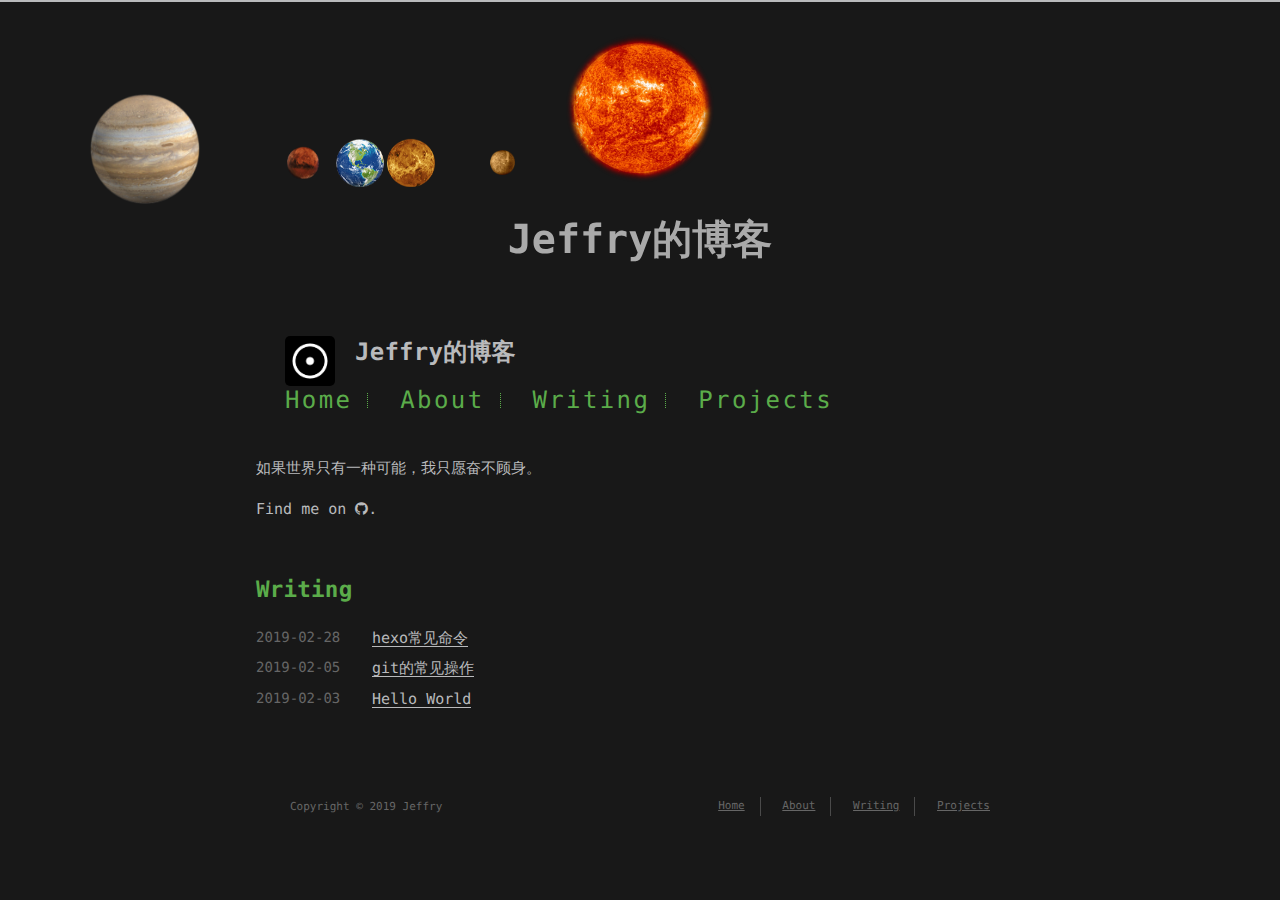
<file: index.html>
<!DOCTYPE html>
<html lang=zh>
<head><meta name="generator" content="Hexo 3.8.0">
    <!-- so meta -->
    <meta charset="utf-8">
    <meta http-equiv="X-UA-Compatible" content="IE=edge">
    <meta name="HandheldFriendly" content="True">
    <meta name="viewport" content="width=device-width, initial-scale=1, maximum-scale=1">
    <meta name="description" content="如果世界只有一种可能，我只愿奋不顾身。">
<meta name="keywords" content="Jeffry">
<meta property="og:type" content="website">
<meta property="og:title" content="Jeffry的博客">
<meta property="og:url" content="http://yoursite.com/index.html">
<meta property="og:site_name" content="Jeffry的博客">
<meta property="og:description" content="如果世界只有一种可能，我只愿奋不顾身。">
<meta property="og:locale" content="zh-Hans">
<meta name="twitter:card" content="summary">
<meta name="twitter:title" content="Jeffry的博客">
<meta name="twitter:description" content="如果世界只有一种可能，我只愿奋不顾身。">
    
    
        
          
              <link rel="shortcut icon" href="/images/favicon.ico">
          
        
        
          
            <link rel="icon" type="image/png" href="/images/favicon-192x192.png" sizes="192x192">
          
        
        
          
            <link rel="apple-touch-icon" sizes="180x180" href="/images/apple-touch-icon.png">
          
        
    
    <!-- title -->
    <title>Jeffry的博客</title>
    <!-- styles -->
    <link rel="stylesheet" href="/lib/font-awesome/css/font-awesome.min.css">
    <link rel="stylesheet" href="/lib/meslo-LG/styles.css">
    <link rel="stylesheet" href="/lib/justified-gallery/justifiedGallery.min.css">
    <link rel="stylesheet" href="/css/style.css">
    <!-- rss -->
    
    
    <!-- jquery -->
    <script src="/lib/jquery/jquery.min.js"></script>
</head>

<body>
    <div class="banner">
<div id="blogtitel" class="blogtitel">Jeffry的博客</div>
<ul id="wrapper" class="wrapper">
  <div class="sun">
    <div class="star"></div>
  </div>
  <div class="mercury">
    <div class="planet">
      <div class="shadow"></div>
    </div>
  </div>
  <div class="venus">
    <div class="planet">
      <div class="shadow"></div>
    </div>
  </div>
  <div class="earth">
    <div class="planet"><div class="shadow"></div></div>
  </div>
  <div class="mars">
    <div class="planet"><div class="shadow"></div></div>
  </div>
  <div class="jupiter">
    <div class="planet"><div class="shadow"></div></div>
  </div>
</ul>
</div>

    <div class="background">
      
      <div class="content index width mx-auto px2 my4">
          
            <header id="header">
  <a href="/">
  
    
      <div id="logo" style="background-image: url(/images/logo.png);"></div>
    
  
    <div id="title">
      <h1>Jeffry的博客</h1>
    </div>
  </a>
  <div id="nav">
    <ul>
      <li class="icon">
        <a href="#"><i class="fa fa-bars fa-2x"></i></a>
      </li>
       
        <li><a href="http://www.jeffry.top">Home</a></li>
       
        <li><a href="/about/">About</a></li>
       
        <li><a href="/archives/">Writing</a></li>
       
        <li><a href="http://github.com/tzvetkov75">Projects</a></li>
      
    </ul>
  </div>
</header>

          
          <section id="about">
  
    <p>如果世界只有一种可能，我只愿奋不顾身。</p>

  
  <p style="display: inline">
    
      Find me on
      <ul id="sociallinks">
        
          <li><a class="icon" target="_blank" href="https://github.com/Program-Man" title="github"><i class="fa fa-github"></i></a></li>
        
      </ul>.
    
  </p>
</section>

<section id="writing">
  <span class="h1"><a href="/archives">Writing</a></span>
  <ul class="post-list">
    
      <li class="post-item">
        
    <div class="meta">
        <time datetime="2019-02-28T03:38:35.000Z" itemprop="datePublished">2019-02-28</time>
    </div>


        <span>
    
        <a class="" href="/2019/02/28/hexo常见命令/">hexo常见命令</a>
    


</span>
      </li>
    
      <li class="post-item">
        
    <div class="meta">
        <time datetime="2019-02-05T06:54:40.000Z" itemprop="datePublished">2019-02-05</time>
    </div>


        <span>
    
        <a class="" href="/2019/02/05/git的常见操作/">git的常见操作</a>
    


</span>
      </li>
    
      <li class="post-item">
        
    <div class="meta">
        <time datetime="2019-02-03T06:54:40.000Z" itemprop="datePublished">2019-02-03</time>
    </div>


        <span>
    
        <a class="" href="/2019/02/03/hello-world/">Hello World</a>
    


</span>
      </li>
    
  </ul>
</section>



      </div>
      
      <footer id="footer">
  <div class="footer-left">
    Copyright &copy; 2019 Jeffry
  </div>
  <div class="footer-right">
    <nav>
      <ul>
         
          <li><a href="http://www.jeffry.top">Home</a></li>
         
          <li><a href="/about/">About</a></li>
         
          <li><a href="/archives/">Writing</a></li>
         
          <li><a href="http://github.com/tzvetkov75">Projects</a></li>
        
      </ul>
    </nav>
  </div>
</footer>

      <script src="/lib/justified-gallery/jquery.justifiedGallery.min.js"></script>
<script src="/js/main.js"></script>
<!-- Google Analytics -->

<!-- Disqus Comments -->


    </div>
</body>
</html>
</file>
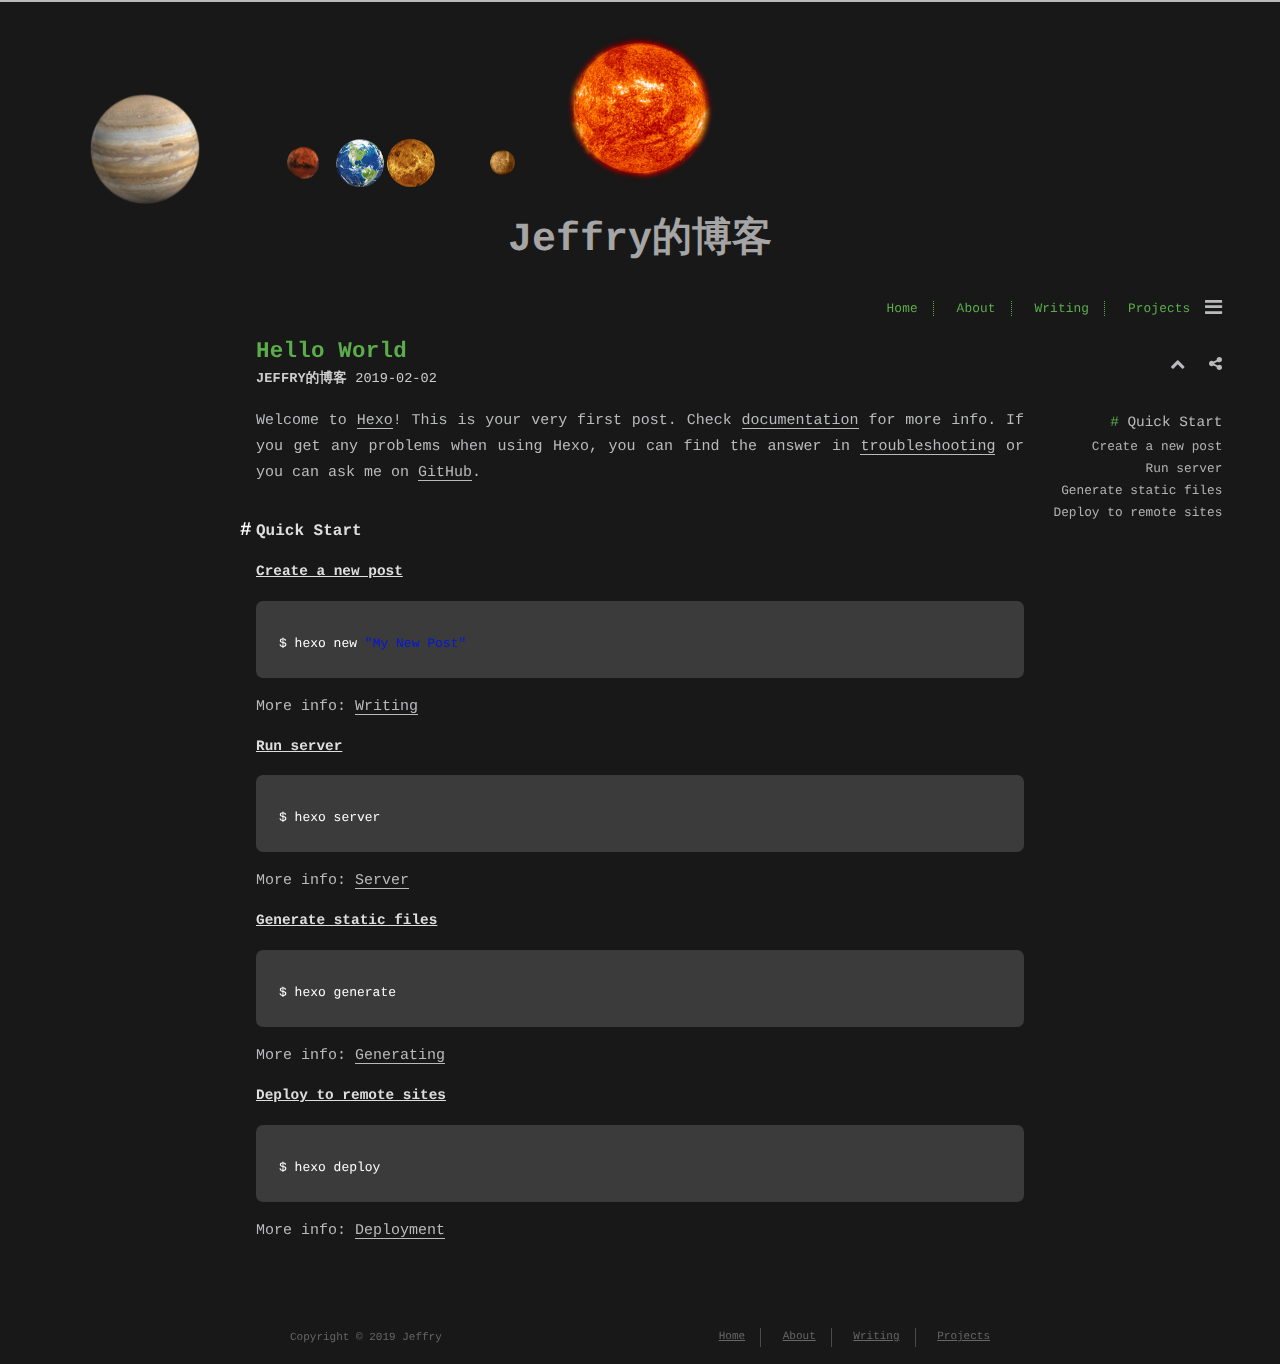
<file: 2019/02/02/hello-world/index.html>
<!DOCTYPE html>
<html>
<head><meta name="generator" content="Hexo 3.8.0">
    <!-- so meta -->
    <meta charset="utf-8">
    <meta http-equiv="X-UA-Compatible" content="IE=edge">
    <meta name="HandheldFriendly" content="True">
    <meta name="viewport" content="width=device-width, initial-scale=1, maximum-scale=1">
    <meta name="description" content="Welcome to Hexo! This is your very first post. Check documentation for more info. If you get any problems when using Hexo, you can find the answer in troubleshooting or you can ask me on GitHub. Quick">
<meta property="og:type" content="article">
<meta property="og:title" content="Hello World">
<meta property="og:url" content="http://yoursite.com/2019/02/02/hello-world/index.html">
<meta property="og:site_name" content="Jeffry的博客">
<meta property="og:description" content="Welcome to Hexo! This is your very first post. Check documentation for more info. If you get any problems when using Hexo, you can find the answer in troubleshooting or you can ask me on GitHub. Quick">
<meta property="og:locale" content="default">
<meta property="og:updated_time" content="2019-02-02T14:44:43.907Z">
<meta name="twitter:card" content="summary">
<meta name="twitter:title" content="Hello World">
<meta name="twitter:description" content="Welcome to Hexo! This is your very first post. Check documentation for more info. If you get any problems when using Hexo, you can find the answer in troubleshooting or you can ask me on GitHub. Quick">
    
    
        
          
              <link rel="shortcut icon" href="/images/favicon.ico">
          
        
        
          
            <link rel="icon" type="image/png" href="/images/favicon-192x192.png" sizes="192x192">
          
        
        
          
            <link rel="apple-touch-icon" sizes="180x180" href="/images/apple-touch-icon.png">
          
        
    
    <!-- title -->
    <title>Hello World</title>
    <!-- styles -->
    <link rel="stylesheet" href="/lib/font-awesome/css/font-awesome.min.css">
    <link rel="stylesheet" href="/lib/meslo-LG/styles.css">
    <link rel="stylesheet" href="/lib/justified-gallery/justifiedGallery.min.css">
    <link rel="stylesheet" href="/css/style.css">
    <!-- rss -->
    
    
    <!-- jquery -->
    <script src="/lib/jquery/jquery.min.js"></script>
</head>

<body>
    <div class="banner">
<div id="blogtitel" class="blogtitel">Jeffry的博客</div>
<ul id="wrapper" class="wrapper">
  <div class="sun">
    <div class="star"></div>
  </div>
  <div class="mercury">
    <div class="planet">
      <div class="shadow"></div>
    </div>
  </div>
  <div class="venus">
    <div class="planet">
      <div class="shadow"></div>
    </div>
  </div>
  <div class="earth">
    <div class="planet"><div class="shadow"></div></div>
  </div>
  <div class="mars">
    <div class="planet"><div class="shadow"></div></div>
  </div>
  <div class="jupiter">
    <div class="planet"><div class="shadow"></div></div>
  </div>
</ul>
</div>

    <div class="background">
      
        <div id="header-post">
  <a id="menu-icon" href="#"><i class="fa fa-bars fa-lg"></i></a>
  <a id="menu-icon-tablet" href="#"><i class="fa fa-bars fa-lg"></i></a>
  <a id="top-icon-tablet" href="#" onclick="$('html, body').animate({ scrollTop: 0 }, 'fast');" style="display:none;"><i class="fa fa-chevron-up fa-lg"></i></a>
  <span id="menu">
    <span id="nav">
      <ul>
         
          <li><a href="/home/">Home</a></li>
         
          <li><a href="/about/">About</a></li>
         
          <li><a href="/archives/">Writing</a></li>
         
          <li><a href="http://github.com/tzvetkov75">Projects</a></li>
        
      </ul>
    </span>
    <br>
    <span id="actions">
      <ul>
        
        
        <li><a class="icon" href="#" onclick="$('html, body').animate({ scrollTop: 0 }, 'fast');"><i class="fa fa-chevron-up" aria-hidden="true" onmouseover="$("#i-top").toggle();" onmouseout="$("#i-top").toggle();"></i></a></li>
        <li><a class="icon" href="#"><i class="fa fa-share-alt" aria-hidden="true" onmouseover="$("#i-share").toggle();" onmouseout="$("#i-share").toggle();" onclick="$("#share").toggle();return false;"></i></a></li>
      </ul>
      <span id="i-prev" class="info" style="display:none;">Previous post</span>
      <span id="i-next" class="info" style="display:none;">Next post</span>
      <span id="i-top" class="info" style="display:none;">Back to top</span>
      <span id="i-share" class="info" style="display:none;">Share post</span>
    </span>
    <br>
    <div id="share" style="display: none">
      <ul>
  <li><a class="icon" href="http://www.facebook.com/sharer.php?u=http://yoursite.com/2019/02/02/hello-world/"><i class="fa fa-facebook " aria-hidden="true"></i></a></li>
  <li><a class="icon" href="https://twitter.com/share?url=http://yoursite.com/2019/02/02/hello-world/&text=Hello World"><i class="fa fa-twitter " aria-hidden="true"></i></a></li>
  <li><a class="icon" href="http://www.linkedin.com/shareArticle?url=http://yoursite.com/2019/02/02/hello-world/&title=Hello World"><i class="fa fa-linkedin " aria-hidden="true"></i></a></li>
  <li><a class="icon" href="https://pinterest.com/pin/create/bookmarklet/?url=http://yoursite.com/2019/02/02/hello-world/&is_video=false&description=Hello World"><i class="fa fa-pinterest " aria-hidden="true"></i></a></li>
  <li><a class="icon" href="mailto:?subject=Hello World&body=Check out this article: http://yoursite.com/2019/02/02/hello-world/"><i class="fa fa-envelope " aria-hidden="true"></i></a></li>
  <li><a class="icon" href="https://getpocket.com/save?url=http://yoursite.com/2019/02/02/hello-world/&title=Hello World"><i class="fa fa-get-pocket " aria-hidden="true"></i></a></li>
  <li><a class="icon" href="http://reddit.com/submit?url=http://yoursite.com/2019/02/02/hello-world/&title=Hello World"><i class="fa fa-reddit " aria-hidden="true"></i></a></li>
  <li><a class="icon" href="http://www.stumbleupon.com/submit?url=http://yoursite.com/2019/02/02/hello-world/&title=Hello World"><i class="fa fa-stumbleupon " aria-hidden="true"></i></a></li>
  <li><a class="icon" href="http://digg.com/submit?url=http://yoursite.com/2019/02/02/hello-world/&title=Hello World"><i class="fa fa-digg " aria-hidden="true"></i></a></li>
  <li><a class="icon" href="http://www.tumblr.com/share/link?url=http://yoursite.com/2019/02/02/hello-world/&name=Hello World&description="><i class="fa fa-tumblr " aria-hidden="true"></i></a></li>
</ul>

    </div>
    <div id="toc">
      <ol class="toc"><li class="toc-item toc-level-2"><a class="toc-link" href="#Quick-Start"><span class="toc-number">1.</span> <span class="toc-text">Quick Start</span></a><ol class="toc-child"><li class="toc-item toc-level-3"><a class="toc-link" href="#Create-a-new-post"><span class="toc-number">1.1.</span> <span class="toc-text">Create a new post</span></a></li><li class="toc-item toc-level-3"><a class="toc-link" href="#Run-server"><span class="toc-number">1.2.</span> <span class="toc-text">Run server</span></a></li><li class="toc-item toc-level-3"><a class="toc-link" href="#Generate-static-files"><span class="toc-number">1.3.</span> <span class="toc-text">Generate static files</span></a></li><li class="toc-item toc-level-3"><a class="toc-link" href="#Deploy-to-remote-sites"><span class="toc-number">1.4.</span> <span class="toc-text">Deploy to remote sites</span></a></li></ol></li></ol>
    </div>
  </span>
</div>

      
      <div class="content index width mx-auto px2 my4">
          
          <article class="post" itemscope="" itemtype="http://schema.org/BlogPosting">
  <header>
    
    <h1 class="posttitle" itemprop="name headline">
        Hello World
    </h1>



    <div class="meta">
      <span class="author" itemprop="author" itemscope="" itemtype="http://schema.org/Person">
        <span itemprop="name">Jeffry的博客</span>
      </span>
      
    <div class="postdate">
        <time datetime="2019-02-02T14:44:43.907Z" itemprop="datePublished">2019-02-02</time>
    </div>


      

    </div>
  </header>
  

  <div class="content" itemprop="articleBody">
    <p>Welcome to <a href="https://hexo.io/" target="_blank" rel="noopener">Hexo</a>! This is your very first post. Check <a href="https://hexo.io/docs/" target="_blank" rel="noopener">documentation</a> for more info. If you get any problems when using Hexo, you can find the answer in <a href="https://hexo.io/docs/troubleshooting.html" target="_blank" rel="noopener">troubleshooting</a> or you can ask me on <a href="https://github.com/hexojs/hexo/issues" target="_blank" rel="noopener">GitHub</a>.</p>
<h2 id="Quick-Start"><a href="#Quick-Start" class="headerlink" title="Quick Start"></a>Quick Start</h2><h3 id="Create-a-new-post"><a href="#Create-a-new-post" class="headerlink" title="Create a new post"></a>Create a new post</h3><figure class="highlight bash"><table><tr><td class="gutter"><pre><span class="line">1</span><br></pre></td><td class="code"><pre><span class="line">$ hexo new <span class="string">"My New Post"</span></span><br></pre></td></tr></table></figure>
<p>More info: <a href="https://hexo.io/docs/writing.html" target="_blank" rel="noopener">Writing</a></p>
<h3 id="Run-server"><a href="#Run-server" class="headerlink" title="Run server"></a>Run server</h3><figure class="highlight bash"><table><tr><td class="gutter"><pre><span class="line">1</span><br></pre></td><td class="code"><pre><span class="line">$ hexo server</span><br></pre></td></tr></table></figure>
<p>More info: <a href="https://hexo.io/docs/server.html" target="_blank" rel="noopener">Server</a></p>
<h3 id="Generate-static-files"><a href="#Generate-static-files" class="headerlink" title="Generate static files"></a>Generate static files</h3><figure class="highlight bash"><table><tr><td class="gutter"><pre><span class="line">1</span><br></pre></td><td class="code"><pre><span class="line">$ hexo generate</span><br></pre></td></tr></table></figure>
<p>More info: <a href="https://hexo.io/docs/generating.html" target="_blank" rel="noopener">Generating</a></p>
<h3 id="Deploy-to-remote-sites"><a href="#Deploy-to-remote-sites" class="headerlink" title="Deploy to remote sites"></a>Deploy to remote sites</h3><figure class="highlight bash"><table><tr><td class="gutter"><pre><span class="line">1</span><br></pre></td><td class="code"><pre><span class="line">$ hexo deploy</span><br></pre></td></tr></table></figure>
<p>More info: <a href="https://hexo.io/docs/deployment.html" target="_blank" rel="noopener">Deployment</a></p>

  </div>
</article>



      </div>
      
       <div id="footer-post-container">
  <div id="footer-post">

    <div id="nav-footer" style="display: none">
      <ul>
         
          <li><a href="/home/">Home</a></li>
         
          <li><a href="/about/">About</a></li>
         
          <li><a href="/archives/">Writing</a></li>
         
          <li><a href="http://github.com/tzvetkov75">Projects</a></li>
        
      </ul>
    </div>

    <div id="toc-footer" style="display: none">
      <ol class="toc"><li class="toc-item toc-level-2"><a class="toc-link" href="#Quick-Start"><span class="toc-number">1.</span> <span class="toc-text">Quick Start</span></a><ol class="toc-child"><li class="toc-item toc-level-3"><a class="toc-link" href="#Create-a-new-post"><span class="toc-number">1.1.</span> <span class="toc-text">Create a new post</span></a></li><li class="toc-item toc-level-3"><a class="toc-link" href="#Run-server"><span class="toc-number">1.2.</span> <span class="toc-text">Run server</span></a></li><li class="toc-item toc-level-3"><a class="toc-link" href="#Generate-static-files"><span class="toc-number">1.3.</span> <span class="toc-text">Generate static files</span></a></li><li class="toc-item toc-level-3"><a class="toc-link" href="#Deploy-to-remote-sites"><span class="toc-number">1.4.</span> <span class="toc-text">Deploy to remote sites</span></a></li></ol></li></ol>
    </div>

    <div id="share-footer" style="display: none">
      <ul>
  <li><a class="icon" href="http://www.facebook.com/sharer.php?u=http://yoursite.com/2019/02/02/hello-world/"><i class="fa fa-facebook fa-lg" aria-hidden="true"></i></a></li>
  <li><a class="icon" href="https://twitter.com/share?url=http://yoursite.com/2019/02/02/hello-world/&text=Hello World"><i class="fa fa-twitter fa-lg" aria-hidden="true"></i></a></li>
  <li><a class="icon" href="http://www.linkedin.com/shareArticle?url=http://yoursite.com/2019/02/02/hello-world/&title=Hello World"><i class="fa fa-linkedin fa-lg" aria-hidden="true"></i></a></li>
  <li><a class="icon" href="https://pinterest.com/pin/create/bookmarklet/?url=http://yoursite.com/2019/02/02/hello-world/&is_video=false&description=Hello World"><i class="fa fa-pinterest fa-lg" aria-hidden="true"></i></a></li>
  <li><a class="icon" href="mailto:?subject=Hello World&body=Check out this article: http://yoursite.com/2019/02/02/hello-world/"><i class="fa fa-envelope fa-lg" aria-hidden="true"></i></a></li>
  <li><a class="icon" href="https://getpocket.com/save?url=http://yoursite.com/2019/02/02/hello-world/&title=Hello World"><i class="fa fa-get-pocket fa-lg" aria-hidden="true"></i></a></li>
  <li><a class="icon" href="http://reddit.com/submit?url=http://yoursite.com/2019/02/02/hello-world/&title=Hello World"><i class="fa fa-reddit fa-lg" aria-hidden="true"></i></a></li>
  <li><a class="icon" href="http://www.stumbleupon.com/submit?url=http://yoursite.com/2019/02/02/hello-world/&title=Hello World"><i class="fa fa-stumbleupon fa-lg" aria-hidden="true"></i></a></li>
  <li><a class="icon" href="http://digg.com/submit?url=http://yoursite.com/2019/02/02/hello-world/&title=Hello World"><i class="fa fa-digg fa-lg" aria-hidden="true"></i></a></li>
  <li><a class="icon" href="http://www.tumblr.com/share/link?url=http://yoursite.com/2019/02/02/hello-world/&name=Hello World&description="><i class="fa fa-tumblr fa-lg" aria-hidden="true"></i></a></li>
</ul>

    </div>

    <div id="actions-footer">
      <ul>
        <li id="toc"><a class="icon" href="#" onclick="$("#toc-footer").toggle();return false;"><i class="fa fa-list fa-lg" aria-hidden="true"></i> TOC</a></li>
        <li id="share"><a class="icon" href="#" onclick="$("#share-footer").toggle();return false;"><i class="fa fa-share-alt fa-lg" aria-hidden="true"></i> Share</a></li>
        <li id="top" style="display:none"><a class="icon" href="#" onclick="$('html, body').animate({ scrollTop: 0 }, 'fast');"><i class="fa fa-chevron-up fa-lg" aria-hidden="true"></i> Top</a></li>
        <li id="menu"><a class="icon" href="#" onclick="$("#nav-footer").toggle();return false;"><i class="fa fa-bars fa-lg" aria-hidden="true"></i> Menu</a></li>
      </ul>
    </div>

  </div>
</div>

      
      <footer id="footer">
  <div class="footer-left">
    Copyright &copy; 2019 Jeffry
  </div>
  <div class="footer-right">
    <nav>
      <ul>
         
          <li><a href="/home/">Home</a></li>
         
          <li><a href="/about/">About</a></li>
         
          <li><a href="/archives/">Writing</a></li>
         
          <li><a href="http://github.com/tzvetkov75">Projects</a></li>
        
      </ul>
    </nav>
  </div>
</footer>

      <script src="/lib/justified-gallery/jquery.justifiedGallery.min.js"></script>
<script src="/js/main.js"></script>
<!-- Google Analytics -->

<!-- Disqus Comments -->


    </div>
</body>
</html>
</file>
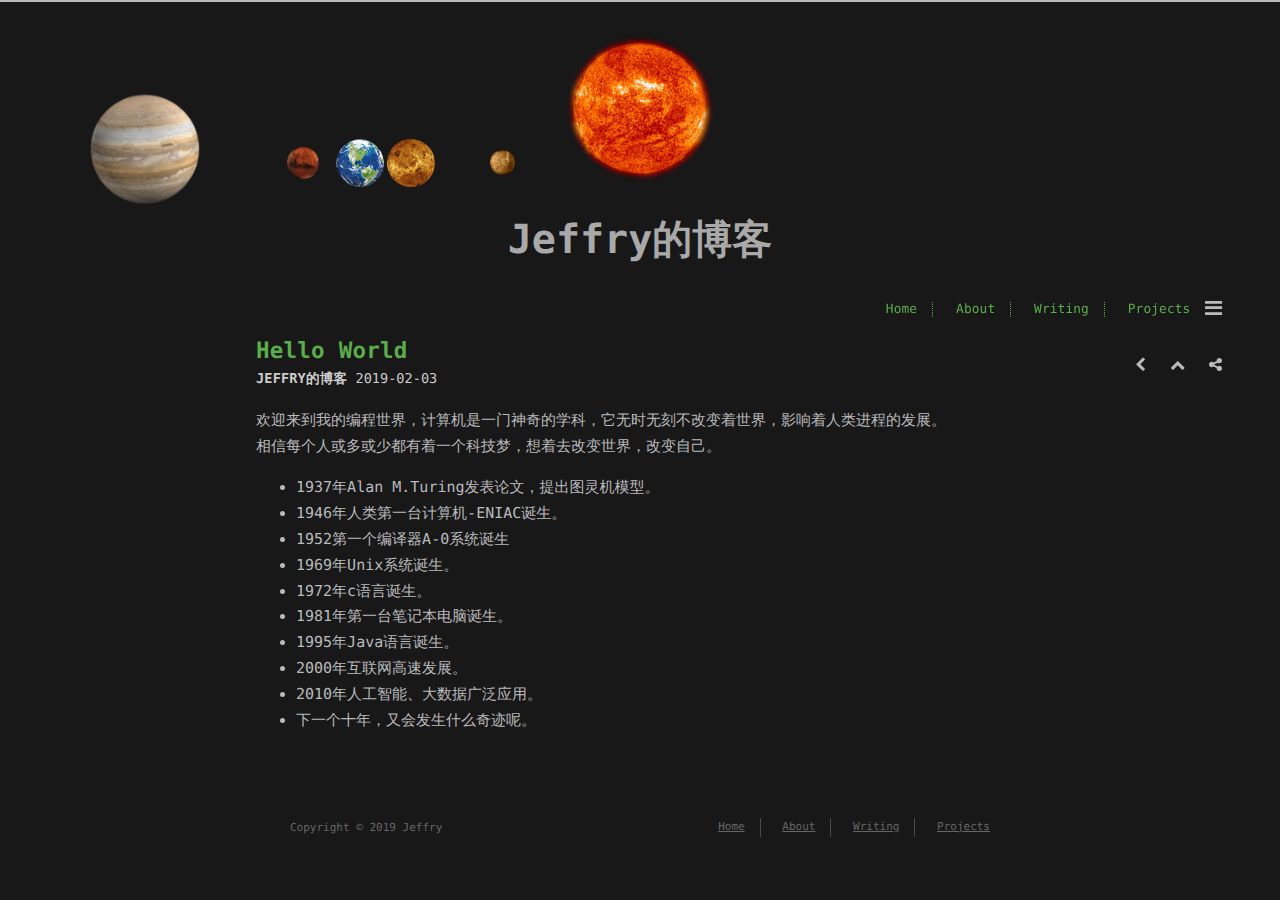
<file: 2019/02/03/hello-world/index.html>
<!DOCTYPE html>
<html lang=zh>
<head><meta name="generator" content="Hexo 3.8.0">
    <!-- so meta -->
    <meta charset="utf-8">
    <meta http-equiv="X-UA-Compatible" content="IE=edge">
    <meta name="HandheldFriendly" content="True">
    <meta name="viewport" content="width=device-width, initial-scale=1, maximum-scale=1">
    <meta name="description" content="欢迎来到我的编程世界，计算机是一门神奇的学科，它无时无刻不改变着世界，影响着人类进程的发展。相信每个人或多或少都有着一个科技梦，想着去改变世界，改变自己。  1937年Alan M.Turing发表论文，提出图灵机模型。 1946年人类第一台计算机-ENIAC诞生。 1952第一个编译器A-0系统诞生 1969年Unix系统诞生。 1972年c语言诞生。 1981年第一台笔记本电脑诞生。 1995">
<meta name="keywords" content="Jeffry">
<meta property="og:type" content="article">
<meta property="og:title" content="Hello World">
<meta property="og:url" content="http://yoursite.com/2019/02/03/hello-world/index.html">
<meta property="og:site_name" content="Jeffry的博客">
<meta property="og:description" content="欢迎来到我的编程世界，计算机是一门神奇的学科，它无时无刻不改变着世界，影响着人类进程的发展。相信每个人或多或少都有着一个科技梦，想着去改变世界，改变自己。  1937年Alan M.Turing发表论文，提出图灵机模型。 1946年人类第一台计算机-ENIAC诞生。 1952第一个编译器A-0系统诞生 1969年Unix系统诞生。 1972年c语言诞生。 1981年第一台笔记本电脑诞生。 1995">
<meta property="og:locale" content="zh-Hans">
<meta property="og:updated_time" content="2019-02-05T07:07:03.703Z">
<meta name="twitter:card" content="summary">
<meta name="twitter:title" content="Hello World">
<meta name="twitter:description" content="欢迎来到我的编程世界，计算机是一门神奇的学科，它无时无刻不改变着世界，影响着人类进程的发展。相信每个人或多或少都有着一个科技梦，想着去改变世界，改变自己。  1937年Alan M.Turing发表论文，提出图灵机模型。 1946年人类第一台计算机-ENIAC诞生。 1952第一个编译器A-0系统诞生 1969年Unix系统诞生。 1972年c语言诞生。 1981年第一台笔记本电脑诞生。 1995">
    
    
        
          
              <link rel="shortcut icon" href="/images/favicon.ico">
          
        
        
          
            <link rel="icon" type="image/png" href="/images/favicon-192x192.png" sizes="192x192">
          
        
        
          
            <link rel="apple-touch-icon" sizes="180x180" href="/images/apple-touch-icon.png">
          
        
    
    <!-- title -->
    <title>Hello World</title>
    <!-- styles -->
    <link rel="stylesheet" href="/lib/font-awesome/css/font-awesome.min.css">
    <link rel="stylesheet" href="/lib/meslo-LG/styles.css">
    <link rel="stylesheet" href="/lib/justified-gallery/justifiedGallery.min.css">
    <link rel="stylesheet" href="/css/style.css">
    <!-- rss -->
    
    
    <!-- jquery -->
    <script src="/lib/jquery/jquery.min.js"></script>
</head>

<body>
    <div class="banner">
<div id="blogtitel" class="blogtitel">Jeffry的博客</div>
<ul id="wrapper" class="wrapper">
  <div class="sun">
    <div class="star"></div>
  </div>
  <div class="mercury">
    <div class="planet">
      <div class="shadow"></div>
    </div>
  </div>
  <div class="venus">
    <div class="planet">
      <div class="shadow"></div>
    </div>
  </div>
  <div class="earth">
    <div class="planet"><div class="shadow"></div></div>
  </div>
  <div class="mars">
    <div class="planet"><div class="shadow"></div></div>
  </div>
  <div class="jupiter">
    <div class="planet"><div class="shadow"></div></div>
  </div>
</ul>
</div>

    <div class="background">
      
        <div id="header-post">
  <a id="menu-icon" href="#"><i class="fa fa-bars fa-lg"></i></a>
  <a id="menu-icon-tablet" href="#"><i class="fa fa-bars fa-lg"></i></a>
  <a id="top-icon-tablet" href="#" onclick="$('html, body').animate({ scrollTop: 0 }, 'fast');" style="display:none;"><i class="fa fa-chevron-up fa-lg"></i></a>
  <span id="menu">
    <span id="nav">
      <ul>
         
          <li><a href="http://www.jeffry.top">Home</a></li>
         
          <li><a href="/about/">About</a></li>
         
          <li><a href="/archives/">Writing</a></li>
         
          <li><a href="http://github.com/tzvetkov75">Projects</a></li>
        
      </ul>
    </span>
    <br>
    <span id="actions">
      <ul>
        
        <li><a class="icon" href="/2019/02/05/git的常见操作/"><i class="fa fa-chevron-left" aria-hidden="true" onmouseover="$("#i-prev").toggle();" onmouseout="$("#i-prev").toggle();"></i></a></li>
        
        
        <li><a class="icon" href="#" onclick="$('html, body').animate({ scrollTop: 0 }, 'fast');"><i class="fa fa-chevron-up" aria-hidden="true" onmouseover="$("#i-top").toggle();" onmouseout="$("#i-top").toggle();"></i></a></li>
        <li><a class="icon" href="#"><i class="fa fa-share-alt" aria-hidden="true" onmouseover="$("#i-share").toggle();" onmouseout="$("#i-share").toggle();" onclick="$("#share").toggle();return false;"></i></a></li>
      </ul>
      <span id="i-prev" class="info" style="display:none;">Previous post</span>
      <span id="i-next" class="info" style="display:none;">Next post</span>
      <span id="i-top" class="info" style="display:none;">Back to top</span>
      <span id="i-share" class="info" style="display:none;">Share post</span>
    </span>
    <br>
    <div id="share" style="display: none">
      <ul>
  <li><a class="icon" href="http://www.facebook.com/sharer.php?u=http://yoursite.com/2019/02/03/hello-world/"><i class="fa fa-facebook " aria-hidden="true"></i></a></li>
  <li><a class="icon" href="https://twitter.com/share?url=http://yoursite.com/2019/02/03/hello-world/&text=Hello World"><i class="fa fa-twitter " aria-hidden="true"></i></a></li>
  <li><a class="icon" href="http://www.linkedin.com/shareArticle?url=http://yoursite.com/2019/02/03/hello-world/&title=Hello World"><i class="fa fa-linkedin " aria-hidden="true"></i></a></li>
  <li><a class="icon" href="https://pinterest.com/pin/create/bookmarklet/?url=http://yoursite.com/2019/02/03/hello-world/&is_video=false&description=Hello World"><i class="fa fa-pinterest " aria-hidden="true"></i></a></li>
  <li><a class="icon" href="mailto:?subject=Hello World&body=Check out this article: http://yoursite.com/2019/02/03/hello-world/"><i class="fa fa-envelope " aria-hidden="true"></i></a></li>
  <li><a class="icon" href="https://getpocket.com/save?url=http://yoursite.com/2019/02/03/hello-world/&title=Hello World"><i class="fa fa-get-pocket " aria-hidden="true"></i></a></li>
  <li><a class="icon" href="http://reddit.com/submit?url=http://yoursite.com/2019/02/03/hello-world/&title=Hello World"><i class="fa fa-reddit " aria-hidden="true"></i></a></li>
  <li><a class="icon" href="http://www.stumbleupon.com/submit?url=http://yoursite.com/2019/02/03/hello-world/&title=Hello World"><i class="fa fa-stumbleupon " aria-hidden="true"></i></a></li>
  <li><a class="icon" href="http://digg.com/submit?url=http://yoursite.com/2019/02/03/hello-world/&title=Hello World"><i class="fa fa-digg " aria-hidden="true"></i></a></li>
  <li><a class="icon" href="http://www.tumblr.com/share/link?url=http://yoursite.com/2019/02/03/hello-world/&name=Hello World&description="><i class="fa fa-tumblr " aria-hidden="true"></i></a></li>
</ul>

    </div>
    <div id="toc">
      
    </div>
  </span>
</div>

      
      <div class="content index width mx-auto px2 my4">
          
          <article class="post" itemscope="" itemtype="http://schema.org/BlogPosting">
  <header>
    
    <h1 class="posttitle" itemprop="name headline">
        Hello World
    </h1>



    <div class="meta">
      <span class="author" itemprop="author" itemscope="" itemtype="http://schema.org/Person">
        <span itemprop="name">Jeffry的博客</span>
      </span>
      
    <div class="postdate">
        <time datetime="2019-02-03T06:54:40.000Z" itemprop="datePublished">2019-02-03</time>
    </div>


      

    </div>
  </header>
  

  <div class="content" itemprop="articleBody">
    <p>欢迎来到我的编程世界，计算机是一门神奇的学科，它无时无刻不改变着世界，影响着人类进程的发展。<br>相信每个人或多或少都有着一个科技梦，想着去改变世界，改变自己。</p>
<ul>
<li>1937年Alan M.Turing发表论文，提出图灵机模型。</li>
<li>1946年人类第一台计算机-ENIAC诞生。</li>
<li>1952第一个编译器A-0系统诞生</li>
<li>1969年Unix系统诞生。</li>
<li>1972年c语言诞生。</li>
<li>1981年第一台笔记本电脑诞生。</li>
<li>1995年Java语言诞生。</li>
<li>2000年互联网高速发展。</li>
<li>2010年人工智能、大数据广泛应用。</li>
<li>下一个十年，又会发生什么奇迹呢。</li>
</ul>

  </div>
</article>



      </div>
      
       <div id="footer-post-container">
  <div id="footer-post">

    <div id="nav-footer" style="display: none">
      <ul>
         
          <li><a href="http://www.jeffry.top">Home</a></li>
         
          <li><a href="/about/">About</a></li>
         
          <li><a href="/archives/">Writing</a></li>
         
          <li><a href="http://github.com/tzvetkov75">Projects</a></li>
        
      </ul>
    </div>

    <div id="toc-footer" style="display: none">
      
    </div>

    <div id="share-footer" style="display: none">
      <ul>
  <li><a class="icon" href="http://www.facebook.com/sharer.php?u=http://yoursite.com/2019/02/03/hello-world/"><i class="fa fa-facebook fa-lg" aria-hidden="true"></i></a></li>
  <li><a class="icon" href="https://twitter.com/share?url=http://yoursite.com/2019/02/03/hello-world/&text=Hello World"><i class="fa fa-twitter fa-lg" aria-hidden="true"></i></a></li>
  <li><a class="icon" href="http://www.linkedin.com/shareArticle?url=http://yoursite.com/2019/02/03/hello-world/&title=Hello World"><i class="fa fa-linkedin fa-lg" aria-hidden="true"></i></a></li>
  <li><a class="icon" href="https://pinterest.com/pin/create/bookmarklet/?url=http://yoursite.com/2019/02/03/hello-world/&is_video=false&description=Hello World"><i class="fa fa-pinterest fa-lg" aria-hidden="true"></i></a></li>
  <li><a class="icon" href="mailto:?subject=Hello World&body=Check out this article: http://yoursite.com/2019/02/03/hello-world/"><i class="fa fa-envelope fa-lg" aria-hidden="true"></i></a></li>
  <li><a class="icon" href="https://getpocket.com/save?url=http://yoursite.com/2019/02/03/hello-world/&title=Hello World"><i class="fa fa-get-pocket fa-lg" aria-hidden="true"></i></a></li>
  <li><a class="icon" href="http://reddit.com/submit?url=http://yoursite.com/2019/02/03/hello-world/&title=Hello World"><i class="fa fa-reddit fa-lg" aria-hidden="true"></i></a></li>
  <li><a class="icon" href="http://www.stumbleupon.com/submit?url=http://yoursite.com/2019/02/03/hello-world/&title=Hello World"><i class="fa fa-stumbleupon fa-lg" aria-hidden="true"></i></a></li>
  <li><a class="icon" href="http://digg.com/submit?url=http://yoursite.com/2019/02/03/hello-world/&title=Hello World"><i class="fa fa-digg fa-lg" aria-hidden="true"></i></a></li>
  <li><a class="icon" href="http://www.tumblr.com/share/link?url=http://yoursite.com/2019/02/03/hello-world/&name=Hello World&description="><i class="fa fa-tumblr fa-lg" aria-hidden="true"></i></a></li>
</ul>

    </div>

    <div id="actions-footer">
      <ul>
        <li id="toc"><a class="icon" href="#" onclick="$("#toc-footer").toggle();return false;"><i class="fa fa-list fa-lg" aria-hidden="true"></i> TOC</a></li>
        <li id="share"><a class="icon" href="#" onclick="$("#share-footer").toggle();return false;"><i class="fa fa-share-alt fa-lg" aria-hidden="true"></i> Share</a></li>
        <li id="top" style="display:none"><a class="icon" href="#" onclick="$('html, body').animate({ scrollTop: 0 }, 'fast');"><i class="fa fa-chevron-up fa-lg" aria-hidden="true"></i> Top</a></li>
        <li id="menu"><a class="icon" href="#" onclick="$("#nav-footer").toggle();return false;"><i class="fa fa-bars fa-lg" aria-hidden="true"></i> Menu</a></li>
      </ul>
    </div>

  </div>
</div>

      
      <footer id="footer">
  <div class="footer-left">
    Copyright &copy; 2019 Jeffry
  </div>
  <div class="footer-right">
    <nav>
      <ul>
         
          <li><a href="http://www.jeffry.top">Home</a></li>
         
          <li><a href="/about/">About</a></li>
         
          <li><a href="/archives/">Writing</a></li>
         
          <li><a href="http://github.com/tzvetkov75">Projects</a></li>
        
      </ul>
    </nav>
  </div>
</footer>

      <script src="/lib/justified-gallery/jquery.justifiedGallery.min.js"></script>
<script src="/js/main.js"></script>
<!-- Google Analytics -->

<!-- Disqus Comments -->


    </div>
</body>
</html>
</file>
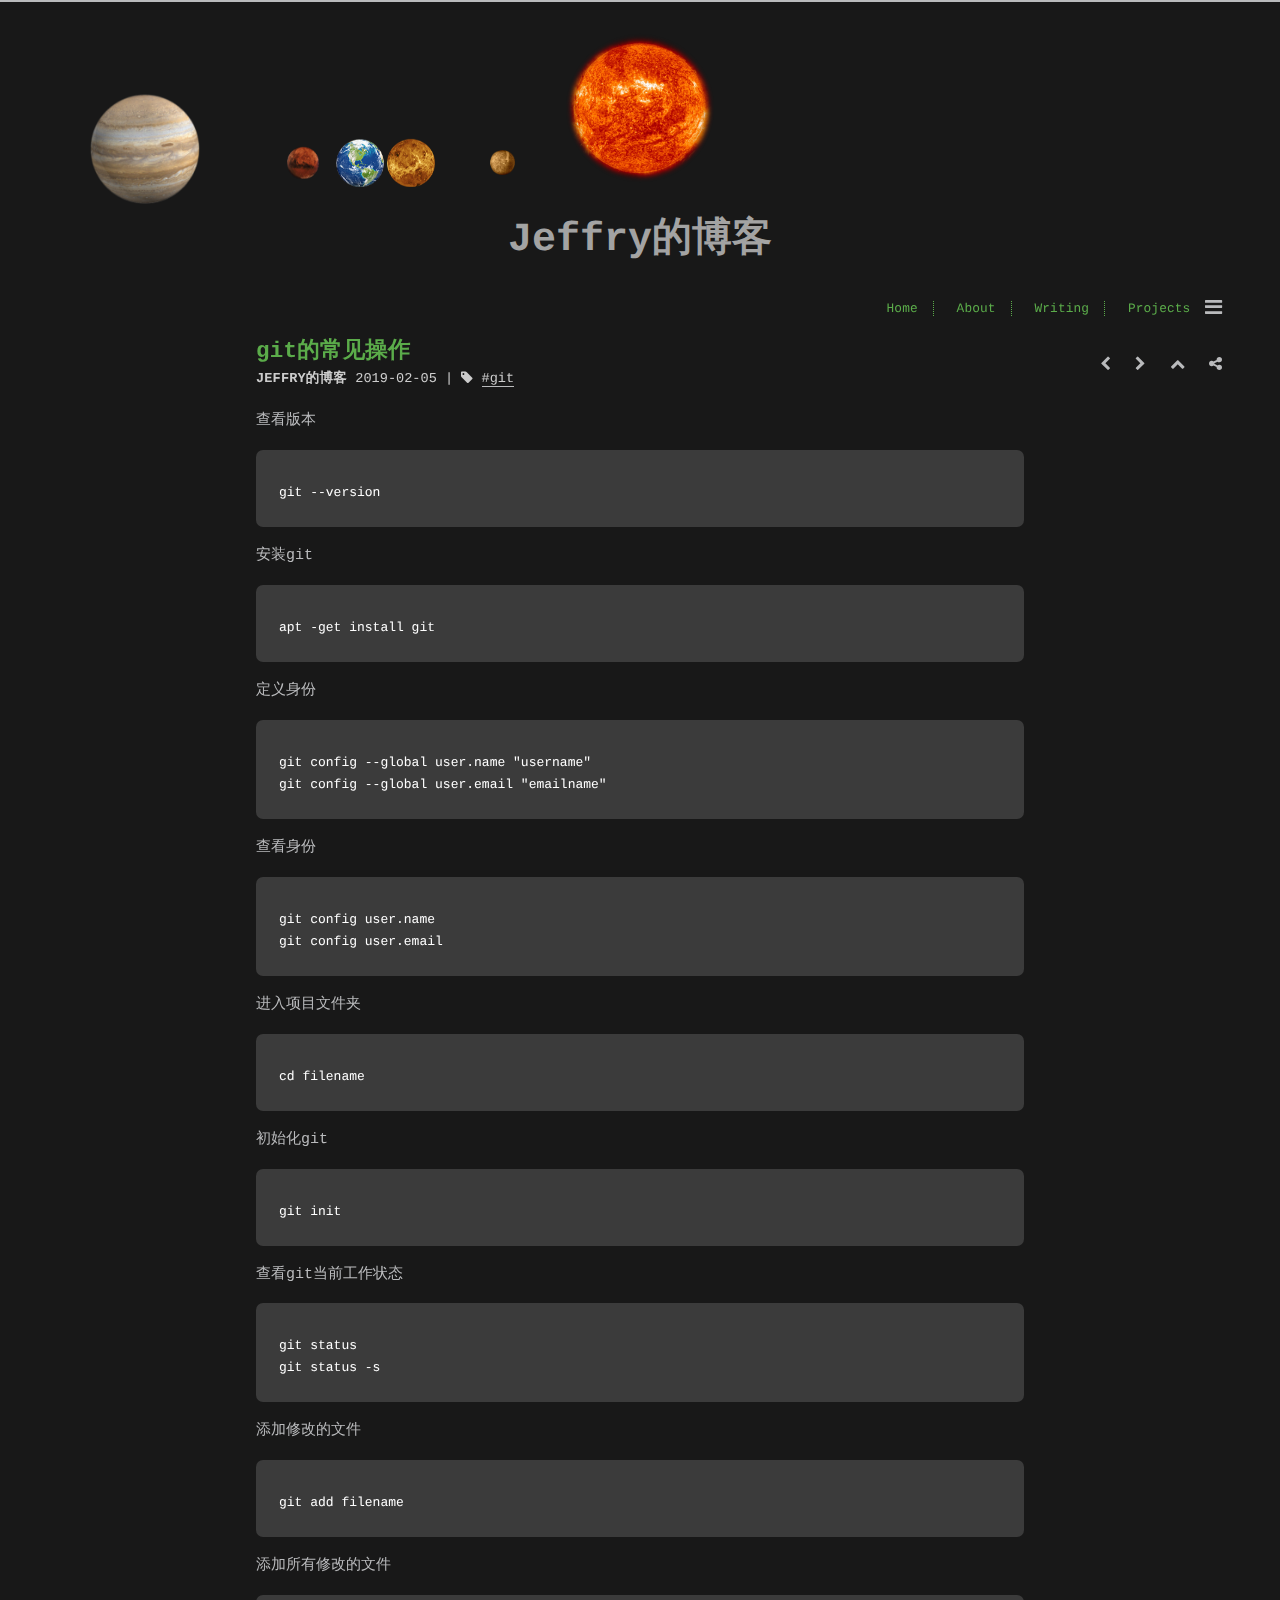
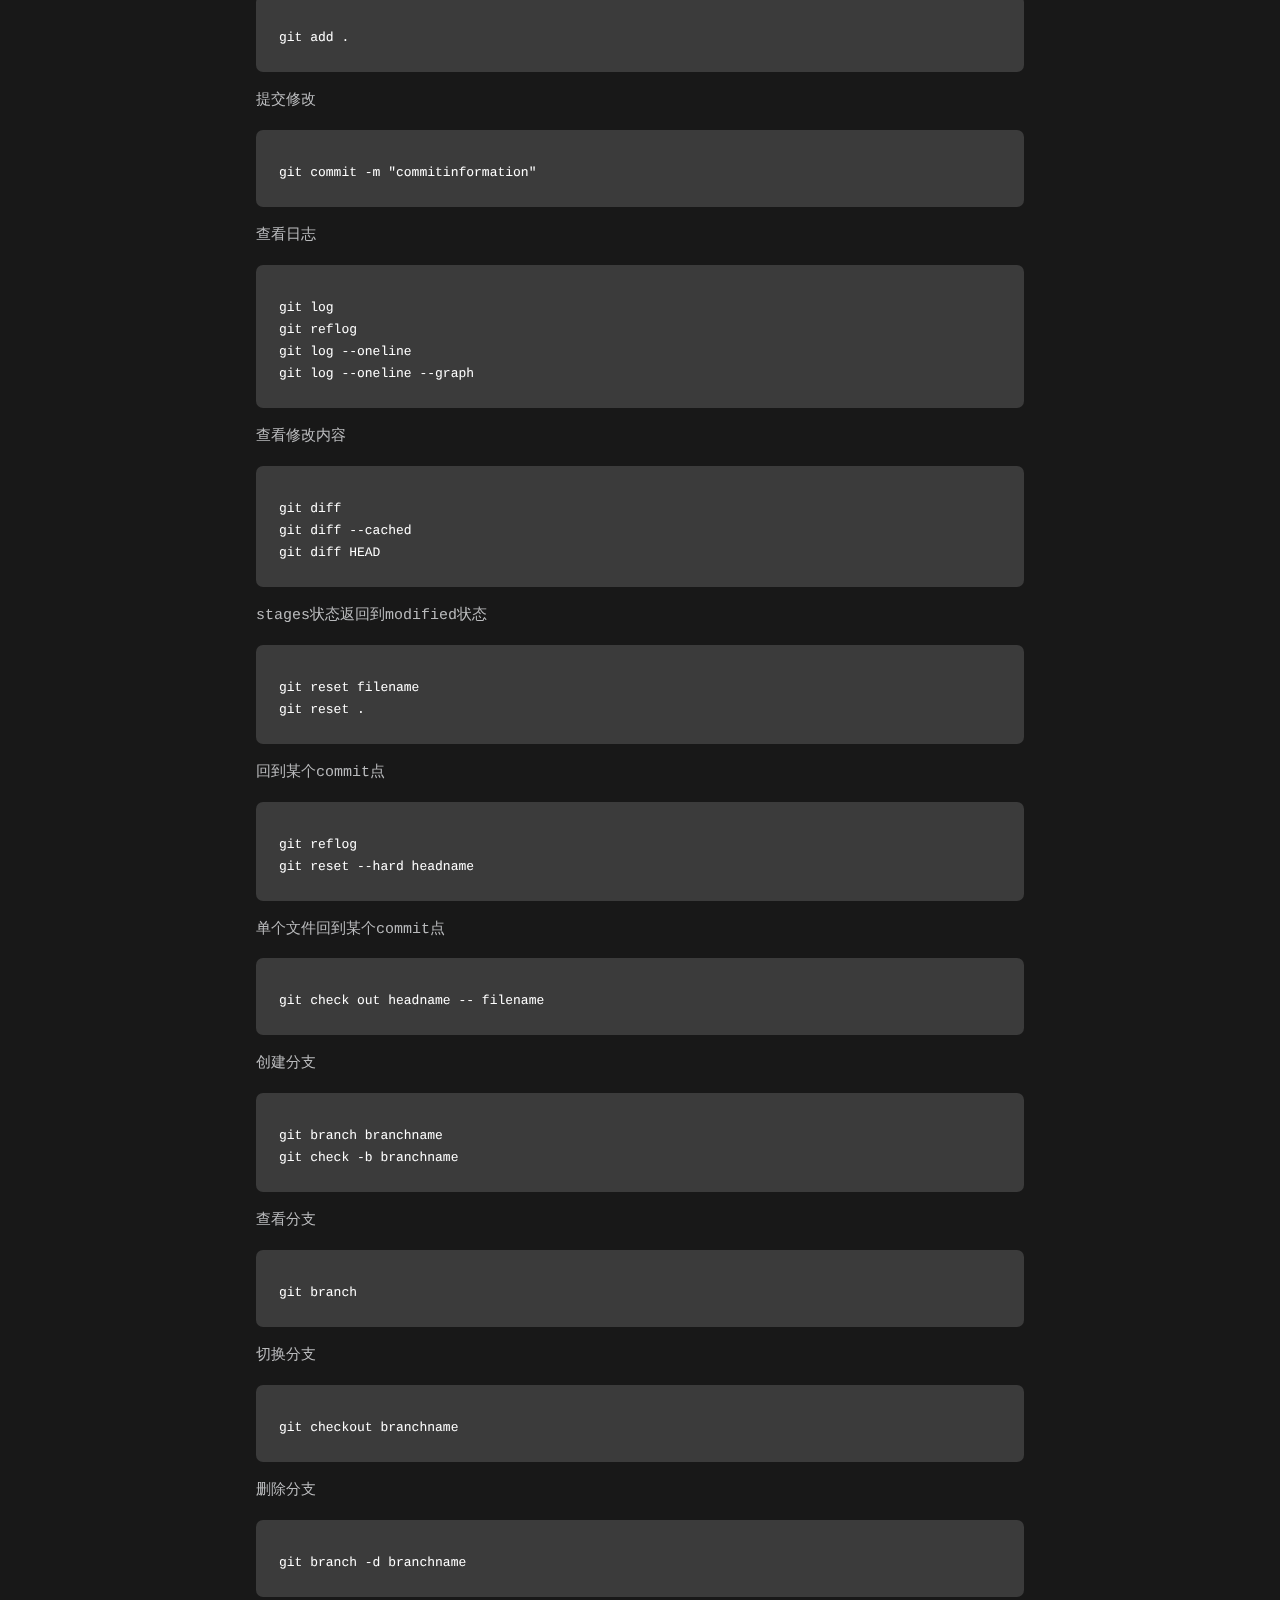
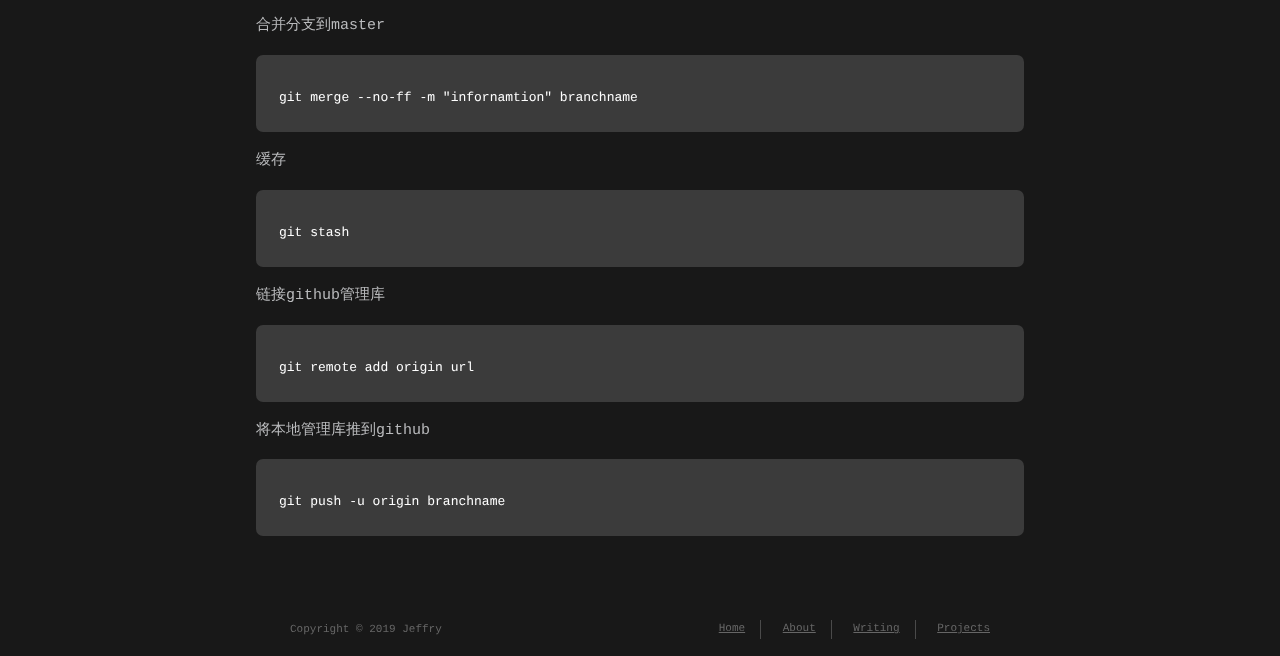
<file: 2019/02/05/git的常见操作/index.html>
<!DOCTYPE html>
<html lang=zh>
<head><meta name="generator" content="Hexo 3.8.0">
    <!-- so meta -->
    <meta charset="utf-8">
    <meta http-equiv="X-UA-Compatible" content="IE=edge">
    <meta name="HandheldFriendly" content="True">
    <meta name="viewport" content="width=device-width, initial-scale=1, maximum-scale=1">
    <meta name="description" content="查看版本1git --version 安装git1apt -get install git 定义身份12git config --global user.name &amp;quot;username&amp;quot;git config --global user.email &amp;quot;emailname&amp;quot; 查看身份12git config user.namegit config user.ema">
<meta name="keywords" content="git">
<meta property="og:type" content="article">
<meta property="og:title" content="git的常见操作">
<meta property="og:url" content="http://yoursite.com/2019/02/05/git的常见操作/index.html">
<meta property="og:site_name" content="Jeffry的博客">
<meta property="og:description" content="查看版本1git --version 安装git1apt -get install git 定义身份12git config --global user.name &amp;quot;username&amp;quot;git config --global user.email &amp;quot;emailname&amp;quot; 查看身份12git config user.namegit config user.ema">
<meta property="og:locale" content="zh-Hans">
<meta property="og:updated_time" content="2019-03-01T07:12:48.669Z">
<meta name="twitter:card" content="summary">
<meta name="twitter:title" content="git的常见操作">
<meta name="twitter:description" content="查看版本1git --version 安装git1apt -get install git 定义身份12git config --global user.name &amp;quot;username&amp;quot;git config --global user.email &amp;quot;emailname&amp;quot; 查看身份12git config user.namegit config user.ema">
    
    
        
          
              <link rel="shortcut icon" href="/images/favicon.ico">
          
        
        
          
            <link rel="icon" type="image/png" href="/images/favicon-192x192.png" sizes="192x192">
          
        
        
          
            <link rel="apple-touch-icon" sizes="180x180" href="/images/apple-touch-icon.png">
          
        
    
    <!-- title -->
    <title>git的常见操作</title>
    <!-- styles -->
    <link rel="stylesheet" href="/lib/font-awesome/css/font-awesome.min.css">
    <link rel="stylesheet" href="/lib/meslo-LG/styles.css">
    <link rel="stylesheet" href="/lib/justified-gallery/justifiedGallery.min.css">
    <link rel="stylesheet" href="/css/style.css">
    <!-- rss -->
    
    
    <!-- jquery -->
    <script src="/lib/jquery/jquery.min.js"></script>
</head>

<body>
    <div class="banner">
<div id="blogtitel" class="blogtitel">Jeffry的博客</div>
<ul id="wrapper" class="wrapper">
  <div class="sun">
    <div class="star"></div>
  </div>
  <div class="mercury">
    <div class="planet">
      <div class="shadow"></div>
    </div>
  </div>
  <div class="venus">
    <div class="planet">
      <div class="shadow"></div>
    </div>
  </div>
  <div class="earth">
    <div class="planet"><div class="shadow"></div></div>
  </div>
  <div class="mars">
    <div class="planet"><div class="shadow"></div></div>
  </div>
  <div class="jupiter">
    <div class="planet"><div class="shadow"></div></div>
  </div>
</ul>
</div>

    <div class="background">
      
        <div id="header-post">
  <a id="menu-icon" href="#"><i class="fa fa-bars fa-lg"></i></a>
  <a id="menu-icon-tablet" href="#"><i class="fa fa-bars fa-lg"></i></a>
  <a id="top-icon-tablet" href="#" onclick="$('html, body').animate({ scrollTop: 0 }, 'fast');" style="display:none;"><i class="fa fa-chevron-up fa-lg"></i></a>
  <span id="menu">
    <span id="nav">
      <ul>
         
          <li><a href="http://www.jeffry.top">Home</a></li>
         
          <li><a href="/about/">About</a></li>
         
          <li><a href="/archives/">Writing</a></li>
         
          <li><a href="http://github.com/tzvetkov75">Projects</a></li>
        
      </ul>
    </span>
    <br>
    <span id="actions">
      <ul>
        
        <li><a class="icon" href="/2019/02/28/hexo常见命令/"><i class="fa fa-chevron-left" aria-hidden="true" onmouseover="$("#i-prev").toggle();" onmouseout="$("#i-prev").toggle();"></i></a></li>
        
        
        <li><a class="icon" href="/2019/02/03/hello-world/"><i class="fa fa-chevron-right" aria-hidden="true" onmouseover="$("#i-next").toggle();" onmouseout="$("#i-next").toggle();"></i></a></li>
        
        <li><a class="icon" href="#" onclick="$('html, body').animate({ scrollTop: 0 }, 'fast');"><i class="fa fa-chevron-up" aria-hidden="true" onmouseover="$("#i-top").toggle();" onmouseout="$("#i-top").toggle();"></i></a></li>
        <li><a class="icon" href="#"><i class="fa fa-share-alt" aria-hidden="true" onmouseover="$("#i-share").toggle();" onmouseout="$("#i-share").toggle();" onclick="$("#share").toggle();return false;"></i></a></li>
      </ul>
      <span id="i-prev" class="info" style="display:none;">Previous post</span>
      <span id="i-next" class="info" style="display:none;">Next post</span>
      <span id="i-top" class="info" style="display:none;">Back to top</span>
      <span id="i-share" class="info" style="display:none;">Share post</span>
    </span>
    <br>
    <div id="share" style="display: none">
      <ul>
  <li><a class="icon" href="http://www.facebook.com/sharer.php?u=http://yoursite.com/2019/02/05/git的常见操作/"><i class="fa fa-facebook " aria-hidden="true"></i></a></li>
  <li><a class="icon" href="https://twitter.com/share?url=http://yoursite.com/2019/02/05/git的常见操作/&text=git的常见操作"><i class="fa fa-twitter " aria-hidden="true"></i></a></li>
  <li><a class="icon" href="http://www.linkedin.com/shareArticle?url=http://yoursite.com/2019/02/05/git的常见操作/&title=git的常见操作"><i class="fa fa-linkedin " aria-hidden="true"></i></a></li>
  <li><a class="icon" href="https://pinterest.com/pin/create/bookmarklet/?url=http://yoursite.com/2019/02/05/git的常见操作/&is_video=false&description=git的常见操作"><i class="fa fa-pinterest " aria-hidden="true"></i></a></li>
  <li><a class="icon" href="mailto:?subject=git的常见操作&body=Check out this article: http://yoursite.com/2019/02/05/git的常见操作/"><i class="fa fa-envelope " aria-hidden="true"></i></a></li>
  <li><a class="icon" href="https://getpocket.com/save?url=http://yoursite.com/2019/02/05/git的常见操作/&title=git的常见操作"><i class="fa fa-get-pocket " aria-hidden="true"></i></a></li>
  <li><a class="icon" href="http://reddit.com/submit?url=http://yoursite.com/2019/02/05/git的常见操作/&title=git的常见操作"><i class="fa fa-reddit " aria-hidden="true"></i></a></li>
  <li><a class="icon" href="http://www.stumbleupon.com/submit?url=http://yoursite.com/2019/02/05/git的常见操作/&title=git的常见操作"><i class="fa fa-stumbleupon " aria-hidden="true"></i></a></li>
  <li><a class="icon" href="http://digg.com/submit?url=http://yoursite.com/2019/02/05/git的常见操作/&title=git的常见操作"><i class="fa fa-digg " aria-hidden="true"></i></a></li>
  <li><a class="icon" href="http://www.tumblr.com/share/link?url=http://yoursite.com/2019/02/05/git的常见操作/&name=git的常见操作&description="><i class="fa fa-tumblr " aria-hidden="true"></i></a></li>
</ul>

    </div>
    <div id="toc">
      
    </div>
  </span>
</div>

      
      <div class="content index width mx-auto px2 my4">
          
          <article class="post" itemscope="" itemtype="http://schema.org/BlogPosting">
  <header>
    
    <h1 class="posttitle" itemprop="name headline">
        git的常见操作
    </h1>



    <div class="meta">
      <span class="author" itemprop="author" itemscope="" itemtype="http://schema.org/Person">
        <span itemprop="name">Jeffry的博客</span>
      </span>
      
    <div class="postdate">
        <time datetime="2019-02-05T06:54:40.000Z" itemprop="datePublished">2019-02-05</time>
    </div>


      
    <div class="article-tag">
        <i class="fa fa-tag"></i>
        <a class="tag-link" href="/tags/git/">git</a>
    </div>


    </div>
  </header>
  

  <div class="content" itemprop="articleBody">
    <p>查看版本<br><figure class="highlight plain"><table><tr><td class="gutter"><pre><span class="line">1</span><br></pre></td><td class="code"><pre><span class="line">git --version</span><br></pre></td></tr></table></figure></p>
<p>安装git<br><figure class="highlight plain"><table><tr><td class="gutter"><pre><span class="line">1</span><br></pre></td><td class="code"><pre><span class="line">apt -get install git</span><br></pre></td></tr></table></figure></p>
<p>定义身份<br><figure class="highlight plain"><table><tr><td class="gutter"><pre><span class="line">1</span><br><span class="line">2</span><br></pre></td><td class="code"><pre><span class="line">git config --global user.name &quot;username&quot;</span><br><span class="line">git config --global user.email &quot;emailname&quot;</span><br></pre></td></tr></table></figure></p>
<p>查看身份<br><figure class="highlight plain"><table><tr><td class="gutter"><pre><span class="line">1</span><br><span class="line">2</span><br></pre></td><td class="code"><pre><span class="line">git config user.name</span><br><span class="line">git config user.email</span><br></pre></td></tr></table></figure></p>
<p>进入项目文件夹<br><figure class="highlight plain"><table><tr><td class="gutter"><pre><span class="line">1</span><br></pre></td><td class="code"><pre><span class="line">cd filename</span><br></pre></td></tr></table></figure></p>
<p>初始化git<br><figure class="highlight plain"><table><tr><td class="gutter"><pre><span class="line">1</span><br></pre></td><td class="code"><pre><span class="line">git init</span><br></pre></td></tr></table></figure></p>
<p>查看git当前工作状态<br><figure class="highlight plain"><table><tr><td class="gutter"><pre><span class="line">1</span><br><span class="line">2</span><br></pre></td><td class="code"><pre><span class="line">git status</span><br><span class="line">git status -s</span><br></pre></td></tr></table></figure></p>
<p>添加修改的文件<br><figure class="highlight plain"><table><tr><td class="gutter"><pre><span class="line">1</span><br></pre></td><td class="code"><pre><span class="line">git add filename</span><br></pre></td></tr></table></figure></p>
<p>添加所有修改的文件<br><figure class="highlight plain"><table><tr><td class="gutter"><pre><span class="line">1</span><br></pre></td><td class="code"><pre><span class="line">git add .</span><br></pre></td></tr></table></figure></p>
<p>提交修改<br><figure class="highlight plain"><table><tr><td class="gutter"><pre><span class="line">1</span><br></pre></td><td class="code"><pre><span class="line">git commit -m &quot;commitinformation&quot;</span><br></pre></td></tr></table></figure></p>
<p>查看日志<br><figure class="highlight plain"><table><tr><td class="gutter"><pre><span class="line">1</span><br><span class="line">2</span><br><span class="line">3</span><br><span class="line">4</span><br></pre></td><td class="code"><pre><span class="line">git log</span><br><span class="line">git reflog</span><br><span class="line">git log --oneline</span><br><span class="line">git log --oneline --graph</span><br></pre></td></tr></table></figure></p>
<p>查看修改内容<br><figure class="highlight plain"><table><tr><td class="gutter"><pre><span class="line">1</span><br><span class="line">2</span><br><span class="line">3</span><br></pre></td><td class="code"><pre><span class="line">git diff</span><br><span class="line">git diff --cached</span><br><span class="line">git diff HEAD</span><br></pre></td></tr></table></figure></p>
<p>stages状态返回到modified状态<br><figure class="highlight plain"><table><tr><td class="gutter"><pre><span class="line">1</span><br><span class="line">2</span><br></pre></td><td class="code"><pre><span class="line">git reset filename</span><br><span class="line">git reset .</span><br></pre></td></tr></table></figure></p>
<p>回到某个commit点<br><figure class="highlight plain"><table><tr><td class="gutter"><pre><span class="line">1</span><br><span class="line">2</span><br></pre></td><td class="code"><pre><span class="line">git reflog</span><br><span class="line">git reset --hard headname</span><br></pre></td></tr></table></figure></p>
<p>单个文件回到某个commit点<br><figure class="highlight plain"><table><tr><td class="gutter"><pre><span class="line">1</span><br></pre></td><td class="code"><pre><span class="line">git check out headname -- filename</span><br></pre></td></tr></table></figure></p>
<p>创建分支<br><figure class="highlight plain"><table><tr><td class="gutter"><pre><span class="line">1</span><br><span class="line">2</span><br></pre></td><td class="code"><pre><span class="line">git branch branchname</span><br><span class="line">git check -b branchname</span><br></pre></td></tr></table></figure></p>
<p>查看分支<br><figure class="highlight plain"><table><tr><td class="gutter"><pre><span class="line">1</span><br></pre></td><td class="code"><pre><span class="line">git branch</span><br></pre></td></tr></table></figure></p>
<p>切换分支<br><figure class="highlight plain"><table><tr><td class="gutter"><pre><span class="line">1</span><br></pre></td><td class="code"><pre><span class="line">git checkout branchname</span><br></pre></td></tr></table></figure></p>
<p>删除分支<br><figure class="highlight plain"><table><tr><td class="gutter"><pre><span class="line">1</span><br></pre></td><td class="code"><pre><span class="line">git branch -d branchname</span><br></pre></td></tr></table></figure></p>
<p>合并分支到master<br><figure class="highlight plain"><table><tr><td class="gutter"><pre><span class="line">1</span><br></pre></td><td class="code"><pre><span class="line">git merge --no-ff -m &quot;infornamtion&quot; branchname</span><br></pre></td></tr></table></figure></p>
<p>缓存<br><figure class="highlight plain"><table><tr><td class="gutter"><pre><span class="line">1</span><br></pre></td><td class="code"><pre><span class="line">git stash</span><br></pre></td></tr></table></figure></p>
<p>链接github管理库<br><figure class="highlight plain"><table><tr><td class="gutter"><pre><span class="line">1</span><br></pre></td><td class="code"><pre><span class="line">git remote add origin url</span><br></pre></td></tr></table></figure></p>
<p>将本地管理库推到github<br><figure class="highlight plain"><table><tr><td class="gutter"><pre><span class="line">1</span><br></pre></td><td class="code"><pre><span class="line">git push -u origin branchname</span><br></pre></td></tr></table></figure></p>

  </div>
</article>



      </div>
      
       <div id="footer-post-container">
  <div id="footer-post">

    <div id="nav-footer" style="display: none">
      <ul>
         
          <li><a href="http://www.jeffry.top">Home</a></li>
         
          <li><a href="/about/">About</a></li>
         
          <li><a href="/archives/">Writing</a></li>
         
          <li><a href="http://github.com/tzvetkov75">Projects</a></li>
        
      </ul>
    </div>

    <div id="toc-footer" style="display: none">
      
    </div>

    <div id="share-footer" style="display: none">
      <ul>
  <li><a class="icon" href="http://www.facebook.com/sharer.php?u=http://yoursite.com/2019/02/05/git的常见操作/"><i class="fa fa-facebook fa-lg" aria-hidden="true"></i></a></li>
  <li><a class="icon" href="https://twitter.com/share?url=http://yoursite.com/2019/02/05/git的常见操作/&text=git的常见操作"><i class="fa fa-twitter fa-lg" aria-hidden="true"></i></a></li>
  <li><a class="icon" href="http://www.linkedin.com/shareArticle?url=http://yoursite.com/2019/02/05/git的常见操作/&title=git的常见操作"><i class="fa fa-linkedin fa-lg" aria-hidden="true"></i></a></li>
  <li><a class="icon" href="https://pinterest.com/pin/create/bookmarklet/?url=http://yoursite.com/2019/02/05/git的常见操作/&is_video=false&description=git的常见操作"><i class="fa fa-pinterest fa-lg" aria-hidden="true"></i></a></li>
  <li><a class="icon" href="mailto:?subject=git的常见操作&body=Check out this article: http://yoursite.com/2019/02/05/git的常见操作/"><i class="fa fa-envelope fa-lg" aria-hidden="true"></i></a></li>
  <li><a class="icon" href="https://getpocket.com/save?url=http://yoursite.com/2019/02/05/git的常见操作/&title=git的常见操作"><i class="fa fa-get-pocket fa-lg" aria-hidden="true"></i></a></li>
  <li><a class="icon" href="http://reddit.com/submit?url=http://yoursite.com/2019/02/05/git的常见操作/&title=git的常见操作"><i class="fa fa-reddit fa-lg" aria-hidden="true"></i></a></li>
  <li><a class="icon" href="http://www.stumbleupon.com/submit?url=http://yoursite.com/2019/02/05/git的常见操作/&title=git的常见操作"><i class="fa fa-stumbleupon fa-lg" aria-hidden="true"></i></a></li>
  <li><a class="icon" href="http://digg.com/submit?url=http://yoursite.com/2019/02/05/git的常见操作/&title=git的常见操作"><i class="fa fa-digg fa-lg" aria-hidden="true"></i></a></li>
  <li><a class="icon" href="http://www.tumblr.com/share/link?url=http://yoursite.com/2019/02/05/git的常见操作/&name=git的常见操作&description="><i class="fa fa-tumblr fa-lg" aria-hidden="true"></i></a></li>
</ul>

    </div>

    <div id="actions-footer">
      <ul>
        <li id="toc"><a class="icon" href="#" onclick="$("#toc-footer").toggle();return false;"><i class="fa fa-list fa-lg" aria-hidden="true"></i> TOC</a></li>
        <li id="share"><a class="icon" href="#" onclick="$("#share-footer").toggle();return false;"><i class="fa fa-share-alt fa-lg" aria-hidden="true"></i> Share</a></li>
        <li id="top" style="display:none"><a class="icon" href="#" onclick="$('html, body').animate({ scrollTop: 0 }, 'fast');"><i class="fa fa-chevron-up fa-lg" aria-hidden="true"></i> Top</a></li>
        <li id="menu"><a class="icon" href="#" onclick="$("#nav-footer").toggle();return false;"><i class="fa fa-bars fa-lg" aria-hidden="true"></i> Menu</a></li>
      </ul>
    </div>

  </div>
</div>

      
      <footer id="footer">
  <div class="footer-left">
    Copyright &copy; 2019 Jeffry
  </div>
  <div class="footer-right">
    <nav>
      <ul>
         
          <li><a href="http://www.jeffry.top">Home</a></li>
         
          <li><a href="/about/">About</a></li>
         
          <li><a href="/archives/">Writing</a></li>
         
          <li><a href="http://github.com/tzvetkov75">Projects</a></li>
        
      </ul>
    </nav>
  </div>
</footer>

      <script src="/lib/justified-gallery/jquery.justifiedGallery.min.js"></script>
<script src="/js/main.js"></script>
<!-- Google Analytics -->

<!-- Disqus Comments -->


    </div>
</body>
</html>
</file>
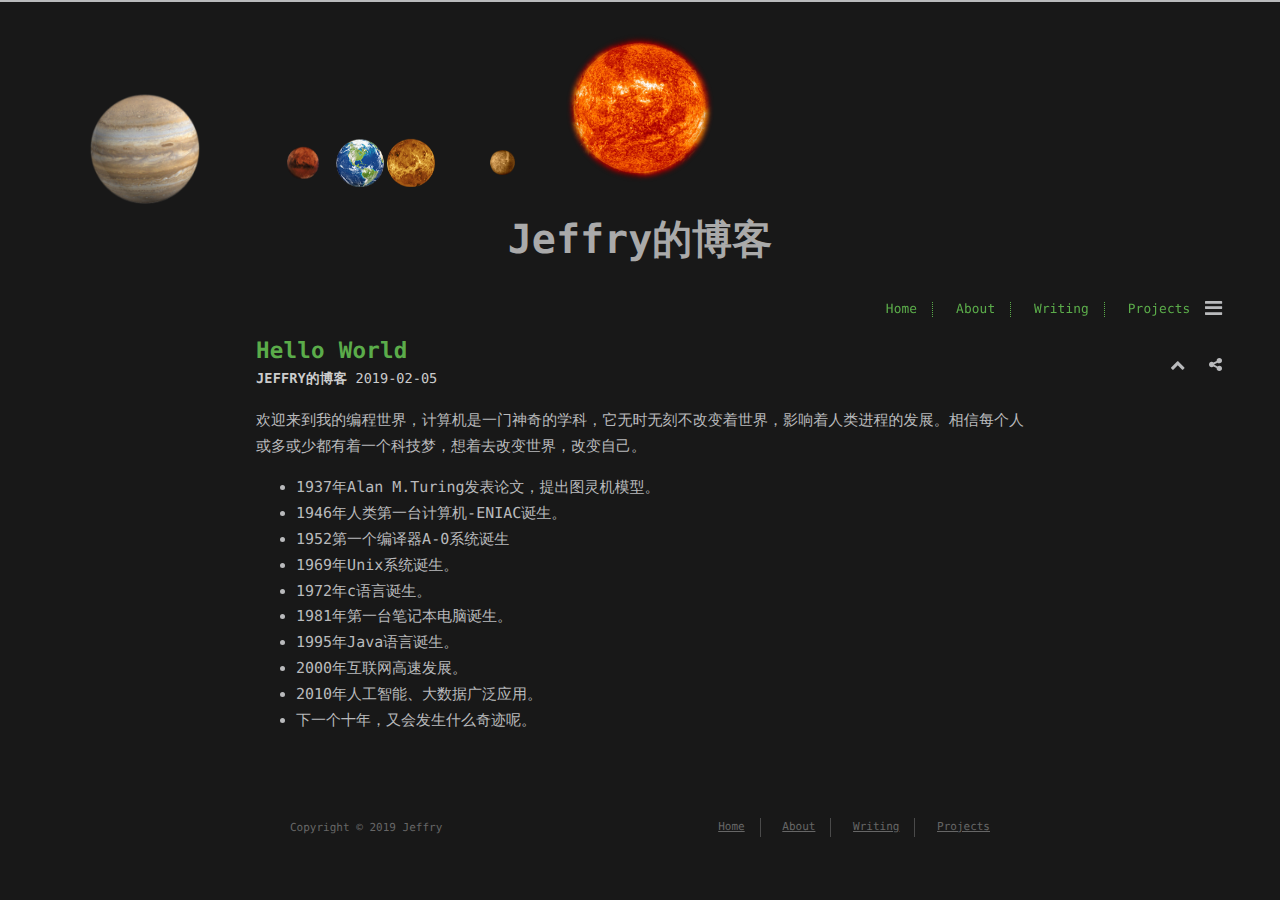
<file: 2019/02/05/hello-world/index.html>
<!DOCTYPE html>
<html>
<head><meta name="generator" content="Hexo 3.8.0">
    <!-- so meta -->
    <meta charset="utf-8">
    <meta http-equiv="X-UA-Compatible" content="IE=edge">
    <meta name="HandheldFriendly" content="True">
    <meta name="viewport" content="width=device-width, initial-scale=1, maximum-scale=1">
    <meta name="description" content="欢迎来到我的编程世界，计算机是一门神奇的学科，它无时无刻不改变着世界，影响着人类进程的发展。相信每个人或多或少都有着一个科技梦，想着去改变世界，改变自己。  1937年Alan M.Turing发表论文，提出图灵机模型。 1946年人类第一台计算机-ENIAC诞生。 1952第一个编译器A-0系统诞生 1969年Unix系统诞生。 1972年c语言诞生。 1981年第一台笔记本电脑诞生。 1995">
<meta property="og:type" content="article">
<meta property="og:title" content="Hello World">
<meta property="og:url" content="http://yoursite.com/2019/02/05/hello-world/index.html">
<meta property="og:site_name" content="Jeffry的博客">
<meta property="og:description" content="欢迎来到我的编程世界，计算机是一门神奇的学科，它无时无刻不改变着世界，影响着人类进程的发展。相信每个人或多或少都有着一个科技梦，想着去改变世界，改变自己。  1937年Alan M.Turing发表论文，提出图灵机模型。 1946年人类第一台计算机-ENIAC诞生。 1952第一个编译器A-0系统诞生 1969年Unix系统诞生。 1972年c语言诞生。 1981年第一台笔记本电脑诞生。 1995">
<meta property="og:locale" content="default">
<meta property="og:updated_time" content="2019-02-05T04:35:50.459Z">
<meta name="twitter:card" content="summary">
<meta name="twitter:title" content="Hello World">
<meta name="twitter:description" content="欢迎来到我的编程世界，计算机是一门神奇的学科，它无时无刻不改变着世界，影响着人类进程的发展。相信每个人或多或少都有着一个科技梦，想着去改变世界，改变自己。  1937年Alan M.Turing发表论文，提出图灵机模型。 1946年人类第一台计算机-ENIAC诞生。 1952第一个编译器A-0系统诞生 1969年Unix系统诞生。 1972年c语言诞生。 1981年第一台笔记本电脑诞生。 1995">
    
    
        
          
              <link rel="shortcut icon" href="/images/favicon.ico">
          
        
        
          
            <link rel="icon" type="image/png" href="/images/favicon-192x192.png" sizes="192x192">
          
        
        
          
            <link rel="apple-touch-icon" sizes="180x180" href="/images/apple-touch-icon.png">
          
        
    
    <!-- title -->
    <title>Hello World</title>
    <!-- styles -->
    <link rel="stylesheet" href="/lib/font-awesome/css/font-awesome.min.css">
    <link rel="stylesheet" href="/lib/meslo-LG/styles.css">
    <link rel="stylesheet" href="/lib/justified-gallery/justifiedGallery.min.css">
    <link rel="stylesheet" href="/css/style.css">
    <!-- rss -->
    
    
    <!-- jquery -->
    <script src="/lib/jquery/jquery.min.js"></script>
</head>

<body>
    <div class="banner">
<div id="blogtitel" class="blogtitel">Jeffry的博客</div>
<ul id="wrapper" class="wrapper">
  <div class="sun">
    <div class="star"></div>
  </div>
  <div class="mercury">
    <div class="planet">
      <div class="shadow"></div>
    </div>
  </div>
  <div class="venus">
    <div class="planet">
      <div class="shadow"></div>
    </div>
  </div>
  <div class="earth">
    <div class="planet"><div class="shadow"></div></div>
  </div>
  <div class="mars">
    <div class="planet"><div class="shadow"></div></div>
  </div>
  <div class="jupiter">
    <div class="planet"><div class="shadow"></div></div>
  </div>
</ul>
</div>

    <div class="background">
      
        <div id="header-post">
  <a id="menu-icon" href="#"><i class="fa fa-bars fa-lg"></i></a>
  <a id="menu-icon-tablet" href="#"><i class="fa fa-bars fa-lg"></i></a>
  <a id="top-icon-tablet" href="#" onclick="$('html, body').animate({ scrollTop: 0 }, 'fast');" style="display:none;"><i class="fa fa-chevron-up fa-lg"></i></a>
  <span id="menu">
    <span id="nav">
      <ul>
         
          <li><a href="/home/">Home</a></li>
         
          <li><a href="/about/">About</a></li>
         
          <li><a href="/archives/">Writing</a></li>
         
          <li><a href="http://github.com/tzvetkov75">Projects</a></li>
        
      </ul>
    </span>
    <br>
    <span id="actions">
      <ul>
        
        
        <li><a class="icon" href="#" onclick="$('html, body').animate({ scrollTop: 0 }, 'fast');"><i class="fa fa-chevron-up" aria-hidden="true" onmouseover="$("#i-top").toggle();" onmouseout="$("#i-top").toggle();"></i></a></li>
        <li><a class="icon" href="#"><i class="fa fa-share-alt" aria-hidden="true" onmouseover="$("#i-share").toggle();" onmouseout="$("#i-share").toggle();" onclick="$("#share").toggle();return false;"></i></a></li>
      </ul>
      <span id="i-prev" class="info" style="display:none;">Previous post</span>
      <span id="i-next" class="info" style="display:none;">Next post</span>
      <span id="i-top" class="info" style="display:none;">Back to top</span>
      <span id="i-share" class="info" style="display:none;">Share post</span>
    </span>
    <br>
    <div id="share" style="display: none">
      <ul>
  <li><a class="icon" href="http://www.facebook.com/sharer.php?u=http://yoursite.com/2019/02/05/hello-world/"><i class="fa fa-facebook " aria-hidden="true"></i></a></li>
  <li><a class="icon" href="https://twitter.com/share?url=http://yoursite.com/2019/02/05/hello-world/&text=Hello World"><i class="fa fa-twitter " aria-hidden="true"></i></a></li>
  <li><a class="icon" href="http://www.linkedin.com/shareArticle?url=http://yoursite.com/2019/02/05/hello-world/&title=Hello World"><i class="fa fa-linkedin " aria-hidden="true"></i></a></li>
  <li><a class="icon" href="https://pinterest.com/pin/create/bookmarklet/?url=http://yoursite.com/2019/02/05/hello-world/&is_video=false&description=Hello World"><i class="fa fa-pinterest " aria-hidden="true"></i></a></li>
  <li><a class="icon" href="mailto:?subject=Hello World&body=Check out this article: http://yoursite.com/2019/02/05/hello-world/"><i class="fa fa-envelope " aria-hidden="true"></i></a></li>
  <li><a class="icon" href="https://getpocket.com/save?url=http://yoursite.com/2019/02/05/hello-world/&title=Hello World"><i class="fa fa-get-pocket " aria-hidden="true"></i></a></li>
  <li><a class="icon" href="http://reddit.com/submit?url=http://yoursite.com/2019/02/05/hello-world/&title=Hello World"><i class="fa fa-reddit " aria-hidden="true"></i></a></li>
  <li><a class="icon" href="http://www.stumbleupon.com/submit?url=http://yoursite.com/2019/02/05/hello-world/&title=Hello World"><i class="fa fa-stumbleupon " aria-hidden="true"></i></a></li>
  <li><a class="icon" href="http://digg.com/submit?url=http://yoursite.com/2019/02/05/hello-world/&title=Hello World"><i class="fa fa-digg " aria-hidden="true"></i></a></li>
  <li><a class="icon" href="http://www.tumblr.com/share/link?url=http://yoursite.com/2019/02/05/hello-world/&name=Hello World&description="><i class="fa fa-tumblr " aria-hidden="true"></i></a></li>
</ul>

    </div>
    <div id="toc">
      
    </div>
  </span>
</div>

      
      <div class="content index width mx-auto px2 my4">
          
          <article class="post" itemscope="" itemtype="http://schema.org/BlogPosting">
  <header>
    
    <h1 class="posttitle" itemprop="name headline">
        Hello World
    </h1>



    <div class="meta">
      <span class="author" itemprop="author" itemscope="" itemtype="http://schema.org/Person">
        <span itemprop="name">Jeffry的博客</span>
      </span>
      
    <div class="postdate">
        <time datetime="2019-02-05T04:35:50.459Z" itemprop="datePublished">2019-02-05</time>
    </div>


      

    </div>
  </header>
  

  <div class="content" itemprop="articleBody">
    <p>欢迎来到我的编程世界，计算机是一门神奇的学科，它无时无刻不改变着世界，影响着人类进程的发展。相信每个人或多或少都有着一个科技梦，想着去改变世界，改变自己。</p>
<ul>
<li>1937年Alan M.Turing发表论文，提出图灵机模型。</li>
<li>1946年人类第一台计算机-ENIAC诞生。</li>
<li>1952第一个编译器A-0系统诞生</li>
<li>1969年Unix系统诞生。</li>
<li>1972年c语言诞生。</li>
<li>1981年第一台笔记本电脑诞生。</li>
<li>1995年Java语言诞生。</li>
<li>2000年互联网高速发展。</li>
<li>2010年人工智能、大数据广泛应用。</li>
<li>下一个十年，又会发生什么奇迹呢。</li>
</ul>

  </div>
</article>



      </div>
      
       <div id="footer-post-container">
  <div id="footer-post">

    <div id="nav-footer" style="display: none">
      <ul>
         
          <li><a href="/home/">Home</a></li>
         
          <li><a href="/about/">About</a></li>
         
          <li><a href="/archives/">Writing</a></li>
         
          <li><a href="http://github.com/tzvetkov75">Projects</a></li>
        
      </ul>
    </div>

    <div id="toc-footer" style="display: none">
      
    </div>

    <div id="share-footer" style="display: none">
      <ul>
  <li><a class="icon" href="http://www.facebook.com/sharer.php?u=http://yoursite.com/2019/02/05/hello-world/"><i class="fa fa-facebook fa-lg" aria-hidden="true"></i></a></li>
  <li><a class="icon" href="https://twitter.com/share?url=http://yoursite.com/2019/02/05/hello-world/&text=Hello World"><i class="fa fa-twitter fa-lg" aria-hidden="true"></i></a></li>
  <li><a class="icon" href="http://www.linkedin.com/shareArticle?url=http://yoursite.com/2019/02/05/hello-world/&title=Hello World"><i class="fa fa-linkedin fa-lg" aria-hidden="true"></i></a></li>
  <li><a class="icon" href="https://pinterest.com/pin/create/bookmarklet/?url=http://yoursite.com/2019/02/05/hello-world/&is_video=false&description=Hello World"><i class="fa fa-pinterest fa-lg" aria-hidden="true"></i></a></li>
  <li><a class="icon" href="mailto:?subject=Hello World&body=Check out this article: http://yoursite.com/2019/02/05/hello-world/"><i class="fa fa-envelope fa-lg" aria-hidden="true"></i></a></li>
  <li><a class="icon" href="https://getpocket.com/save?url=http://yoursite.com/2019/02/05/hello-world/&title=Hello World"><i class="fa fa-get-pocket fa-lg" aria-hidden="true"></i></a></li>
  <li><a class="icon" href="http://reddit.com/submit?url=http://yoursite.com/2019/02/05/hello-world/&title=Hello World"><i class="fa fa-reddit fa-lg" aria-hidden="true"></i></a></li>
  <li><a class="icon" href="http://www.stumbleupon.com/submit?url=http://yoursite.com/2019/02/05/hello-world/&title=Hello World"><i class="fa fa-stumbleupon fa-lg" aria-hidden="true"></i></a></li>
  <li><a class="icon" href="http://digg.com/submit?url=http://yoursite.com/2019/02/05/hello-world/&title=Hello World"><i class="fa fa-digg fa-lg" aria-hidden="true"></i></a></li>
  <li><a class="icon" href="http://www.tumblr.com/share/link?url=http://yoursite.com/2019/02/05/hello-world/&name=Hello World&description="><i class="fa fa-tumblr fa-lg" aria-hidden="true"></i></a></li>
</ul>

    </div>

    <div id="actions-footer">
      <ul>
        <li id="toc"><a class="icon" href="#" onclick="$("#toc-footer").toggle();return false;"><i class="fa fa-list fa-lg" aria-hidden="true"></i> TOC</a></li>
        <li id="share"><a class="icon" href="#" onclick="$("#share-footer").toggle();return false;"><i class="fa fa-share-alt fa-lg" aria-hidden="true"></i> Share</a></li>
        <li id="top" style="display:none"><a class="icon" href="#" onclick="$('html, body').animate({ scrollTop: 0 }, 'fast');"><i class="fa fa-chevron-up fa-lg" aria-hidden="true"></i> Top</a></li>
        <li id="menu"><a class="icon" href="#" onclick="$("#nav-footer").toggle();return false;"><i class="fa fa-bars fa-lg" aria-hidden="true"></i> Menu</a></li>
      </ul>
    </div>

  </div>
</div>

      
      <footer id="footer">
  <div class="footer-left">
    Copyright &copy; 2019 Jeffry
  </div>
  <div class="footer-right">
    <nav>
      <ul>
         
          <li><a href="/home/">Home</a></li>
         
          <li><a href="/about/">About</a></li>
         
          <li><a href="/archives/">Writing</a></li>
         
          <li><a href="http://github.com/tzvetkov75">Projects</a></li>
        
      </ul>
    </nav>
  </div>
</footer>

      <script src="/lib/justified-gallery/jquery.justifiedGallery.min.js"></script>
<script src="/js/main.js"></script>
<!-- Google Analytics -->

<!-- Disqus Comments -->


    </div>
</body>
</html>
</file>
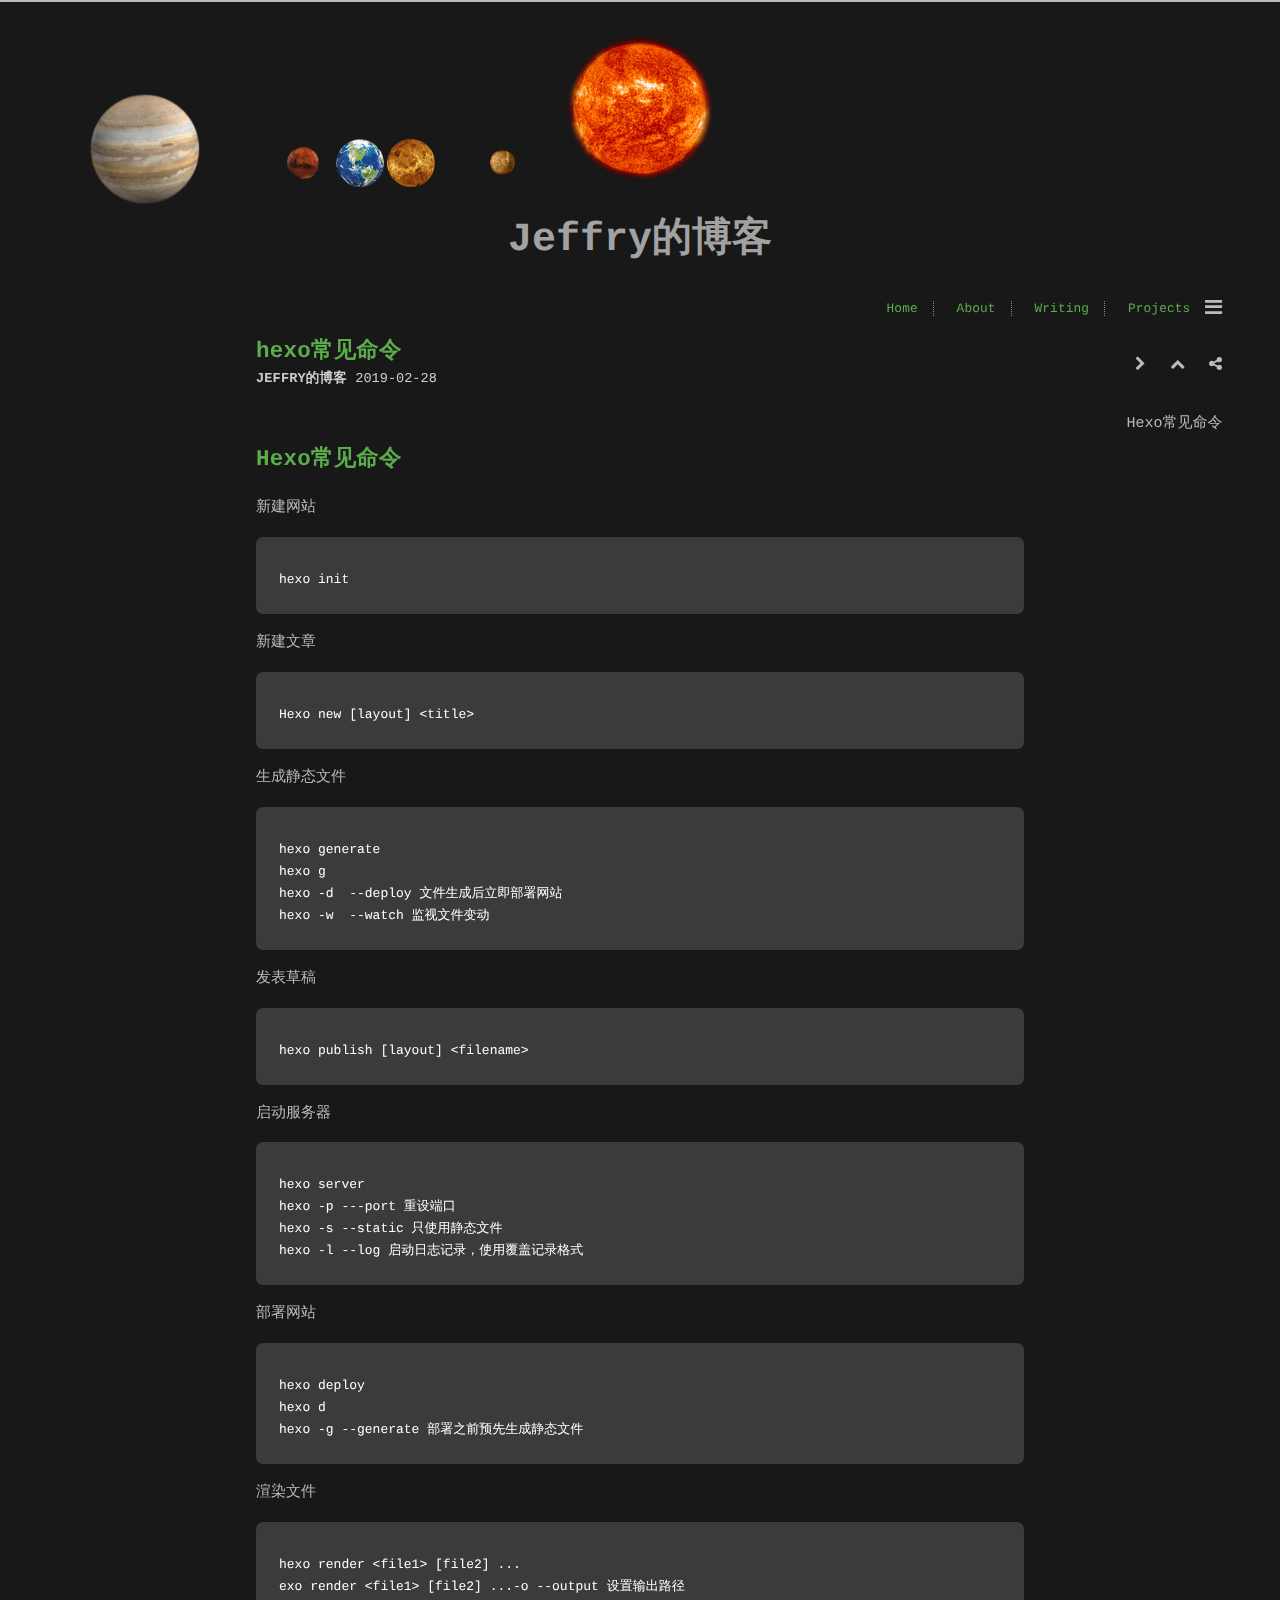
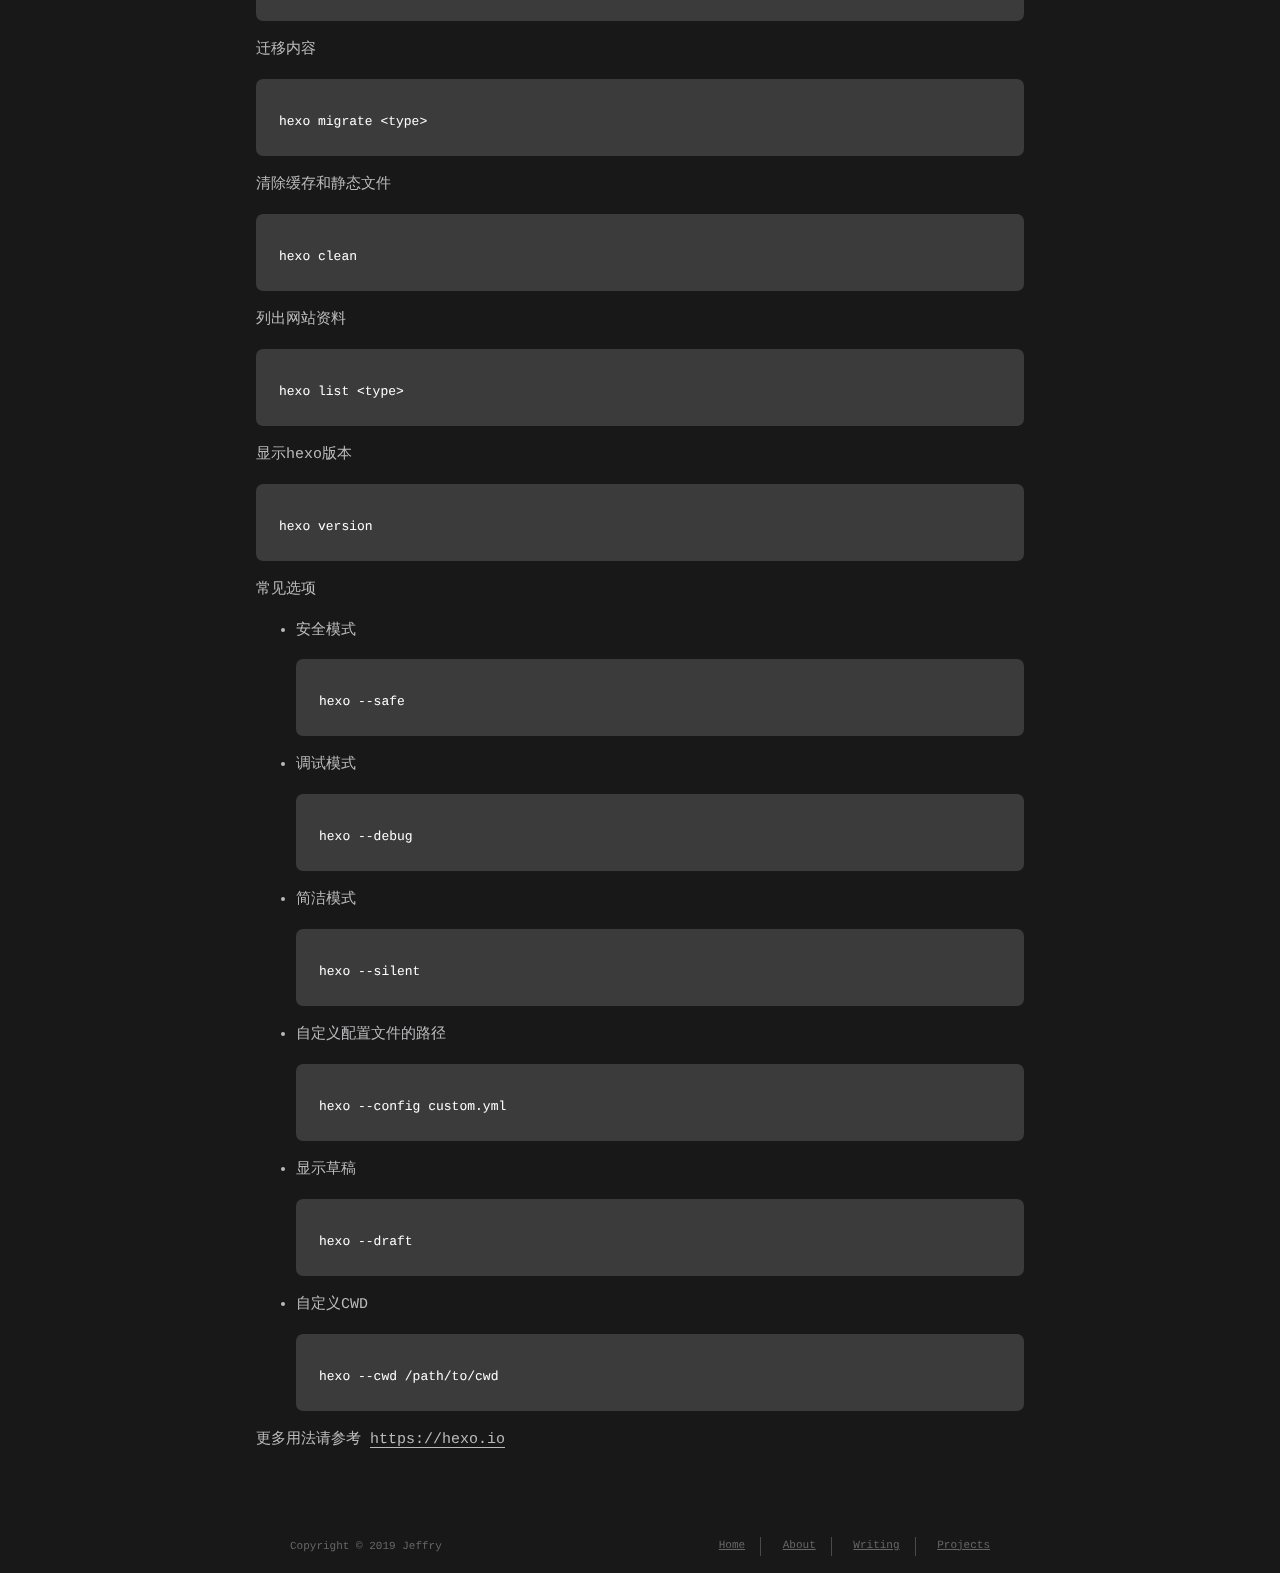
<file: 2019/02/28/hexo常见命令/index.html>
<!DOCTYPE html>
<html lang=zh>
<head><meta name="generator" content="Hexo 3.8.0">
    <!-- so meta -->
    <meta charset="utf-8">
    <meta http-equiv="X-UA-Compatible" content="IE=edge">
    <meta name="HandheldFriendly" content="True">
    <meta name="viewport" content="width=device-width, initial-scale=1, maximum-scale=1">
    <meta name="description" content="Hexo常见命令新建网站1hexo init 新建文章1Hexo new [layout] &amp;lt;title&amp;gt; 生成静态文件1234hexo generatehexo ghexo -d  --deploy 文件生成后立即部署网站hexo -w  --watch 监视文件变动 发表草稿1hexo publish [layout] &amp;lt;filename&amp;gt; 启动服务器1234hexo">
<meta name="keywords" content="Jeffry">
<meta property="og:type" content="article">
<meta property="og:title" content="hexo常见命令">
<meta property="og:url" content="http://yoursite.com/2019/02/28/hexo常见命令/index.html">
<meta property="og:site_name" content="Jeffry的博客">
<meta property="og:description" content="Hexo常见命令新建网站1hexo init 新建文章1Hexo new [layout] &amp;lt;title&amp;gt; 生成静态文件1234hexo generatehexo ghexo -d  --deploy 文件生成后立即部署网站hexo -w  --watch 监视文件变动 发表草稿1hexo publish [layout] &amp;lt;filename&amp;gt; 启动服务器1234hexo">
<meta property="og:locale" content="zh-Hans">
<meta property="og:updated_time" content="2019-03-01T05:52:35.694Z">
<meta name="twitter:card" content="summary">
<meta name="twitter:title" content="hexo常见命令">
<meta name="twitter:description" content="Hexo常见命令新建网站1hexo init 新建文章1Hexo new [layout] &amp;lt;title&amp;gt; 生成静态文件1234hexo generatehexo ghexo -d  --deploy 文件生成后立即部署网站hexo -w  --watch 监视文件变动 发表草稿1hexo publish [layout] &amp;lt;filename&amp;gt; 启动服务器1234hexo">
    
    
        
          
              <link rel="shortcut icon" href="/images/favicon.ico">
          
        
        
          
            <link rel="icon" type="image/png" href="/images/favicon-192x192.png" sizes="192x192">
          
        
        
          
            <link rel="apple-touch-icon" sizes="180x180" href="/images/apple-touch-icon.png">
          
        
    
    <!-- title -->
    <title>hexo常见命令</title>
    <!-- styles -->
    <link rel="stylesheet" href="/lib/font-awesome/css/font-awesome.min.css">
    <link rel="stylesheet" href="/lib/meslo-LG/styles.css">
    <link rel="stylesheet" href="/lib/justified-gallery/justifiedGallery.min.css">
    <link rel="stylesheet" href="/css/style.css">
    <!-- rss -->
    
    
    <!-- jquery -->
    <script src="/lib/jquery/jquery.min.js"></script>
</head>

<body>
    <div class="banner">
<div id="blogtitel" class="blogtitel">Jeffry的博客</div>
<ul id="wrapper" class="wrapper">
  <div class="sun">
    <div class="star"></div>
  </div>
  <div class="mercury">
    <div class="planet">
      <div class="shadow"></div>
    </div>
  </div>
  <div class="venus">
    <div class="planet">
      <div class="shadow"></div>
    </div>
  </div>
  <div class="earth">
    <div class="planet"><div class="shadow"></div></div>
  </div>
  <div class="mars">
    <div class="planet"><div class="shadow"></div></div>
  </div>
  <div class="jupiter">
    <div class="planet"><div class="shadow"></div></div>
  </div>
</ul>
</div>

    <div class="background">
      
        <div id="header-post">
  <a id="menu-icon" href="#"><i class="fa fa-bars fa-lg"></i></a>
  <a id="menu-icon-tablet" href="#"><i class="fa fa-bars fa-lg"></i></a>
  <a id="top-icon-tablet" href="#" onclick="$('html, body').animate({ scrollTop: 0 }, 'fast');" style="display:none;"><i class="fa fa-chevron-up fa-lg"></i></a>
  <span id="menu">
    <span id="nav">
      <ul>
         
          <li><a href="http://www.jeffry.top">Home</a></li>
         
          <li><a href="/about/">About</a></li>
         
          <li><a href="/archives/">Writing</a></li>
         
          <li><a href="http://github.com/tzvetkov75">Projects</a></li>
        
      </ul>
    </span>
    <br>
    <span id="actions">
      <ul>
        
        
        <li><a class="icon" href="/2019/02/05/git的常见操作/"><i class="fa fa-chevron-right" aria-hidden="true" onmouseover="$("#i-next").toggle();" onmouseout="$("#i-next").toggle();"></i></a></li>
        
        <li><a class="icon" href="#" onclick="$('html, body').animate({ scrollTop: 0 }, 'fast');"><i class="fa fa-chevron-up" aria-hidden="true" onmouseover="$("#i-top").toggle();" onmouseout="$("#i-top").toggle();"></i></a></li>
        <li><a class="icon" href="#"><i class="fa fa-share-alt" aria-hidden="true" onmouseover="$("#i-share").toggle();" onmouseout="$("#i-share").toggle();" onclick="$("#share").toggle();return false;"></i></a></li>
      </ul>
      <span id="i-prev" class="info" style="display:none;">Previous post</span>
      <span id="i-next" class="info" style="display:none;">Next post</span>
      <span id="i-top" class="info" style="display:none;">Back to top</span>
      <span id="i-share" class="info" style="display:none;">Share post</span>
    </span>
    <br>
    <div id="share" style="display: none">
      <ul>
  <li><a class="icon" href="http://www.facebook.com/sharer.php?u=http://yoursite.com/2019/02/28/hexo常见命令/"><i class="fa fa-facebook " aria-hidden="true"></i></a></li>
  <li><a class="icon" href="https://twitter.com/share?url=http://yoursite.com/2019/02/28/hexo常见命令/&text=hexo常见命令"><i class="fa fa-twitter " aria-hidden="true"></i></a></li>
  <li><a class="icon" href="http://www.linkedin.com/shareArticle?url=http://yoursite.com/2019/02/28/hexo常见命令/&title=hexo常见命令"><i class="fa fa-linkedin " aria-hidden="true"></i></a></li>
  <li><a class="icon" href="https://pinterest.com/pin/create/bookmarklet/?url=http://yoursite.com/2019/02/28/hexo常见命令/&is_video=false&description=hexo常见命令"><i class="fa fa-pinterest " aria-hidden="true"></i></a></li>
  <li><a class="icon" href="mailto:?subject=hexo常见命令&body=Check out this article: http://yoursite.com/2019/02/28/hexo常见命令/"><i class="fa fa-envelope " aria-hidden="true"></i></a></li>
  <li><a class="icon" href="https://getpocket.com/save?url=http://yoursite.com/2019/02/28/hexo常见命令/&title=hexo常见命令"><i class="fa fa-get-pocket " aria-hidden="true"></i></a></li>
  <li><a class="icon" href="http://reddit.com/submit?url=http://yoursite.com/2019/02/28/hexo常见命令/&title=hexo常见命令"><i class="fa fa-reddit " aria-hidden="true"></i></a></li>
  <li><a class="icon" href="http://www.stumbleupon.com/submit?url=http://yoursite.com/2019/02/28/hexo常见命令/&title=hexo常见命令"><i class="fa fa-stumbleupon " aria-hidden="true"></i></a></li>
  <li><a class="icon" href="http://digg.com/submit?url=http://yoursite.com/2019/02/28/hexo常见命令/&title=hexo常见命令"><i class="fa fa-digg " aria-hidden="true"></i></a></li>
  <li><a class="icon" href="http://www.tumblr.com/share/link?url=http://yoursite.com/2019/02/28/hexo常见命令/&name=hexo常见命令&description="><i class="fa fa-tumblr " aria-hidden="true"></i></a></li>
</ul>

    </div>
    <div id="toc">
      <ol class="toc"><li class="toc-item toc-level-1"><a class="toc-link" href="#Hexo常见命令"><span class="toc-number">1.</span> <span class="toc-text">Hexo常见命令</span></a></li></ol>
    </div>
  </span>
</div>

      
      <div class="content index width mx-auto px2 my4">
          
          <article class="post" itemscope="" itemtype="http://schema.org/BlogPosting">
  <header>
    
    <h1 class="posttitle" itemprop="name headline">
        hexo常见命令
    </h1>



    <div class="meta">
      <span class="author" itemprop="author" itemscope="" itemtype="http://schema.org/Person">
        <span itemprop="name">Jeffry的博客</span>
      </span>
      
    <div class="postdate">
        <time datetime="2019-02-28T03:38:35.000Z" itemprop="datePublished">2019-02-28</time>
    </div>


      

    </div>
  </header>
  

  <div class="content" itemprop="articleBody">
    <h1 id="Hexo常见命令"><a href="#Hexo常见命令" class="headerlink" title="Hexo常见命令"></a>Hexo常见命令</h1><p>新建网站<br><figure class="highlight plain"><table><tr><td class="gutter"><pre><span class="line">1</span><br></pre></td><td class="code"><pre><span class="line">hexo init</span><br></pre></td></tr></table></figure></p>
<p>新建文章<br><figure class="highlight plain"><table><tr><td class="gutter"><pre><span class="line">1</span><br></pre></td><td class="code"><pre><span class="line">Hexo new [layout] &lt;title&gt;</span><br></pre></td></tr></table></figure></p>
<p>生成静态文件<br><figure class="highlight plain"><table><tr><td class="gutter"><pre><span class="line">1</span><br><span class="line">2</span><br><span class="line">3</span><br><span class="line">4</span><br></pre></td><td class="code"><pre><span class="line">hexo generate</span><br><span class="line">hexo g</span><br><span class="line">hexo -d  --deploy 文件生成后立即部署网站</span><br><span class="line">hexo -w  --watch 监视文件变动</span><br></pre></td></tr></table></figure></p>
<p>发表草稿<br><figure class="highlight plain"><table><tr><td class="gutter"><pre><span class="line">1</span><br></pre></td><td class="code"><pre><span class="line">hexo publish [layout] &lt;filename&gt;</span><br></pre></td></tr></table></figure></p>
<p>启动服务器<br><figure class="highlight plain"><table><tr><td class="gutter"><pre><span class="line">1</span><br><span class="line">2</span><br><span class="line">3</span><br><span class="line">4</span><br></pre></td><td class="code"><pre><span class="line">hexo server</span><br><span class="line">hexo -p ---port 重设端口</span><br><span class="line">hexo -s --static 只使用静态文件</span><br><span class="line">hexo -l --log 启动日志记录，使用覆盖记录格式</span><br></pre></td></tr></table></figure></p>
<p>部署网站<br><figure class="highlight plain"><table><tr><td class="gutter"><pre><span class="line">1</span><br><span class="line">2</span><br><span class="line">3</span><br></pre></td><td class="code"><pre><span class="line">hexo deploy</span><br><span class="line">hexo d</span><br><span class="line">hexo -g --generate 部署之前预先生成静态文件</span><br></pre></td></tr></table></figure></p>
<p>渲染文件<br><figure class="highlight plain"><table><tr><td class="gutter"><pre><span class="line">1</span><br><span class="line">2</span><br></pre></td><td class="code"><pre><span class="line">hexo render &lt;file1&gt; [file2] ...</span><br><span class="line">exo render &lt;file1&gt; [file2] ...-o --output 设置输出路径</span><br></pre></td></tr></table></figure></p>
<p>迁移内容<br><figure class="highlight plain"><table><tr><td class="gutter"><pre><span class="line">1</span><br></pre></td><td class="code"><pre><span class="line">hexo migrate &lt;type&gt;</span><br></pre></td></tr></table></figure></p>
<p>清除缓存和静态文件<br><figure class="highlight plain"><table><tr><td class="gutter"><pre><span class="line">1</span><br></pre></td><td class="code"><pre><span class="line">hexo clean</span><br></pre></td></tr></table></figure></p>
<p>列出网站资料<br><figure class="highlight plain"><table><tr><td class="gutter"><pre><span class="line">1</span><br></pre></td><td class="code"><pre><span class="line">hexo list &lt;type&gt;</span><br></pre></td></tr></table></figure></p>
<p>显示hexo版本<br><figure class="highlight plain"><table><tr><td class="gutter"><pre><span class="line">1</span><br></pre></td><td class="code"><pre><span class="line">hexo version</span><br></pre></td></tr></table></figure></p>
<p>常见选项</p>
<ul>
<li><p>安全模式</p>
<figure class="highlight plain"><table><tr><td class="gutter"><pre><span class="line">1</span><br></pre></td><td class="code"><pre><span class="line">hexo --safe</span><br></pre></td></tr></table></figure>
</li>
<li><p>调试模式</p>
<figure class="highlight plain"><table><tr><td class="gutter"><pre><span class="line">1</span><br></pre></td><td class="code"><pre><span class="line">hexo --debug</span><br></pre></td></tr></table></figure>
</li>
<li><p>简洁模式</p>
<figure class="highlight plain"><table><tr><td class="gutter"><pre><span class="line">1</span><br></pre></td><td class="code"><pre><span class="line">hexo --silent</span><br></pre></td></tr></table></figure>
</li>
<li><p>自定义配置文件的路径</p>
<figure class="highlight plain"><table><tr><td class="gutter"><pre><span class="line">1</span><br></pre></td><td class="code"><pre><span class="line">hexo --config custom.yml</span><br></pre></td></tr></table></figure>
</li>
<li><p>显示草稿</p>
<figure class="highlight plain"><table><tr><td class="gutter"><pre><span class="line">1</span><br></pre></td><td class="code"><pre><span class="line">hexo --draft</span><br></pre></td></tr></table></figure>
</li>
<li><p>自定义CWD</p>
<figure class="highlight plain"><table><tr><td class="gutter"><pre><span class="line">1</span><br></pre></td><td class="code"><pre><span class="line">hexo --cwd /path/to/cwd</span><br></pre></td></tr></table></figure>
</li>
</ul>
<p>更多用法请参考 <a href="https://hexo.io" target="_blank" rel="noopener">https://hexo.io</a></p>

  </div>
</article>



      </div>
      
       <div id="footer-post-container">
  <div id="footer-post">

    <div id="nav-footer" style="display: none">
      <ul>
         
          <li><a href="http://www.jeffry.top">Home</a></li>
         
          <li><a href="/about/">About</a></li>
         
          <li><a href="/archives/">Writing</a></li>
         
          <li><a href="http://github.com/tzvetkov75">Projects</a></li>
        
      </ul>
    </div>

    <div id="toc-footer" style="display: none">
      <ol class="toc"><li class="toc-item toc-level-1"><a class="toc-link" href="#Hexo常见命令"><span class="toc-number">1.</span> <span class="toc-text">Hexo常见命令</span></a></li></ol>
    </div>

    <div id="share-footer" style="display: none">
      <ul>
  <li><a class="icon" href="http://www.facebook.com/sharer.php?u=http://yoursite.com/2019/02/28/hexo常见命令/"><i class="fa fa-facebook fa-lg" aria-hidden="true"></i></a></li>
  <li><a class="icon" href="https://twitter.com/share?url=http://yoursite.com/2019/02/28/hexo常见命令/&text=hexo常见命令"><i class="fa fa-twitter fa-lg" aria-hidden="true"></i></a></li>
  <li><a class="icon" href="http://www.linkedin.com/shareArticle?url=http://yoursite.com/2019/02/28/hexo常见命令/&title=hexo常见命令"><i class="fa fa-linkedin fa-lg" aria-hidden="true"></i></a></li>
  <li><a class="icon" href="https://pinterest.com/pin/create/bookmarklet/?url=http://yoursite.com/2019/02/28/hexo常见命令/&is_video=false&description=hexo常见命令"><i class="fa fa-pinterest fa-lg" aria-hidden="true"></i></a></li>
  <li><a class="icon" href="mailto:?subject=hexo常见命令&body=Check out this article: http://yoursite.com/2019/02/28/hexo常见命令/"><i class="fa fa-envelope fa-lg" aria-hidden="true"></i></a></li>
  <li><a class="icon" href="https://getpocket.com/save?url=http://yoursite.com/2019/02/28/hexo常见命令/&title=hexo常见命令"><i class="fa fa-get-pocket fa-lg" aria-hidden="true"></i></a></li>
  <li><a class="icon" href="http://reddit.com/submit?url=http://yoursite.com/2019/02/28/hexo常见命令/&title=hexo常见命令"><i class="fa fa-reddit fa-lg" aria-hidden="true"></i></a></li>
  <li><a class="icon" href="http://www.stumbleupon.com/submit?url=http://yoursite.com/2019/02/28/hexo常见命令/&title=hexo常见命令"><i class="fa fa-stumbleupon fa-lg" aria-hidden="true"></i></a></li>
  <li><a class="icon" href="http://digg.com/submit?url=http://yoursite.com/2019/02/28/hexo常见命令/&title=hexo常见命令"><i class="fa fa-digg fa-lg" aria-hidden="true"></i></a></li>
  <li><a class="icon" href="http://www.tumblr.com/share/link?url=http://yoursite.com/2019/02/28/hexo常见命令/&name=hexo常见命令&description="><i class="fa fa-tumblr fa-lg" aria-hidden="true"></i></a></li>
</ul>

    </div>

    <div id="actions-footer">
      <ul>
        <li id="toc"><a class="icon" href="#" onclick="$("#toc-footer").toggle();return false;"><i class="fa fa-list fa-lg" aria-hidden="true"></i> TOC</a></li>
        <li id="share"><a class="icon" href="#" onclick="$("#share-footer").toggle();return false;"><i class="fa fa-share-alt fa-lg" aria-hidden="true"></i> Share</a></li>
        <li id="top" style="display:none"><a class="icon" href="#" onclick="$('html, body').animate({ scrollTop: 0 }, 'fast');"><i class="fa fa-chevron-up fa-lg" aria-hidden="true"></i> Top</a></li>
        <li id="menu"><a class="icon" href="#" onclick="$("#nav-footer").toggle();return false;"><i class="fa fa-bars fa-lg" aria-hidden="true"></i> Menu</a></li>
      </ul>
    </div>

  </div>
</div>

      
      <footer id="footer">
  <div class="footer-left">
    Copyright &copy; 2019 Jeffry
  </div>
  <div class="footer-right">
    <nav>
      <ul>
         
          <li><a href="http://www.jeffry.top">Home</a></li>
         
          <li><a href="/about/">About</a></li>
         
          <li><a href="/archives/">Writing</a></li>
         
          <li><a href="http://github.com/tzvetkov75">Projects</a></li>
        
      </ul>
    </nav>
  </div>
</footer>

      <script src="/lib/justified-gallery/jquery.justifiedGallery.min.js"></script>
<script src="/js/main.js"></script>
<!-- Google Analytics -->

<!-- Disqus Comments -->


    </div>
</body>
</html>
</file>
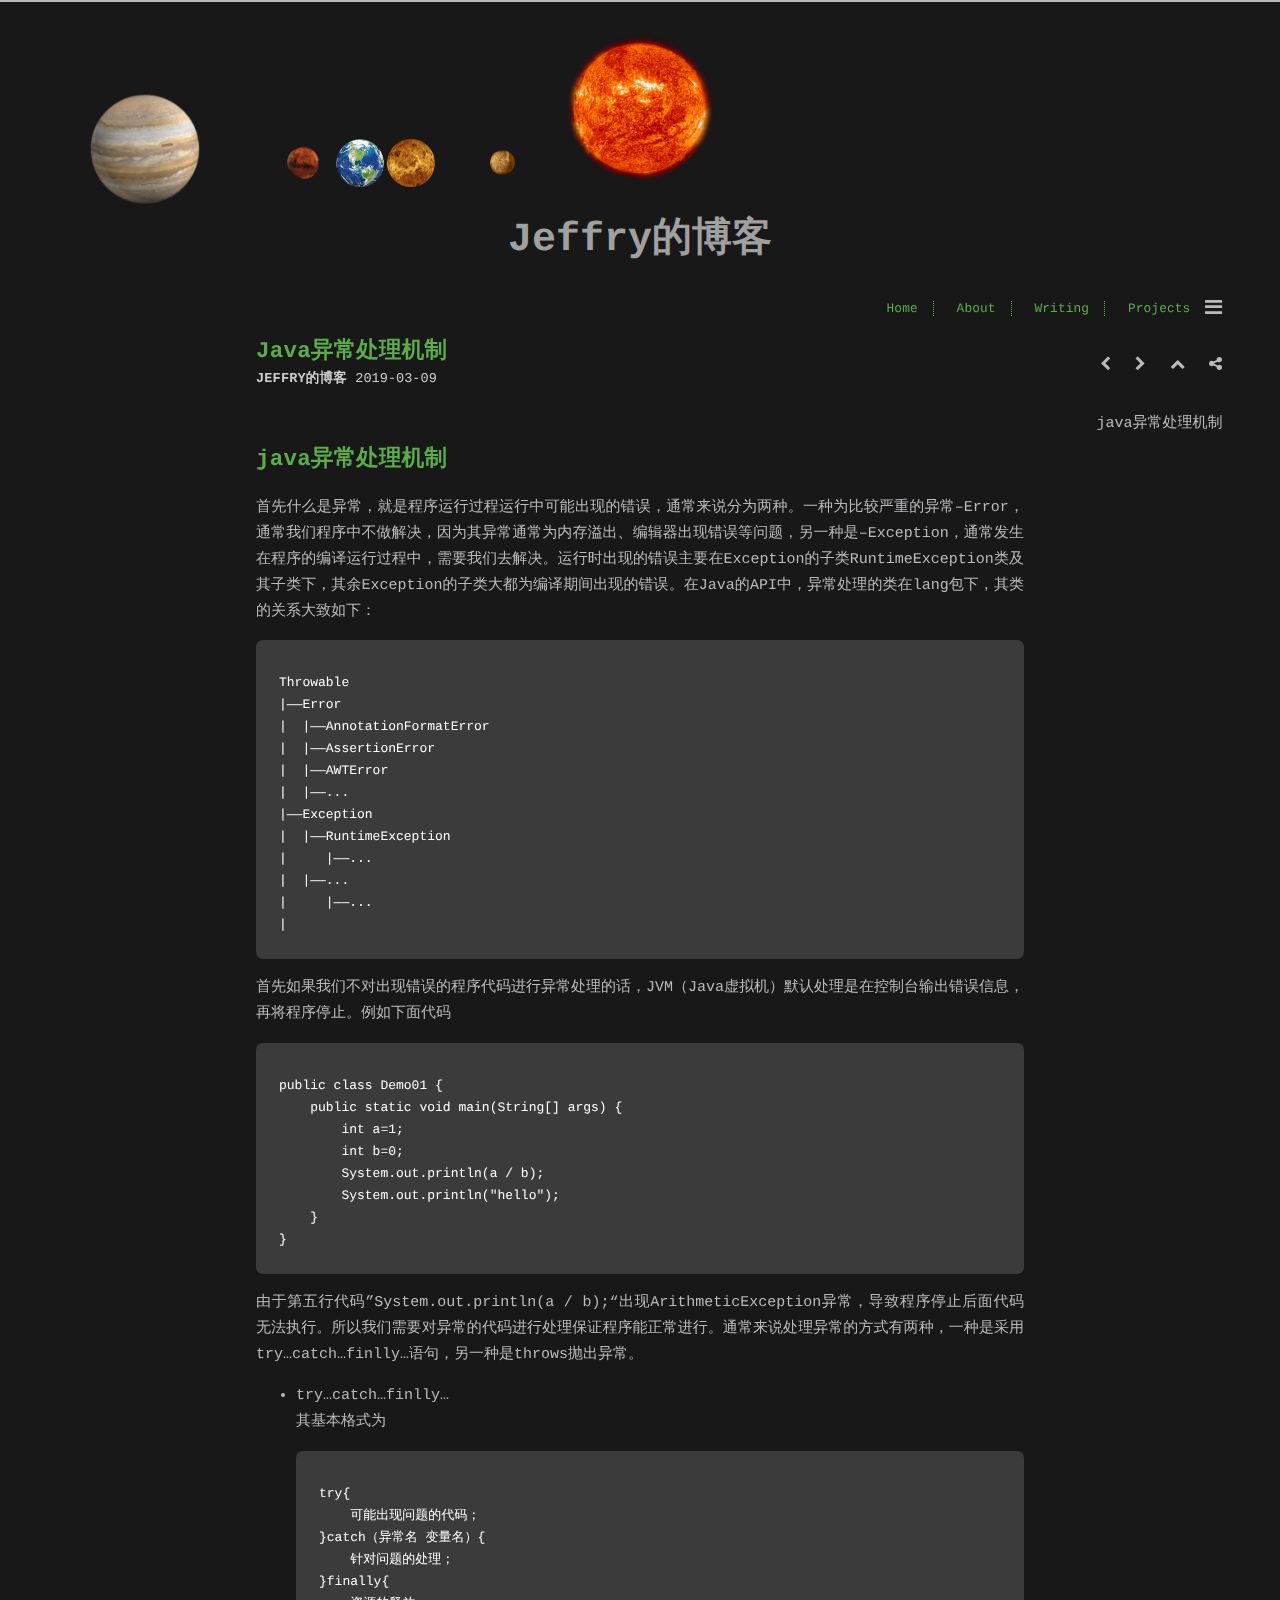
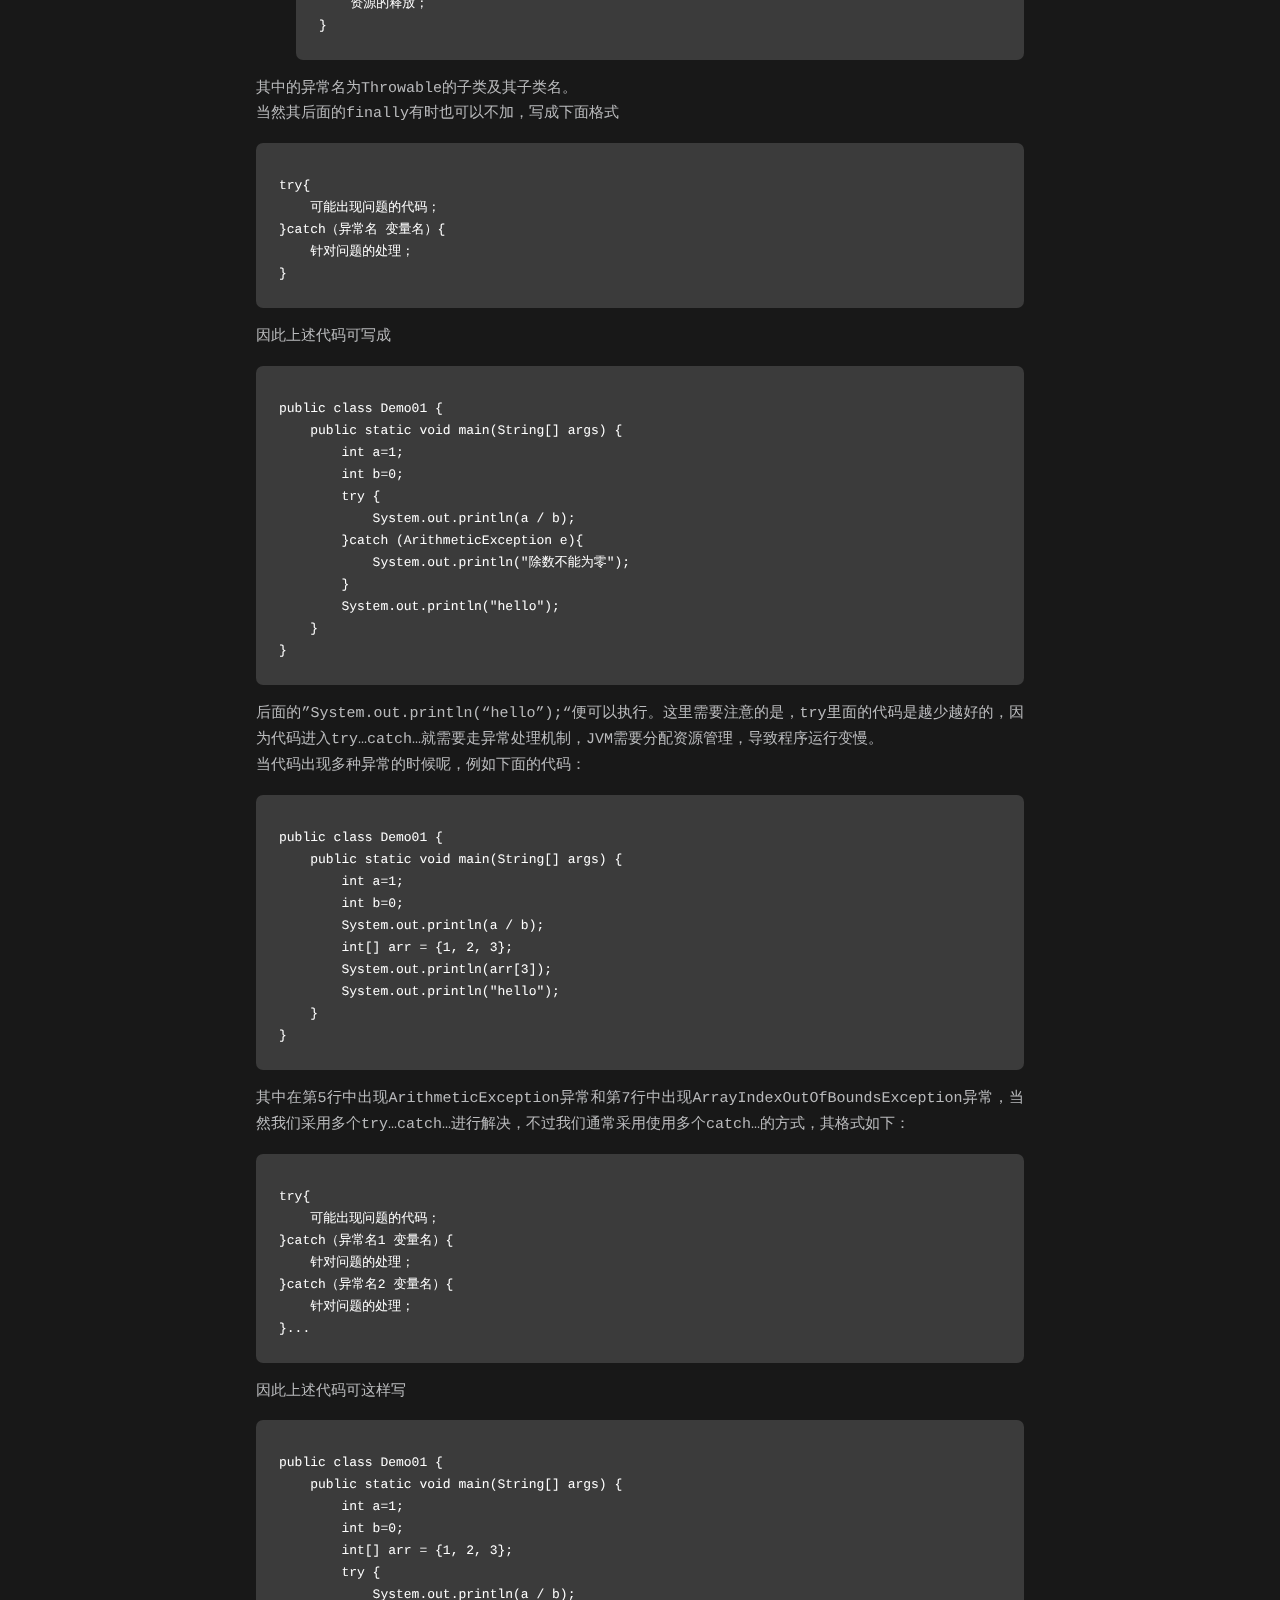
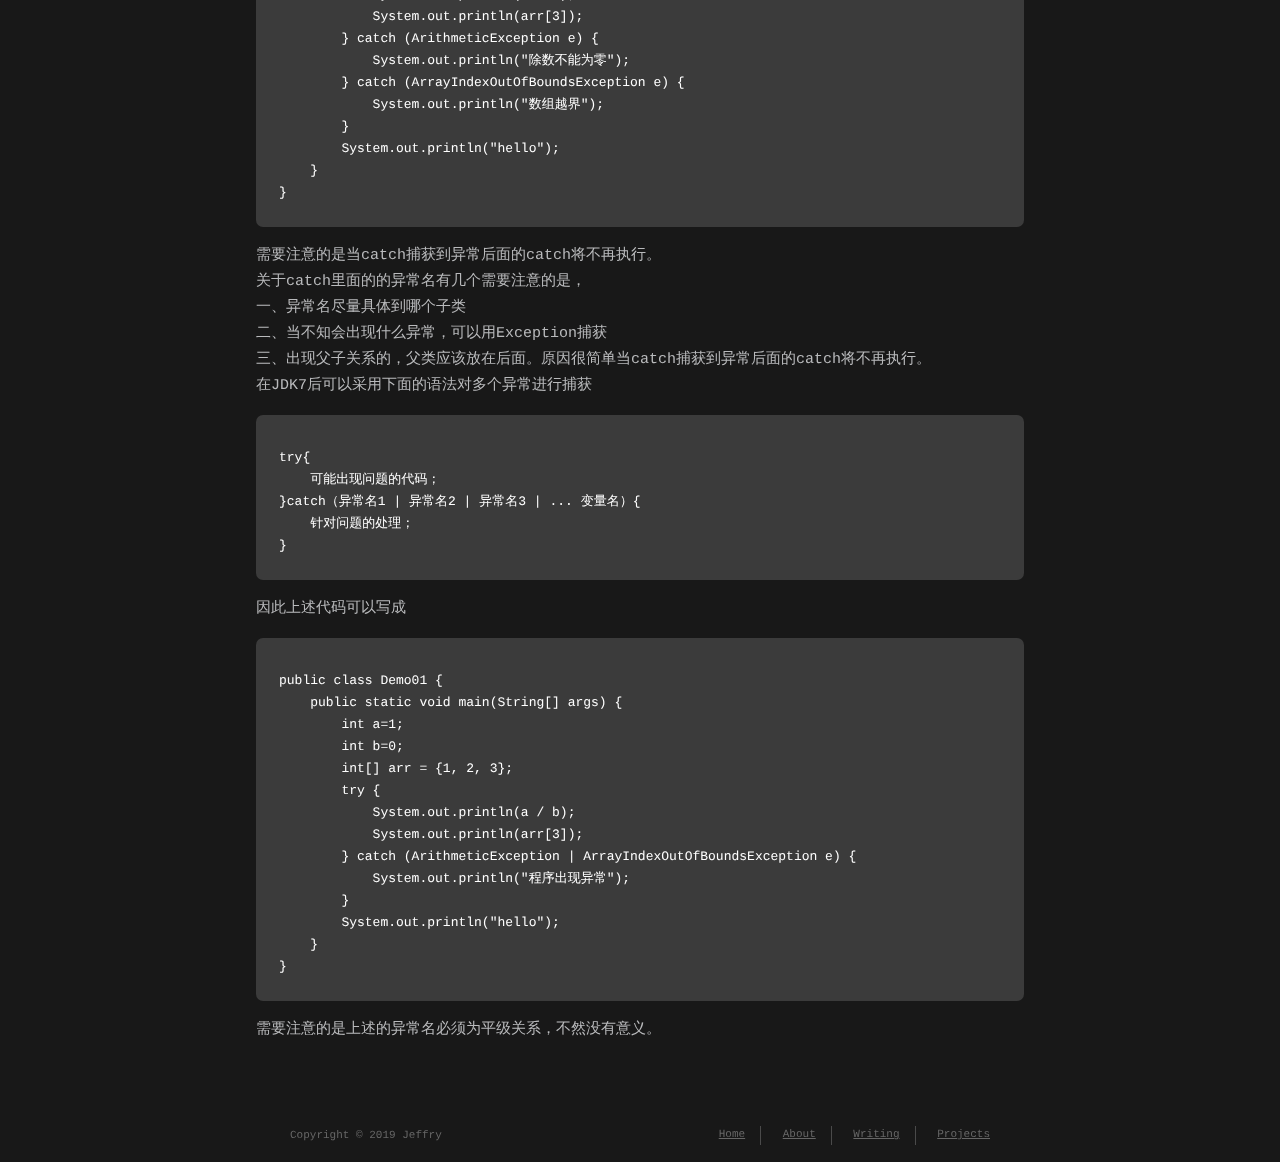
<file: 2019/03/09/Java异常处理机制/index.html>
<!DOCTYPE html>
<html lang=zh>
<head><meta name="generator" content="Hexo 3.8.0">
    <!-- so meta -->
    <meta charset="utf-8">
    <meta http-equiv="X-UA-Compatible" content="IE=edge">
    <meta name="HandheldFriendly" content="True">
    <meta name="viewport" content="width=device-width, initial-scale=1, maximum-scale=1">
    <meta name="description" content="java异常处理机制首先什么是异常，就是程序运行过程运行中可能出现的错误，通常来说分为两种。一种为比较严重的异常–Error，通常我们程序中不做解决，因为其异常通常为内存溢出、编辑器出现错误等问题，另一种是–Exception，通常发生在程序的编译运行过程中，需要我们去解决。运行时出现的错误主要在Exception的子类RuntimeException类及其子类下，其余Exception的子类大都">
<meta name="keywords" content="Jeffry">
<meta property="og:type" content="article">
<meta property="og:title" content="Java异常处理机制">
<meta property="og:url" content="http://yoursite.com/2019/03/09/Java异常处理机制/index.html">
<meta property="og:site_name" content="Jeffry的博客">
<meta property="og:description" content="java异常处理机制首先什么是异常，就是程序运行过程运行中可能出现的错误，通常来说分为两种。一种为比较严重的异常–Error，通常我们程序中不做解决，因为其异常通常为内存溢出、编辑器出现错误等问题，另一种是–Exception，通常发生在程序的编译运行过程中，需要我们去解决。运行时出现的错误主要在Exception的子类RuntimeException类及其子类下，其余Exception的子类大都">
<meta property="og:locale" content="zh-Hans">
<meta property="og:updated_time" content="2019-03-09T05:27:30.036Z">
<meta name="twitter:card" content="summary">
<meta name="twitter:title" content="Java异常处理机制">
<meta name="twitter:description" content="java异常处理机制首先什么是异常，就是程序运行过程运行中可能出现的错误，通常来说分为两种。一种为比较严重的异常–Error，通常我们程序中不做解决，因为其异常通常为内存溢出、编辑器出现错误等问题，另一种是–Exception，通常发生在程序的编译运行过程中，需要我们去解决。运行时出现的错误主要在Exception的子类RuntimeException类及其子类下，其余Exception的子类大都">
    
    
        
          
              <link rel="shortcut icon" href="/images/favicon.ico">
          
        
        
          
            <link rel="icon" type="image/png" href="/images/favicon-192x192.png" sizes="192x192">
          
        
        
          
            <link rel="apple-touch-icon" sizes="180x180" href="/images/apple-touch-icon.png">
          
        
    
    <!-- title -->
    <title>Java异常处理机制</title>
    <!-- styles -->
    <link rel="stylesheet" href="/lib/font-awesome/css/font-awesome.min.css">
    <link rel="stylesheet" href="/lib/meslo-LG/styles.css">
    <link rel="stylesheet" href="/lib/justified-gallery/justifiedGallery.min.css">
    <link rel="stylesheet" href="/css/style.css">
    <!-- rss -->
    
    
    <!-- jquery -->
    <script src="/lib/jquery/jquery.min.js"></script>
</head>

<body>
    <div class="banner">
<div id="blogtitel" class="blogtitel">Jeffry的博客</div>
<ul id="wrapper" class="wrapper">
  <div class="sun">
    <div class="star"></div>
  </div>
  <div class="mercury">
    <div class="planet">
      <div class="shadow"></div>
    </div>
  </div>
  <div class="venus">
    <div class="planet">
      <div class="shadow"></div>
    </div>
  </div>
  <div class="earth">
    <div class="planet"><div class="shadow"></div></div>
  </div>
  <div class="mars">
    <div class="planet"><div class="shadow"></div></div>
  </div>
  <div class="jupiter">
    <div class="planet"><div class="shadow"></div></div>
  </div>
</ul>
</div>

    <div class="background">
      
        <div id="header-post">
  <a id="menu-icon" href="#"><i class="fa fa-bars fa-lg"></i></a>
  <a id="menu-icon-tablet" href="#"><i class="fa fa-bars fa-lg"></i></a>
  <a id="top-icon-tablet" href="#" onclick="$('html, body').animate({ scrollTop: 0 }, 'fast');" style="display:none;"><i class="fa fa-chevron-up fa-lg"></i></a>
  <span id="menu">
    <span id="nav">
      <ul>
         
          <li><a href="http://www.jeffry.top">Home</a></li>
         
          <li><a href="/about/">About</a></li>
         
          <li><a href="/archives/">Writing</a></li>
         
          <li><a href="http://github.com/tzvetkov75">Projects</a></li>
        
      </ul>
    </span>
    <br>
    <span id="actions">
      <ul>
        
        <li><a class="icon" href="/2019/04/06/Linux下maven的安装与使用/"><i class="fa fa-chevron-left" aria-hidden="true" onmouseover="$("#i-prev").toggle();" onmouseout="$("#i-prev").toggle();"></i></a></li>
        
        
        <li><a class="icon" href="/2019/02/28/hexo常见命令/"><i class="fa fa-chevron-right" aria-hidden="true" onmouseover="$("#i-next").toggle();" onmouseout="$("#i-next").toggle();"></i></a></li>
        
        <li><a class="icon" href="#" onclick="$('html, body').animate({ scrollTop: 0 }, 'fast');"><i class="fa fa-chevron-up" aria-hidden="true" onmouseover="$("#i-top").toggle();" onmouseout="$("#i-top").toggle();"></i></a></li>
        <li><a class="icon" href="#"><i class="fa fa-share-alt" aria-hidden="true" onmouseover="$("#i-share").toggle();" onmouseout="$("#i-share").toggle();" onclick="$("#share").toggle();return false;"></i></a></li>
      </ul>
      <span id="i-prev" class="info" style="display:none;">Previous post</span>
      <span id="i-next" class="info" style="display:none;">Next post</span>
      <span id="i-top" class="info" style="display:none;">Back to top</span>
      <span id="i-share" class="info" style="display:none;">Share post</span>
    </span>
    <br>
    <div id="share" style="display: none">
      <ul>
  <li><a class="icon" href="http://www.facebook.com/sharer.php?u=http://yoursite.com/2019/03/09/Java异常处理机制/"><i class="fa fa-facebook " aria-hidden="true"></i></a></li>
  <li><a class="icon" href="https://twitter.com/share?url=http://yoursite.com/2019/03/09/Java异常处理机制/&text=Java异常处理机制"><i class="fa fa-twitter " aria-hidden="true"></i></a></li>
  <li><a class="icon" href="http://www.linkedin.com/shareArticle?url=http://yoursite.com/2019/03/09/Java异常处理机制/&title=Java异常处理机制"><i class="fa fa-linkedin " aria-hidden="true"></i></a></li>
  <li><a class="icon" href="https://pinterest.com/pin/create/bookmarklet/?url=http://yoursite.com/2019/03/09/Java异常处理机制/&is_video=false&description=Java异常处理机制"><i class="fa fa-pinterest " aria-hidden="true"></i></a></li>
  <li><a class="icon" href="mailto:?subject=Java异常处理机制&body=Check out this article: http://yoursite.com/2019/03/09/Java异常处理机制/"><i class="fa fa-envelope " aria-hidden="true"></i></a></li>
  <li><a class="icon" href="https://getpocket.com/save?url=http://yoursite.com/2019/03/09/Java异常处理机制/&title=Java异常处理机制"><i class="fa fa-get-pocket " aria-hidden="true"></i></a></li>
  <li><a class="icon" href="http://reddit.com/submit?url=http://yoursite.com/2019/03/09/Java异常处理机制/&title=Java异常处理机制"><i class="fa fa-reddit " aria-hidden="true"></i></a></li>
  <li><a class="icon" href="http://www.stumbleupon.com/submit?url=http://yoursite.com/2019/03/09/Java异常处理机制/&title=Java异常处理机制"><i class="fa fa-stumbleupon " aria-hidden="true"></i></a></li>
  <li><a class="icon" href="http://digg.com/submit?url=http://yoursite.com/2019/03/09/Java异常处理机制/&title=Java异常处理机制"><i class="fa fa-digg " aria-hidden="true"></i></a></li>
  <li><a class="icon" href="http://www.tumblr.com/share/link?url=http://yoursite.com/2019/03/09/Java异常处理机制/&name=Java异常处理机制&description="><i class="fa fa-tumblr " aria-hidden="true"></i></a></li>
</ul>

    </div>
    <div id="toc">
      <ol class="toc"><li class="toc-item toc-level-1"><a class="toc-link" href="#java异常处理机制"><span class="toc-number">1.</span> <span class="toc-text">java异常处理机制</span></a></li></ol>
    </div>
  </span>
</div>

      
      <div class="content index width mx-auto px2 my4">
          
          <article class="post" itemscope="" itemtype="http://schema.org/BlogPosting">
  <header>
    
    <h1 class="posttitle" itemprop="name headline">
        Java异常处理机制
    </h1>



    <div class="meta">
      <span class="author" itemprop="author" itemscope="" itemtype="http://schema.org/Person">
        <span itemprop="name">Jeffry的博客</span>
      </span>
      
    <div class="postdate">
        <time datetime="2019-03-09T05:26:57.000Z" itemprop="datePublished">2019-03-09</time>
    </div>


      

    </div>
  </header>
  

  <div class="content" itemprop="articleBody">
    <h1 id="java异常处理机制"><a href="#java异常处理机制" class="headerlink" title="java异常处理机制"></a>java异常处理机制</h1><p>首先什么是异常，就是程序运行过程运行中可能出现的错误，通常来说分为两种。一种为比较严重的异常–Error，通常我们程序中不做解决，因为其异常通常为内存溢出、编辑器出现错误等问题，另一种是–Exception，通常发生在程序的编译运行过程中，需要我们去解决。运行时出现的错误主要在Exception的子类RuntimeException类及其子类下，其余Exception的子类大都为编译期间出现的错误。在Java的API中，异常处理的类在lang包下，其类的关系大致如下：<br><figure class="highlight plain"><table><tr><td class="gutter"><pre><span class="line">1</span><br><span class="line">2</span><br><span class="line">3</span><br><span class="line">4</span><br><span class="line">5</span><br><span class="line">6</span><br><span class="line">7</span><br><span class="line">8</span><br><span class="line">9</span><br><span class="line">10</span><br><span class="line">11</span><br><span class="line">12</span><br></pre></td><td class="code"><pre><span class="line">Throwable</span><br><span class="line">|——Error</span><br><span class="line">|  |——AnnotationFormatError</span><br><span class="line">|  |——AssertionError</span><br><span class="line">|  |——AWTError</span><br><span class="line">|  |——...</span><br><span class="line">|——Exception</span><br><span class="line">|  |——RuntimeException</span><br><span class="line">|     |——...</span><br><span class="line">|  |——...</span><br><span class="line">|     |——...</span><br><span class="line">|</span><br></pre></td></tr></table></figure></p>
<p>首先如果我们不对出现错误的程序代码进行异常处理的话，JVM（Java虚拟机）默认处理是在控制台输出错误信息，再将程序停止。例如下面代码<br><figure class="highlight plain"><table><tr><td class="gutter"><pre><span class="line">1</span><br><span class="line">2</span><br><span class="line">3</span><br><span class="line">4</span><br><span class="line">5</span><br><span class="line">6</span><br><span class="line">7</span><br><span class="line">8</span><br></pre></td><td class="code"><pre><span class="line">public class Demo01 &#123;</span><br><span class="line">    public static void main(String[] args) &#123;</span><br><span class="line">        int a=1;</span><br><span class="line">        int b=0;</span><br><span class="line">        System.out.println(a / b);</span><br><span class="line">        System.out.println(&quot;hello&quot;);</span><br><span class="line">    &#125;</span><br><span class="line">&#125;</span><br></pre></td></tr></table></figure></p>
<p>由于第五行代码”System.out.println(a / b);“出现ArithmeticException异常，导致程序停止后面代码无法执行。所以我们需要对异常的代码进行处理保证程序能正常进行。通常来说处理异常的方式有两种，一种是采用try…catch…finlly…语句，另一种是throws抛出异常。</p>
<ul>
<li>try…catch…finlly…<br>其基本格式为<figure class="highlight plain"><table><tr><td class="gutter"><pre><span class="line">1</span><br><span class="line">2</span><br><span class="line">3</span><br><span class="line">4</span><br><span class="line">5</span><br><span class="line">6</span><br><span class="line">7</span><br></pre></td><td class="code"><pre><span class="line">try&#123;</span><br><span class="line">    可能出现问题的代码；</span><br><span class="line">&#125;catch（异常名 变量名）&#123;</span><br><span class="line">    针对问题的处理；</span><br><span class="line">&#125;finally&#123;</span><br><span class="line">    资源的释放；</span><br><span class="line">&#125;</span><br></pre></td></tr></table></figure>
</li>
</ul>
<p>其中的异常名为Throwable的子类及其子类名。<br>当然其后面的finally有时也可以不加，写成下面格式<br><figure class="highlight plain"><table><tr><td class="gutter"><pre><span class="line">1</span><br><span class="line">2</span><br><span class="line">3</span><br><span class="line">4</span><br><span class="line">5</span><br></pre></td><td class="code"><pre><span class="line">try&#123;</span><br><span class="line">    可能出现问题的代码；</span><br><span class="line">&#125;catch（异常名 变量名）&#123;</span><br><span class="line">    针对问题的处理；</span><br><span class="line">&#125;</span><br></pre></td></tr></table></figure></p>
<p>因此上述代码可写成<br><figure class="highlight plain"><table><tr><td class="gutter"><pre><span class="line">1</span><br><span class="line">2</span><br><span class="line">3</span><br><span class="line">4</span><br><span class="line">5</span><br><span class="line">6</span><br><span class="line">7</span><br><span class="line">8</span><br><span class="line">9</span><br><span class="line">10</span><br><span class="line">11</span><br><span class="line">12</span><br></pre></td><td class="code"><pre><span class="line">public class Demo01 &#123;</span><br><span class="line">    public static void main(String[] args) &#123;</span><br><span class="line">        int a=1;</span><br><span class="line">        int b=0;</span><br><span class="line">        try &#123;</span><br><span class="line">            System.out.println(a / b);</span><br><span class="line">        &#125;catch (ArithmeticException e)&#123;</span><br><span class="line">            System.out.println(&quot;除数不能为零&quot;);</span><br><span class="line">        &#125;</span><br><span class="line">        System.out.println(&quot;hello&quot;);</span><br><span class="line">    &#125;</span><br><span class="line">&#125;</span><br></pre></td></tr></table></figure></p>
<p>后面的”System.out.println(“hello”);“便可以执行。这里需要注意的是，try里面的代码是越少越好的，因为代码进入try…catch…就需要走异常处理机制，JVM需要分配资源管理，导致程序运行变慢。<br>当代码出现多种异常的时候呢，例如下面的代码：<br><figure class="highlight plain"><table><tr><td class="gutter"><pre><span class="line">1</span><br><span class="line">2</span><br><span class="line">3</span><br><span class="line">4</span><br><span class="line">5</span><br><span class="line">6</span><br><span class="line">7</span><br><span class="line">8</span><br><span class="line">9</span><br><span class="line">10</span><br></pre></td><td class="code"><pre><span class="line">public class Demo01 &#123;</span><br><span class="line">    public static void main(String[] args) &#123;</span><br><span class="line">        int a=1;</span><br><span class="line">        int b=0;</span><br><span class="line">        System.out.println(a / b);</span><br><span class="line">        int[] arr = &#123;1, 2, 3&#125;;</span><br><span class="line">        System.out.println(arr[3]);</span><br><span class="line">        System.out.println(&quot;hello&quot;);</span><br><span class="line">    &#125;</span><br><span class="line">&#125;</span><br></pre></td></tr></table></figure></p>
<p>其中在第5行中出现ArithmeticException异常和第7行中出现ArrayIndexOutOfBoundsException异常，当然我们采用多个try…catch…进行解决，不过我们通常采用使用多个catch…的方式，其格式如下：<br><figure class="highlight plain"><table><tr><td class="gutter"><pre><span class="line">1</span><br><span class="line">2</span><br><span class="line">3</span><br><span class="line">4</span><br><span class="line">5</span><br><span class="line">6</span><br><span class="line">7</span><br></pre></td><td class="code"><pre><span class="line">try&#123;</span><br><span class="line">    可能出现问题的代码；</span><br><span class="line">&#125;catch（异常名1 变量名）&#123;</span><br><span class="line">    针对问题的处理；</span><br><span class="line">&#125;catch（异常名2 变量名）&#123;</span><br><span class="line">    针对问题的处理；</span><br><span class="line">&#125;...</span><br></pre></td></tr></table></figure></p>
<p>因此上述代码可这样写<br><figure class="highlight plain"><table><tr><td class="gutter"><pre><span class="line">1</span><br><span class="line">2</span><br><span class="line">3</span><br><span class="line">4</span><br><span class="line">5</span><br><span class="line">6</span><br><span class="line">7</span><br><span class="line">8</span><br><span class="line">9</span><br><span class="line">10</span><br><span class="line">11</span><br><span class="line">12</span><br><span class="line">13</span><br><span class="line">14</span><br><span class="line">15</span><br><span class="line">16</span><br></pre></td><td class="code"><pre><span class="line">public class Demo01 &#123;</span><br><span class="line">    public static void main(String[] args) &#123;</span><br><span class="line">        int a=1;</span><br><span class="line">        int b=0;</span><br><span class="line">        int[] arr = &#123;1, 2, 3&#125;;</span><br><span class="line">        try &#123;</span><br><span class="line">            System.out.println(a / b);</span><br><span class="line">            System.out.println(arr[3]);</span><br><span class="line">        &#125; catch (ArithmeticException e) &#123;</span><br><span class="line">            System.out.println(&quot;除数不能为零&quot;);</span><br><span class="line">        &#125; catch (ArrayIndexOutOfBoundsException e) &#123;</span><br><span class="line">            System.out.println(&quot;数组越界&quot;);</span><br><span class="line">        &#125;</span><br><span class="line">        System.out.println(&quot;hello&quot;);</span><br><span class="line">    &#125;</span><br><span class="line">&#125;</span><br></pre></td></tr></table></figure></p>
<p>需要注意的是当catch捕获到异常后面的catch将不再执行。<br>关于catch里面的的异常名有几个需要注意的是，<br>一、异常名尽量具体到哪个子类<br>二、当不知会出现什么异常，可以用Exception捕获<br>三、出现父子关系的，父类应该放在后面。原因很简单当catch捕获到异常后面的catch将不再执行。<br>在JDK7后可以采用下面的语法对多个异常进行捕获<br><figure class="highlight plain"><table><tr><td class="gutter"><pre><span class="line">1</span><br><span class="line">2</span><br><span class="line">3</span><br><span class="line">4</span><br><span class="line">5</span><br></pre></td><td class="code"><pre><span class="line">try&#123;</span><br><span class="line">    可能出现问题的代码；</span><br><span class="line">&#125;catch（异常名1 | 异常名2 | 异常名3 | ... 变量名）&#123;</span><br><span class="line">    针对问题的处理；</span><br><span class="line">&#125;</span><br></pre></td></tr></table></figure></p>
<p>因此上述代码可以写成<br><figure class="highlight plain"><table><tr><td class="gutter"><pre><span class="line">1</span><br><span class="line">2</span><br><span class="line">3</span><br><span class="line">4</span><br><span class="line">5</span><br><span class="line">6</span><br><span class="line">7</span><br><span class="line">8</span><br><span class="line">9</span><br><span class="line">10</span><br><span class="line">11</span><br><span class="line">12</span><br><span class="line">13</span><br><span class="line">14</span><br></pre></td><td class="code"><pre><span class="line">public class Demo01 &#123;</span><br><span class="line">    public static void main(String[] args) &#123;</span><br><span class="line">        int a=1;</span><br><span class="line">        int b=0;</span><br><span class="line">        int[] arr = &#123;1, 2, 3&#125;;</span><br><span class="line">        try &#123;</span><br><span class="line">            System.out.println(a / b);</span><br><span class="line">            System.out.println(arr[3]);</span><br><span class="line">        &#125; catch (ArithmeticException | ArrayIndexOutOfBoundsException e) &#123;</span><br><span class="line">            System.out.println(&quot;程序出现异常&quot;);</span><br><span class="line">        &#125; </span><br><span class="line">        System.out.println(&quot;hello&quot;);</span><br><span class="line">    &#125;</span><br><span class="line">&#125;</span><br></pre></td></tr></table></figure></p>
<p>需要注意的是上述的异常名必须为平级关系，不然没有意义。</p>

  </div>
</article>



      </div>
      
       <div id="footer-post-container">
  <div id="footer-post">

    <div id="nav-footer" style="display: none">
      <ul>
         
          <li><a href="http://www.jeffry.top">Home</a></li>
         
          <li><a href="/about/">About</a></li>
         
          <li><a href="/archives/">Writing</a></li>
         
          <li><a href="http://github.com/tzvetkov75">Projects</a></li>
        
      </ul>
    </div>

    <div id="toc-footer" style="display: none">
      <ol class="toc"><li class="toc-item toc-level-1"><a class="toc-link" href="#java异常处理机制"><span class="toc-number">1.</span> <span class="toc-text">java异常处理机制</span></a></li></ol>
    </div>

    <div id="share-footer" style="display: none">
      <ul>
  <li><a class="icon" href="http://www.facebook.com/sharer.php?u=http://yoursite.com/2019/03/09/Java异常处理机制/"><i class="fa fa-facebook fa-lg" aria-hidden="true"></i></a></li>
  <li><a class="icon" href="https://twitter.com/share?url=http://yoursite.com/2019/03/09/Java异常处理机制/&text=Java异常处理机制"><i class="fa fa-twitter fa-lg" aria-hidden="true"></i></a></li>
  <li><a class="icon" href="http://www.linkedin.com/shareArticle?url=http://yoursite.com/2019/03/09/Java异常处理机制/&title=Java异常处理机制"><i class="fa fa-linkedin fa-lg" aria-hidden="true"></i></a></li>
  <li><a class="icon" href="https://pinterest.com/pin/create/bookmarklet/?url=http://yoursite.com/2019/03/09/Java异常处理机制/&is_video=false&description=Java异常处理机制"><i class="fa fa-pinterest fa-lg" aria-hidden="true"></i></a></li>
  <li><a class="icon" href="mailto:?subject=Java异常处理机制&body=Check out this article: http://yoursite.com/2019/03/09/Java异常处理机制/"><i class="fa fa-envelope fa-lg" aria-hidden="true"></i></a></li>
  <li><a class="icon" href="https://getpocket.com/save?url=http://yoursite.com/2019/03/09/Java异常处理机制/&title=Java异常处理机制"><i class="fa fa-get-pocket fa-lg" aria-hidden="true"></i></a></li>
  <li><a class="icon" href="http://reddit.com/submit?url=http://yoursite.com/2019/03/09/Java异常处理机制/&title=Java异常处理机制"><i class="fa fa-reddit fa-lg" aria-hidden="true"></i></a></li>
  <li><a class="icon" href="http://www.stumbleupon.com/submit?url=http://yoursite.com/2019/03/09/Java异常处理机制/&title=Java异常处理机制"><i class="fa fa-stumbleupon fa-lg" aria-hidden="true"></i></a></li>
  <li><a class="icon" href="http://digg.com/submit?url=http://yoursite.com/2019/03/09/Java异常处理机制/&title=Java异常处理机制"><i class="fa fa-digg fa-lg" aria-hidden="true"></i></a></li>
  <li><a class="icon" href="http://www.tumblr.com/share/link?url=http://yoursite.com/2019/03/09/Java异常处理机制/&name=Java异常处理机制&description="><i class="fa fa-tumblr fa-lg" aria-hidden="true"></i></a></li>
</ul>

    </div>

    <div id="actions-footer">
      <ul>
        <li id="toc"><a class="icon" href="#" onclick="$("#toc-footer").toggle();return false;"><i class="fa fa-list fa-lg" aria-hidden="true"></i> TOC</a></li>
        <li id="share"><a class="icon" href="#" onclick="$("#share-footer").toggle();return false;"><i class="fa fa-share-alt fa-lg" aria-hidden="true"></i> Share</a></li>
        <li id="top" style="display:none"><a class="icon" href="#" onclick="$('html, body').animate({ scrollTop: 0 }, 'fast');"><i class="fa fa-chevron-up fa-lg" aria-hidden="true"></i> Top</a></li>
        <li id="menu"><a class="icon" href="#" onclick="$("#nav-footer").toggle();return false;"><i class="fa fa-bars fa-lg" aria-hidden="true"></i> Menu</a></li>
      </ul>
    </div>

  </div>
</div>

      
      <footer id="footer">
  <div class="footer-left">
    Copyright &copy; 2019 Jeffry
  </div>
  <div class="footer-right">
    <nav>
      <ul>
         
          <li><a href="http://www.jeffry.top">Home</a></li>
         
          <li><a href="/about/">About</a></li>
         
          <li><a href="/archives/">Writing</a></li>
         
          <li><a href="http://github.com/tzvetkov75">Projects</a></li>
        
      </ul>
    </nav>
  </div>
</footer>

      <script src="/lib/justified-gallery/jquery.justifiedGallery.min.js"></script>
<script src="/js/main.js"></script>
<!-- Google Analytics -->

<!-- Disqus Comments -->


    </div>
</body>
</html>
</file>
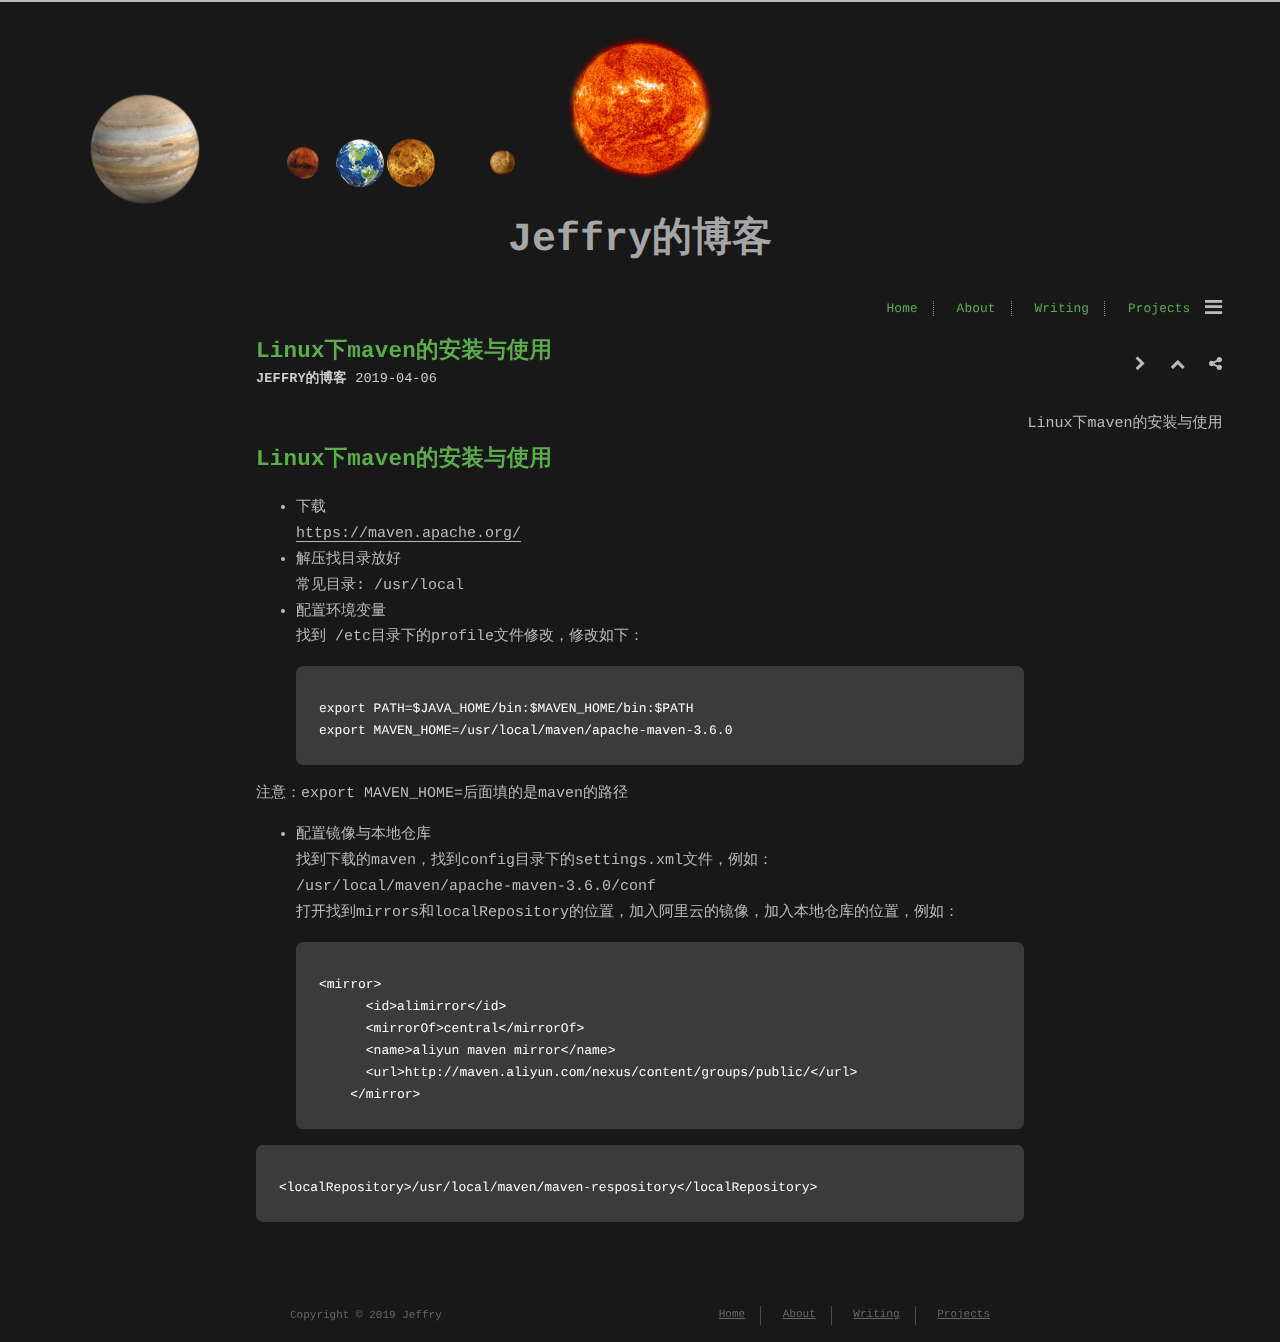
<file: 2019/04/06/Linux下maven的安装与使用/index.html>
<!DOCTYPE html>
<html lang=zh>
<head><meta name="generator" content="Hexo 3.8.0">
    <!-- so meta -->
    <meta charset="utf-8">
    <meta http-equiv="X-UA-Compatible" content="IE=edge">
    <meta name="HandheldFriendly" content="True">
    <meta name="viewport" content="width=device-width, initial-scale=1, maximum-scale=1">
    <meta name="description" content="Linux下maven的安装与使用 下载https://maven.apache.org/ 解压找目录放好常见目录: /usr/local   配置环境变量找到 /etc目录下的profile文件修改，修改如下：  12export PATH=$JAVA_HOME/bin:$MAVEN_HOME/bin:$PATHexport MAVEN_HOME=/usr/local/maven/apache-">
<meta name="keywords" content="Jeffry">
<meta property="og:type" content="article">
<meta property="og:title" content="Linux下maven的安装与使用">
<meta property="og:url" content="http://yoursite.com/2019/04/06/Linux下maven的安装与使用/index.html">
<meta property="og:site_name" content="Jeffry的博客">
<meta property="og:description" content="Linux下maven的安装与使用 下载https://maven.apache.org/ 解压找目录放好常见目录: /usr/local   配置环境变量找到 /etc目录下的profile文件修改，修改如下：  12export PATH=$JAVA_HOME/bin:$MAVEN_HOME/bin:$PATHexport MAVEN_HOME=/usr/local/maven/apache-">
<meta property="og:locale" content="zh-Hans">
<meta property="og:updated_time" content="2019-04-06T14:39:31.052Z">
<meta name="twitter:card" content="summary">
<meta name="twitter:title" content="Linux下maven的安装与使用">
<meta name="twitter:description" content="Linux下maven的安装与使用 下载https://maven.apache.org/ 解压找目录放好常见目录: /usr/local   配置环境变量找到 /etc目录下的profile文件修改，修改如下：  12export PATH=$JAVA_HOME/bin:$MAVEN_HOME/bin:$PATHexport MAVEN_HOME=/usr/local/maven/apache-">
    
    
        
          
              <link rel="shortcut icon" href="/images/favicon.ico">
          
        
        
          
            <link rel="icon" type="image/png" href="/images/favicon-192x192.png" sizes="192x192">
          
        
        
          
            <link rel="apple-touch-icon" sizes="180x180" href="/images/apple-touch-icon.png">
          
        
    
    <!-- title -->
    <title>Linux下maven的安装与使用</title>
    <!-- styles -->
    <link rel="stylesheet" href="/lib/font-awesome/css/font-awesome.min.css">
    <link rel="stylesheet" href="/lib/meslo-LG/styles.css">
    <link rel="stylesheet" href="/lib/justified-gallery/justifiedGallery.min.css">
    <link rel="stylesheet" href="/css/style.css">
    <!-- rss -->
    
    
    <!-- jquery -->
    <script src="/lib/jquery/jquery.min.js"></script>
</head>

<body>
    <div class="banner">
<div id="blogtitel" class="blogtitel">Jeffry的博客</div>
<ul id="wrapper" class="wrapper">
  <div class="sun">
    <div class="star"></div>
  </div>
  <div class="mercury">
    <div class="planet">
      <div class="shadow"></div>
    </div>
  </div>
  <div class="venus">
    <div class="planet">
      <div class="shadow"></div>
    </div>
  </div>
  <div class="earth">
    <div class="planet"><div class="shadow"></div></div>
  </div>
  <div class="mars">
    <div class="planet"><div class="shadow"></div></div>
  </div>
  <div class="jupiter">
    <div class="planet"><div class="shadow"></div></div>
  </div>
</ul>
</div>

    <div class="background">
      
        <div id="header-post">
  <a id="menu-icon" href="#"><i class="fa fa-bars fa-lg"></i></a>
  <a id="menu-icon-tablet" href="#"><i class="fa fa-bars fa-lg"></i></a>
  <a id="top-icon-tablet" href="#" onclick="$('html, body').animate({ scrollTop: 0 }, 'fast');" style="display:none;"><i class="fa fa-chevron-up fa-lg"></i></a>
  <span id="menu">
    <span id="nav">
      <ul>
         
          <li><a href="http://www.jeffry.top">Home</a></li>
         
          <li><a href="/about/">About</a></li>
         
          <li><a href="/archives/">Writing</a></li>
         
          <li><a href="http://github.com/tzvetkov75">Projects</a></li>
        
      </ul>
    </span>
    <br>
    <span id="actions">
      <ul>
        
        
        <li><a class="icon" href="/2019/03/09/Java异常处理机制/"><i class="fa fa-chevron-right" aria-hidden="true" onmouseover="$("#i-next").toggle();" onmouseout="$("#i-next").toggle();"></i></a></li>
        
        <li><a class="icon" href="#" onclick="$('html, body').animate({ scrollTop: 0 }, 'fast');"><i class="fa fa-chevron-up" aria-hidden="true" onmouseover="$("#i-top").toggle();" onmouseout="$("#i-top").toggle();"></i></a></li>
        <li><a class="icon" href="#"><i class="fa fa-share-alt" aria-hidden="true" onmouseover="$("#i-share").toggle();" onmouseout="$("#i-share").toggle();" onclick="$("#share").toggle();return false;"></i></a></li>
      </ul>
      <span id="i-prev" class="info" style="display:none;">Previous post</span>
      <span id="i-next" class="info" style="display:none;">Next post</span>
      <span id="i-top" class="info" style="display:none;">Back to top</span>
      <span id="i-share" class="info" style="display:none;">Share post</span>
    </span>
    <br>
    <div id="share" style="display: none">
      <ul>
  <li><a class="icon" href="http://www.facebook.com/sharer.php?u=http://yoursite.com/2019/04/06/Linux下maven的安装与使用/"><i class="fa fa-facebook " aria-hidden="true"></i></a></li>
  <li><a class="icon" href="https://twitter.com/share?url=http://yoursite.com/2019/04/06/Linux下maven的安装与使用/&text=Linux下maven的安装与使用"><i class="fa fa-twitter " aria-hidden="true"></i></a></li>
  <li><a class="icon" href="http://www.linkedin.com/shareArticle?url=http://yoursite.com/2019/04/06/Linux下maven的安装与使用/&title=Linux下maven的安装与使用"><i class="fa fa-linkedin " aria-hidden="true"></i></a></li>
  <li><a class="icon" href="https://pinterest.com/pin/create/bookmarklet/?url=http://yoursite.com/2019/04/06/Linux下maven的安装与使用/&is_video=false&description=Linux下maven的安装与使用"><i class="fa fa-pinterest " aria-hidden="true"></i></a></li>
  <li><a class="icon" href="mailto:?subject=Linux下maven的安装与使用&body=Check out this article: http://yoursite.com/2019/04/06/Linux下maven的安装与使用/"><i class="fa fa-envelope " aria-hidden="true"></i></a></li>
  <li><a class="icon" href="https://getpocket.com/save?url=http://yoursite.com/2019/04/06/Linux下maven的安装与使用/&title=Linux下maven的安装与使用"><i class="fa fa-get-pocket " aria-hidden="true"></i></a></li>
  <li><a class="icon" href="http://reddit.com/submit?url=http://yoursite.com/2019/04/06/Linux下maven的安装与使用/&title=Linux下maven的安装与使用"><i class="fa fa-reddit " aria-hidden="true"></i></a></li>
  <li><a class="icon" href="http://www.stumbleupon.com/submit?url=http://yoursite.com/2019/04/06/Linux下maven的安装与使用/&title=Linux下maven的安装与使用"><i class="fa fa-stumbleupon " aria-hidden="true"></i></a></li>
  <li><a class="icon" href="http://digg.com/submit?url=http://yoursite.com/2019/04/06/Linux下maven的安装与使用/&title=Linux下maven的安装与使用"><i class="fa fa-digg " aria-hidden="true"></i></a></li>
  <li><a class="icon" href="http://www.tumblr.com/share/link?url=http://yoursite.com/2019/04/06/Linux下maven的安装与使用/&name=Linux下maven的安装与使用&description="><i class="fa fa-tumblr " aria-hidden="true"></i></a></li>
</ul>

    </div>
    <div id="toc">
      <ol class="toc"><li class="toc-item toc-level-1"><a class="toc-link" href="#Linux下maven的安装与使用"><span class="toc-number">1.</span> <span class="toc-text">Linux下maven的安装与使用</span></a></li></ol>
    </div>
  </span>
</div>

      
      <div class="content index width mx-auto px2 my4">
          
          <article class="post" itemscope="" itemtype="http://schema.org/BlogPosting">
  <header>
    
    <h1 class="posttitle" itemprop="name headline">
        Linux下maven的安装与使用
    </h1>



    <div class="meta">
      <span class="author" itemprop="author" itemscope="" itemtype="http://schema.org/Person">
        <span itemprop="name">Jeffry的博客</span>
      </span>
      
    <div class="postdate">
        <time datetime="2019-04-06T14:18:38.000Z" itemprop="datePublished">2019-04-06</time>
    </div>


      

    </div>
  </header>
  

  <div class="content" itemprop="articleBody">
    <h1 id="Linux下maven的安装与使用"><a href="#Linux下maven的安装与使用" class="headerlink" title="Linux下maven的安装与使用"></a>Linux下maven的安装与使用</h1><ul>
<li>下载<br><a href="https://maven.apache.org/" target="_blank" rel="noopener">https://maven.apache.org/</a></li>
<li>解压找目录放好<br>常见目录: /usr/local  </li>
<li>配置环境变量<br>找到 /etc目录下的profile文件修改，修改如下：  <figure class="highlight plain"><table><tr><td class="gutter"><pre><span class="line">1</span><br><span class="line">2</span><br></pre></td><td class="code"><pre><span class="line">export PATH=$JAVA_HOME/bin:$MAVEN_HOME/bin:$PATH</span><br><span class="line">export MAVEN_HOME=/usr/local/maven/apache-maven-3.6.0</span><br></pre></td></tr></table></figure>
</li>
</ul>
<p>注意：export MAVEN_HOME=后面填的是maven的路径</p>
<ul>
<li>配置镜像与本地仓库<br>找到下载的maven，找到config目录下的settings.xml文件，例如：<br>/usr/local/maven/apache-maven-3.6.0/conf<br>打开找到mirrors和localRepository的位置，加入阿里云的镜像，加入本地仓库的位置，例如：<figure class="highlight plain"><table><tr><td class="gutter"><pre><span class="line">1</span><br><span class="line">2</span><br><span class="line">3</span><br><span class="line">4</span><br><span class="line">5</span><br><span class="line">6</span><br></pre></td><td class="code"><pre><span class="line">&lt;mirror&gt;</span><br><span class="line">      &lt;id&gt;alimirror&lt;/id&gt;</span><br><span class="line">      &lt;mirrorOf&gt;central&lt;/mirrorOf&gt;</span><br><span class="line">      &lt;name&gt;aliyun maven mirror&lt;/name&gt;</span><br><span class="line">      &lt;url&gt;http://maven.aliyun.com/nexus/content/groups/public/&lt;/url&gt;</span><br><span class="line">    &lt;/mirror&gt;</span><br></pre></td></tr></table></figure>
</li>
</ul>
<figure class="highlight plain"><table><tr><td class="gutter"><pre><span class="line">1</span><br></pre></td><td class="code"><pre><span class="line">&lt;localRepository&gt;/usr/local/maven/maven-respository&lt;/localRepository&gt;</span><br></pre></td></tr></table></figure>

  </div>
</article>



      </div>
      
       <div id="footer-post-container">
  <div id="footer-post">

    <div id="nav-footer" style="display: none">
      <ul>
         
          <li><a href="http://www.jeffry.top">Home</a></li>
         
          <li><a href="/about/">About</a></li>
         
          <li><a href="/archives/">Writing</a></li>
         
          <li><a href="http://github.com/tzvetkov75">Projects</a></li>
        
      </ul>
    </div>

    <div id="toc-footer" style="display: none">
      <ol class="toc"><li class="toc-item toc-level-1"><a class="toc-link" href="#Linux下maven的安装与使用"><span class="toc-number">1.</span> <span class="toc-text">Linux下maven的安装与使用</span></a></li></ol>
    </div>

    <div id="share-footer" style="display: none">
      <ul>
  <li><a class="icon" href="http://www.facebook.com/sharer.php?u=http://yoursite.com/2019/04/06/Linux下maven的安装与使用/"><i class="fa fa-facebook fa-lg" aria-hidden="true"></i></a></li>
  <li><a class="icon" href="https://twitter.com/share?url=http://yoursite.com/2019/04/06/Linux下maven的安装与使用/&text=Linux下maven的安装与使用"><i class="fa fa-twitter fa-lg" aria-hidden="true"></i></a></li>
  <li><a class="icon" href="http://www.linkedin.com/shareArticle?url=http://yoursite.com/2019/04/06/Linux下maven的安装与使用/&title=Linux下maven的安装与使用"><i class="fa fa-linkedin fa-lg" aria-hidden="true"></i></a></li>
  <li><a class="icon" href="https://pinterest.com/pin/create/bookmarklet/?url=http://yoursite.com/2019/04/06/Linux下maven的安装与使用/&is_video=false&description=Linux下maven的安装与使用"><i class="fa fa-pinterest fa-lg" aria-hidden="true"></i></a></li>
  <li><a class="icon" href="mailto:?subject=Linux下maven的安装与使用&body=Check out this article: http://yoursite.com/2019/04/06/Linux下maven的安装与使用/"><i class="fa fa-envelope fa-lg" aria-hidden="true"></i></a></li>
  <li><a class="icon" href="https://getpocket.com/save?url=http://yoursite.com/2019/04/06/Linux下maven的安装与使用/&title=Linux下maven的安装与使用"><i class="fa fa-get-pocket fa-lg" aria-hidden="true"></i></a></li>
  <li><a class="icon" href="http://reddit.com/submit?url=http://yoursite.com/2019/04/06/Linux下maven的安装与使用/&title=Linux下maven的安装与使用"><i class="fa fa-reddit fa-lg" aria-hidden="true"></i></a></li>
  <li><a class="icon" href="http://www.stumbleupon.com/submit?url=http://yoursite.com/2019/04/06/Linux下maven的安装与使用/&title=Linux下maven的安装与使用"><i class="fa fa-stumbleupon fa-lg" aria-hidden="true"></i></a></li>
  <li><a class="icon" href="http://digg.com/submit?url=http://yoursite.com/2019/04/06/Linux下maven的安装与使用/&title=Linux下maven的安装与使用"><i class="fa fa-digg fa-lg" aria-hidden="true"></i></a></li>
  <li><a class="icon" href="http://www.tumblr.com/share/link?url=http://yoursite.com/2019/04/06/Linux下maven的安装与使用/&name=Linux下maven的安装与使用&description="><i class="fa fa-tumblr fa-lg" aria-hidden="true"></i></a></li>
</ul>

    </div>

    <div id="actions-footer">
      <ul>
        <li id="toc"><a class="icon" href="#" onclick="$("#toc-footer").toggle();return false;"><i class="fa fa-list fa-lg" aria-hidden="true"></i> TOC</a></li>
        <li id="share"><a class="icon" href="#" onclick="$("#share-footer").toggle();return false;"><i class="fa fa-share-alt fa-lg" aria-hidden="true"></i> Share</a></li>
        <li id="top" style="display:none"><a class="icon" href="#" onclick="$('html, body').animate({ scrollTop: 0 }, 'fast');"><i class="fa fa-chevron-up fa-lg" aria-hidden="true"></i> Top</a></li>
        <li id="menu"><a class="icon" href="#" onclick="$("#nav-footer").toggle();return false;"><i class="fa fa-bars fa-lg" aria-hidden="true"></i> Menu</a></li>
      </ul>
    </div>

  </div>
</div>

      
      <footer id="footer">
  <div class="footer-left">
    Copyright &copy; 2019 Jeffry
  </div>
  <div class="footer-right">
    <nav>
      <ul>
         
          <li><a href="http://www.jeffry.top">Home</a></li>
         
          <li><a href="/about/">About</a></li>
         
          <li><a href="/archives/">Writing</a></li>
         
          <li><a href="http://github.com/tzvetkov75">Projects</a></li>
        
      </ul>
    </nav>
  </div>
</footer>

      <script src="/lib/justified-gallery/jquery.justifiedGallery.min.js"></script>
<script src="/js/main.js"></script>
<!-- Google Analytics -->

<!-- Disqus Comments -->


    </div>
</body>
</html>
</file>
<file: lib/meslo-LG/styles.css>
@font-face {
  font-family: 'Meslo LG';
  font-style: normal;
  src: local('Meslo LG S'), url(fonts/MesloLGS-Regular.ttf) format('truetype');
}
</file>
<file: css/style.css>
.inline {
  display: inline;
}
.block {
  display: block;
}
.inline-block {
  display: inline-block;
}
.table {
  display: table;
}
.table-cell {
  display: table-cell;
}
.overflow-hidden {
  overflow: hidden;
}
.overflow-scroll {
  overflow: scroll;
}
.overflow-auto {
  overflow: auto;
}
.clearfix:before,
.clearfix:after {
  content: " ";
  display: table;
}
.clearfix:after {
  clear: both;
}
.left {
  float: left;
}
.right {
  float: right;
}
.fit {
  max-width: 100%;
}
.truncate {
  display: inline-block;
  white-space: nowrap;
  overflow: hidden;
  text-overflow: ellipsis;
}
.max-width-1 {
  max-width: 24rem;
}
.max-width-2 {
  max-width: 32rem;
}
.max-width-3 {
  max-width: 48rem;
}
.max-width-4 {
  max-width: 64rem;
}
.border-box {
  box-sizing: border-box;
}
.m0 {
  margin: 0;
}
.mt0 {
  margin-top: 0;
}
.mr0 {
  margin-right: 0;
}
.mb0 {
  margin-bottom: 0;
}
.ml0 {
  margin-left: 0;
}
.mx0 {
  margin-left: 0;
  margin-right: 0;
}
.my0 {
  margin-top: 0;
  margin-bottom: 0;
}
.m1 {
  margin: 0.5rem;
}
.mt1 {
  margin-top: 0.5rem;
}
.mr1 {
  margin-right: 0.5rem;
}
.mb1 {
  margin-bottom: 0.5rem;
}
.ml1 {
  margin-left: 0.5rem;
}
.mx1 {
  margin-left: 0.5rem;
  margin-right: 0.5rem;
}
.my1 {
  margin-top: 0.5rem;
  margin-bottom: 0.5rem;
}
.m2 {
  margin: 1rem;
}
.mt2 {
  margin-top: 1rem;
}
.mr2 {
  margin-right: 1rem;
}
.mb2 {
  margin-bottom: 1rem;
}
.ml2 {
  margin-left: 1rem;
}
.mx2 {
  margin-left: 1rem;
  margin-right: 1rem;
}
.my2 {
  margin-top: 1rem;
  margin-bottom: 1rem;
}
.m3 {
  margin: 2rem;
}
.mt3 {
  margin-top: 2rem;
}
.mr3 {
  margin-right: 2rem;
}
.mb3 {
  margin-bottom: 2rem;
}
.ml3 {
  margin-left: 2rem;
}
.mx3 {
  margin-left: 2rem;
  margin-right: 2rem;
}
.my3 {
  margin-top: 2rem;
  margin-bottom: 2rem;
}
.m4 {
  margin: 4rem;
}
.mt4 {
  margin-top: 4rem;
}
.mr4 {
  margin-right: 4rem;
}
.mb4 {
  margin-bottom: 4rem;
}
.ml4 {
  margin-left: 4rem;
}
.mx4 {
  margin-left: 4rem;
  margin-right: 4rem;
}
.my4 {
  margin-top: 4rem;
  margin-bottom: 4rem;
}
.mxn1 {
  margin-left: -0.5rem;
  margin-right: -0.5rem;
}
.mxn2 {
  margin-left: -1rem;
  margin-right: -1rem;
}
.mxn3 {
  margin-left: -2rem;
  margin-right: -2rem;
}
.mxn4 {
  margin-left: -4rem;
  margin-right: -4rem;
}
.ml-auto {
  margin-left: auto;
}
.mr-auto {
  margin-right: auto;
}
.mx-auto {
  margin-left: auto;
  margin-right: auto;
}
.p0 {
  padding: 0;
}
.pt0 {
  padding-top: 0;
}
.pr0 {
  padding-right: 0;
}
.pb0 {
  padding-bottom: 0;
}
.pl0 {
  padding-left: 0;
}
.px0 {
  padding-left: 0;
  padding-right: 0;
}
.py0 {
  padding-top: 0;
  padding-bottom: 0;
}
.p1 {
  padding: 0.5rem;
}
.pt1 {
  padding-top: 0.5rem;
}
.pr1 {
  padding-right: 0.5rem;
}
.pb1 {
  padding-bottom: 0.5rem;
}
.pl1 {
  padding-left: 0.5rem;
}
.py1 {
  padding-top: 0.5rem;
  padding-bottom: 0.5rem;
}
.px1 {
  padding-left: 0.5rem;
  padding-right: 0.5rem;
}
.p2 {
  padding: 1rem;
}
.pt2 {
  padding-top: 1rem;
}
.pr2 {
  padding-right: 1rem;
}
.pb2 {
  padding-bottom: 1rem;
}
.pl2 {
  padding-left: 1rem;
}
.py2 {
  padding-top: 1rem;
  padding-bottom: 1rem;
}
.px2 {
  padding-left: 1rem;
  padding-right: 1rem;
}
.p3 {
  padding: 2rem;
}
.pt3 {
  padding-top: 2rem;
}
.pr3 {
  padding-right: 2rem;
}
.pb3 {
  padding-bottom: 2rem;
}
.pl3 {
  padding-left: 2rem;
}
.py3 {
  padding-top: 2rem;
  padding-bottom: 2rem;
}
.px3 {
  padding-left: 2rem;
  padding-right: 2rem;
}
.p4 {
  padding: 4rem;
}
.pt4 {
  padding-top: 4rem;
}
.pr4 {
  padding-right: 4rem;
}
.pb4 {
  padding-bottom: 4rem;
}
.pl4 {
  padding-left: 4rem;
}
.py4 {
  padding-top: 4rem;
  padding-bottom: 4rem;
}
.px4 {
  padding-left: 4rem;
  padding-right: 4rem;
}
.content h1,
.content .h1 {
  letter-spacing: 0.01em;
  font-size: 1.5em;
  font-style: normal;
  font-weight: 700;
  color: #5bac4a;
  margin-top: 3rem;
  margin-bottom: 1rem;
  display: block;
  -moz-osx-font-smoothing: grayscale;
  -webkit-font-smoothing: antialiased;
}
.content h2,
.content .h2 {
  position: relative;
  font-size: 1rem;
  font-weight: bold;
  text-transform: none;
  letter-spacing: normal;
  margin-top: 2rem;
  margin-bottom: 0.5rem;
  color: #dedede;
  display: block;
}
.content h3 {
  font-size: 0.9rem;
  font-weight: bold;
  text-decoration: underline;
  color: #dedede;
}
.content h4,
.content h5,
.content h6 {
  font-size: 0.9rem;
  font-weight: normal;
  color: #ccc;
  border-bottom: 1px dashed #ccc;
  display: inline;
  text-decoration: none;
}
.content h3,
.content h4,
.content h5,
.content h6 {
  margin-top: 0.9rem;
  margin-bottom: 0.5rem;
}
.content hr {
  border: 1px dashed #ccc;
}
.content strong {
  font-weight: bold;
}
.content em,
.content cite {
  font-style: italic;
}
.content sup,
.content sub {
  font-size: 0.75em;
  line-height: 0;
  position: relative;
  vertical-align: baseline;
}
.content sup {
  top: -0.5em;
}
.content sub {
  bottom: -0.2em;
}
.content small {
  font-size: 0.85em;
}
.content acronym,
.content abbr {
  border-bottom: 1px dotted;
}
.content ul,
.content ol,
.content dl {
  line-height: 1.725;
}
.content ul ul,
.content ol ul,
.content ul ol,
.content ol ol {
  margin-top: 0;
  margin-bottom: 0;
}
.content ol {
  list-style: decimal;
}
.content dt {
  font-weight: bold;
}
.content table {
  width: 100%;
  font-size: 13px;
  border-collapse: collapse;
  text-align: left;
  background: #3b3b3b;
}
.content th {
  font-size: 14px;
  font-weight: bold;
  color: #dedede;
  border-bottom: 1px dashed #ccc;
  padding: 8px 8px;
}
.content td {
  border-bottom: none;
  padding: 9px 8px 0px 8px;
}
*,
*:before,
*:after {
  box-sizing: border-box;
}
html {
  height: 100%;
  border-top: 2px solid #b9babc;
}
body {
  color: #b9babc;
  background-color: #181818;
  font-size: 15px;
  font-family: "Menlo", monospace;
  font-weight: 400;
  line-height: 1.725;
  text-rendering: geometricPrecision;
  min-height: 100%;
  display: flex;
  flex-direction: column;
  -moz-osx-font-smoothing: grayscale;
  -webkit-font-smoothing: antialiased;
  margin: 0;
  padding: 0;
  height: auto;
  width: 100%;
}
.content {
  flex: 1;
}
.content p {
  -moz-hyphens: auto;
  -ms-hyphens: auto;
  -webkit-hyphens: auto;
  hyphens: auto;
}
.content pre,
.content code {
  -moz-hyphens: manual;
  -ms-hyphens: manual;
  -webkit-hyphens: manual;
  hyphens: manual;
}
.content a {
  text-decoration: none;
  color: #b9babc;
  background-repeat: repeat-x;
  background-position: bottom;
  background-size: 100% 6px;
  background-image: linear-gradient(transparent, transparent 5px, #b9babc 5px, #b9babc);
}
.content a:hover {
  background-image: linear-gradient(transparent, transparent 4px, #d41c46 4px, #d41c46);
}
.content a.icon {
  background: none;
}
.content a.icon:hover {
  color: #d41c46;
}
.content h1 a,
.content .h1 a,
.content h2 a,
.content h3 a,
.content h4 a,
.content h5 a,
.content h6 a {
  color: inherit;
  text-decoration: none;
  background: none;
}
.content h1 a:hover,
.content .h1 a:hover,
.content h2 a:hover,
.content h3 a:hover,
.content h4 a:hover,
.content h5 a:hover,
.content h6 a:hover {
  background-repeat: repeat-x;
  background-position: bottom;
  background-size: 100% 6px;
  background-image: linear-gradient(transparent, transparent 6px, #d41c46 6px, #d41c46);
}
@media (min-width: 540px) {
  .image-wrap {
    flex-direction: row;
    margin-bottom: 2rem;
  }
  .image-wrap .image-block {
    margin-right: 2rem;
    flex: 1 0 35%;
  }
  .image-wrap p {
    flex: 1 0 65%;
  }
}
.width {
  width: 100%;
  max-width: 50rem;
}
@media (max-width: 480px) {
  .px3 {
    padding-left: 1rem;
    padding-right: 1rem;
  }
  .my4 {
    margin-top: 2rem;
    margin-bottom: 2rem;
  }
}
@media (min-width: 480px) {
  p {
    text-align: justify;
  }
}
#header {
  max-width: 710px;
  width: 100%;
  margin: 0 auto 3rem auto;
}
#header h1,
#header .h1 {
  letter-spacing: 0.01em;
  font-size: 1.5rem;
  line-height: 2rem;
  font-style: normal;
  font-weight: 700;
  color: #b9babc;
  margin-top: 0;
  margin-bottom: 0;
  -moz-osx-font-smoothing: grayscale;
  -webkit-font-smoothing: antialiased;
}
#header a {
  color: inherit;
  text-decoration: none;
  background: none;
}
#header #logo {
  display: inline-block;
  float: left;
  margin-right: 20px;
  width: 50px;
  height: 50px;
  background-repeat: no-repeat;
  background-size: 50px 50px;
  border-radius: 5px;
  -webkit-filter: grayscale(100%);
  filter: grayscale(100%);
}
#header #nav {
  letter-spacing: 0.1em;
  font-size: 1.5rem;
  font-style: normal;
  font-weight: 200;
  color: #5bac4a;
}
#header #nav ul {
  list-style-type: none;
  margin-top: 1em;
  padding: 0;
  line-height: 15px;
}
#header #nav ul a {
  margin-right: 15px;
  color: color-accent;
}
#header #nav ul a:hover {
  background-repeat: repeat-x;
  background-position: bottom;
  background-size: 100% 6px;
  background-image: linear-gradient(transparent, transparent 5px, #5bac4a 5px, #5bac4a);
}
#header #nav ul li {
  display: inline-block;
  vertical-align: middle;
  margin-right: 15px;
  border-right: 1px dotted #5bac4a;
}
#header #nav ul .icon {
  display: none;
}
#header #nav ul li:last-child {
  border-right: 0;
  margin-right: 0;
}
#header #nav ul li:last-child a {
  margin-right: 0;
}
#header:hover #logo {
  -webkit-filter: none;
  filter: none;
}
@media screen and (max-width: 480px) {
  #header #title {
    padding-top: 9px;
    padding-bottom: 9px;
  }
  #header #nav ul a:hover {
    background: none;
  }
  #header #nav ul li {
    display: none;
    border-right: 0;
  }
  #header #nav ul li.icon {
    display: inline-block;
    position: absolute;
    right: 1rem;
  }
  #header #nav ul.responsive li {
    display: block;
  }
  #header #nav li:not(:first-child) {
    padding-top: 1rem;
    padding-left: 70px;
    font-size: 1rem;
  }
}
#header-post {
  position: fixed;
  top: 30vh;
  right: 2rem;
  display: inline-block;
  float: right;
  padding: 2%;
}
#header-post a {
  color: inherit;
  text-decoration: none;
  background: none;
}
#header-post a.icon {
  background: none;
}
#header-post a.icon:hover {
  color: #d41c46;
}
#header-post ol {
  list-style-type: none;
}
#header-post ul {
  list-style-type: none;
  margin: 0;
  padding: 0;
  display: inline-block;
}
#header-post ul li {
  margin-right: 15px;
  display: inline-block;
  vertical-align: middle;
}
#header-post ul li:last-child {
  margin-right: 0;
}
#header-post #menu-icon {
  float: right;
  margin-left: 15px;
}
#header-post #menu-icon:hover {
  color: #5bac4a;
}
#header-post #menu-icon-tablet {
  float: right;
  margin-left: 15px;
}
#header-post #menu-icon-tablet:hover {
  color: #5bac4a;
}
#header-post #top-icon-tablet {
  margin-left: 15px;
  bottom: 2rem;
  right: 2rem;
  position: fixed;
}
#header-post #top-icon-tablet:hover {
  color: #5bac4a;
}
#header-post .active {
  color: #5bac4a;
}
@media screen and (max-height: 650px) {
  #header-post #menu {
    visibility: hidden;
  }
}
#header-post #nav {
  letter-spacing: 0.01em;
  font-size: 0.8rem;
  font-style: normal;
  font-weight: 200;
  color: #5bac4a;
}
#header-post #nav ul {
  line-height: 15px;
}
#header-post #nav ul a {
  margin-right: 15px;
  color: color-accent;
}
#header-post #nav ul a:hover {
  background-repeat: repeat-x;
  background-position: bottom;
  background-size: 100% 6px;
  background-image: linear-gradient(transparent, transparent 5px, #5bac4a 5px, #5bac4a);
}
#header-post #nav ul li {
  border-right: 1px dotted #5bac4a;
}
#header-post #nav ul li:last-child {
  border-right: 0;
  margin-right: 0;
}
#header-post #nav ul li:last-child a {
  margin-right: 0;
}
#header-post #actions {
  float: right;
  margin-top: 2rem;
  width: 100%;
  text-align: right;
}
#header-post #actions ul {
  display: block;
}
#header-post #actions .info {
  display: block;
  font-style: italic;
}
#header-post #share {
  clear: both;
  text-align: right;
  padding-top: 1rem;
}
#header-post #share li {
  margin: 0;
  display: block;
}
#header-post #toc {
  clear: both;
  text-align: right;
  padding-top: 1rem;
}
#header-post #toc a:hover {
  color: #d41c46;
}
#header-post #toc .toc-level-1 {
  color: #b9babc;
}
#header-post #toc .toc-level-2 {
  font-size: 0.9rem;
  color: #b9babc;
}
#header-post #toc .toc-level-2:before {
  content: "#";
  color: #5bac4a;
}
#header-post #toc .toc-level-3 {
  font-size: 0.8rem;
  color: #b3b3b3;
}
#header-post #toc .toc-level-4 {
  font-size: 0.5rem;
  color: #666;
}
#header-post #toc .toc-level-5 {
  display: none;
}
#header-post #toc .toc-level-6 {
  display: none;
}
#header-post #toc .toc-number {
  display: none;
}
@media screen and (max-width: 500px) {
  #header-post {
    display: none;
  }
}
@media screen and (max-width: 900px) {
  #header-post #menu-icon {
    display: none;
  }
  #header-post #actions {
    display: none;
  }
}
@media screen and (max-width: 1199px) {
  #header-post #toc {
    display: none;
  }
}
@media screen and (min-width: 900px) {
  #header-post #menu-icon-tablet {
    display: none !important;
  }
  #header-post #top-icon-tablet {
    display: none !important;
  }
}
@media screen and (min-width: 1199px) {
  #header-post #actions {
    width: auto;
  }
  #header-post #actions ul {
    display: inline-block;
    float: right;
  }
  #header-post #actions .info {
    float: left;
    margin-right: 2rem;
    font-style: italic;
    display: inline;
  }
}
#footer-post {
  bottom: 0;
  left: 0;
  right: 0;
  position: fixed;
  transition: opacity 0.2s;
  width: 100%;
  z-index: 5000000;
  background: #1d1d1d;
  border-top: 1px solid #666673;
}
#footer-post a {
  color: inherit;
  text-decoration: none;
  background: none;
}
#footer-post a.icon {
  background: none;
}
#footer-post a.icon:hover {
  color: #d41c46;
}
#footer-post #nav-footer {
  margin-left: 1rem;
  margin-right: 1rem;
  text-align: center;
}
#footer-post #nav-footer a {
  color: #5bac4a;
  font-size: 1rem;
}
#footer-post #nav-footer a:hover {
  background-repeat: repeat-x;
  background-position: bottom;
  background-size: 100% 6px;
  background-image: linear-gradient(transparent, transparent 5px, #5bac4a 5px, #5bac4a);
}
#footer-post #nav-footer ul {
  list-style-type: none;
  margin: 0;
  padding: 0;
  display: table;
  width: 100%;
}
#footer-post #nav-footer ul li {
  display: inline-table;
  width: 20%;
  padding: 10px;
  vertical-align: middle;
}
#footer-post #actions-footer {
  text-align: center;
  margin-top: 1rem;
  margin-bottom: 1rem;
  width: 100%;
}
#footer-post #actions-footer a {
  color: #5bac4a;
}
#footer-post #actions-footer ul {
  list-style-type: none;
  margin: 0;
  padding: 0;
  display: table;
  width: 100%;
}
#footer-post #actions-footer ul li {
  display: table-cell;
  vertical-align: middle;
}
#footer-post #share-footer {
  margin-left: 1rem;
  margin-right: 1rem;
  text-align: center;
}
#footer-post #share-footer ul {
  list-style-type: none;
  margin: 0;
  padding: 0;
  display: table;
  width: 100%;
}
#footer-post #share-footer ul li {
  display: inline-table;
  width: 20%;
  padding: 10px;
  vertical-align: middle;
}
#footer-post #toc-footer {
  clear: both;
  text-align: left;
  padding-top: 1rem;
}
#footer-post #toc-footer ol {
  list-style-type: none;
  padding-left: 20px;
}
#footer-post #toc-footer ol li {
  line-height: 30px;
}
#footer-post #toc-footer a:hover {
  color: #d41c46;
}
#footer-post #toc-footer .toc-level-1 {
  color: #b9babc;
}
#footer-post #toc-footer .toc-level-2 {
  font-size: 0.9rem;
  color: #b9babc;
}
#footer-post #toc-footer .toc-level-2:before {
  content: "#";
  color: #5bac4a;
}
#footer-post #toc-footer .toc-level-3 {
  font-size: 0.8rem;
  color: #b3b3b3;
  color: #666;
  line-height: 15px;
}
#footer-post #toc-footer .toc-level-4 {
  display: none;
}
#footer-post #toc-footer .toc-level-5 {
  display: none;
}
#footer-post #toc-footer .toc-level-6 {
  display: none;
}
#footer-post #toc-footer .toc-number {
  display: none;
}
@media screen and (min-width: 500px) {
  #footer-post-container {
    display: none;
  }
}
#sociallinks {
  display: inline-block;
  list-style: none;
  padding: 0;
  margin: 0;
}
#sociallinks li {
  display: inline-block;
}
#sociallinks li:after {
  content: ", ";
}
#sociallinks li:last-child:after {
  content: "";
}
#sociallinks li:nth-last-child(2):after {
  content: " and ";
}
.post-list {
  padding: 0;
}
.post-list .post-item {
  list-style-type: none;
  margin-left: 0;
  margin-bottom: 1rem;
}
.post-list .post-item .meta {
  display: block;
  font-size: 14px;
  color: #666;
  min-width: 100px;
  margin-right: 16px;
}
@media (min-width: 480px) {
  .post-list .post-item {
    display: flex;
    margin-bottom: 5px;
  }
  .post-list .post-item .meta {
    text-align: left;
  }
}
.project-list {
  padding: 0;
  list-style: none;
}
.project-list .project-item {
  margin-bottom: 5px;
}
article header .posttitle {
  margin-top: 0;
  margin-bottom: 0;
  text-transform: none;
  font-size: 1.5em;
  line-height: 1.35;
}
article header .meta {
  margin-top: 0;
  margin-bottom: 1rem;
}
article header .meta * {
  color: #ccc;
  font-size: 0.85rem;
}
article header .author {
  text-transform: uppercase;
  letter-spacing: 0.01em;
  font-weight: 700;
}
article header .postdate {
  display: inline;
}
article .content h2:before {
  content: "#";
  color: #fff;
  position: absolute;
  left: -1rem;
  top: -4px;
  font-size: 1.2rem;
  font-weight: bold;
}
article .content img,
article .content video {
  max-width: 100%;
  height: auto;
  display: block;
  margin: auto;
}
article .content .video-container {
  position: relative;
  padding-top: 56.25%;
  height: 0;
  overflow: hidden;
}
article .content .video-container iframe,
article .content .video-container object,
article .content .video-container embed {
  position: absolute;
  top: 0;
  left: 0;
  width: 100%;
  height: 100%;
  margin-top: 0;
}
article .content blockquote {
  background: inherit;
  color: #ccffb6;
  border-left: 0px solid #ccc;
  margin: 1rem 10px;
  padding: 0.5em 10px;
  quotes: "\201C" "\201D" "\2018" "\2019";
}
article .content blockquote p {
  margin: 0;
}
article .content blockquote:before {
  color: #ccffb6;
  content: "\201C";
  font-size: 2em;
  line-height: 0.1em;
  margin-right: 0.25em;
  vertical-align: -0.4em;
}
article .content blockquote footer {
  color: #666;
  font-size: 11px;
  margin: line-height 0;
}
article .content blockquote footer a {
  color: #666;
  background-image: linear-gradient(transparent, transparent 5px, #666 5px, #666);
}
article .content blockquote footer a:hover {
  color: #999;
  background-image: linear-gradient(transparent, transparent 4px, #999 4px, #999);
}
article .content blockquote footer cite:before {
  content: "—";
  padding: 0 0.5em;
}
article .content .pullquote {
  text-align: left;
  width: 45%;
  margin: 0;
}
article .content .pullquote.left {
  margin-left: 0.5em;
  margin-right: 1em;
}
article .content .pullquote.right {
  margin-right: 0.5em;
  margin-left: 1em;
}
article .content .caption {
  color: color-grey;
  display: block;
  font-size: 0.9em;
  margin-top: 0.5em;
  position: relative;
  text-align: center;
}
.posttitle {
  text-transform: none;
  font-size: 1.5em;
  line-height: 1.25;
}
.article-tag .tag-link:before {
  content: "#";
}
@media (min-width: 480px) {
  .article-tag {
    display: inline;
  }
  .article-tag:before {
    content: "|";
  }
}
.blog-post-comments {
  margin-top: 4rem;
}
#footer {
  padding-top: 10px;
  padding-bottom: 10px;
  color: #666;
  font-size: 11px;
  max-width: 700px;
  width: 100%;
  margin: 0 auto 1rem auto;
  vertical-align: top;
  text-align: center;
}
#footer ul {
  margin: 0;
  padding: 0;
  list-style: none;
}
#footer li {
  display: inline-block;
  vertical-align: middle;
  margin-right: 15px;
  border-right: 1px solid #4a4a4a;
}
#footer li a {
  margin-right: 15px;
}
#footer li:last-child {
  border-right: 0;
  margin-right: 0;
}
#footer li:last-child a {
  margin-right: 0;
}
#footer a {
  color: #666;
}
#footer a:hover {
  color: #999;
}
#footer .footer-left {
  height: 20px;
  line-height: 20px;
  vertical-align: middle;
}
@media (min-width: 39rem) {
  #footer {
    padding-top: 20px;
    padding-bottom: 20px;
  }
  #footer .footer-left {
    float: left;
  }
  #footer .footer-right {
    float: right;
  }
}
.wrapper {
  position: fixed;
  perspective: 5000px;
  perspective-origin: 60% 50%;
  margin-top: 2vh;
  width: inherit;
  opacity: 0;
  padding: 0;
}
.wrapper > div {
  position: relative;
  margin: 0 auto;
  transform-style: preserve-3d;
  height: 0px;
}
.sun {
  width: 250px;
  position: absolute;
  top: 0px;
  z-index: 1;
  height: 125px !important;
}
.sun .star {
  width: 150px;
  height: 150px;
  background: url("../images/sun.png") no-repeat;
  background-size: cover;
  border-radius: 250px;
  margin: 0 auto;
  animation: spinsun 40s infinite linear;
}
.planet {
  background-size: cover;
  background-repeat: no-repeat;
  background-color: transparent;
  animation-iteration-count: infinite;
  overflow: hidden;
}
.shadow {
  position: absolute;
  left: 0px;
  right: 0px;
  top: 0px;
  bottom: 0px;
  background: transparent url("../images/shadow.png") 0% 0% no-repeat;
  background-size: cover;
  border-radius: 100%;
}
.mercury {
  position: absolute;
  width: 300px;
  z-index: 2;
  animation: orbitmercury 12s infinite linear;
  top: -7.5px; /*half of planets height to keep orbits in line*/
}
.mercury .planet {
  width: 25px;
  height: 25px;
  background-image: url("../images/mercury.png");
  animation: anti-spin 12s infinite linear;
}
.mercury .shadow {
  animation: shadow 12s infinite linear;
}
.venus {
  position: absolute;
  width: 506px;
  z-index: 3;
  animation: orbitvenus 15s infinite linear;
  top: -19px;
}
.venus .planet {
  width: 48px;
  height: 48px;
  background-image: url("../images/venus.png");
  animation: anti-spin 15s infinite linear;
}
.venus .shadow {
  animation: shadow 15s infinite linear;
}
.earth {
  position: absolute;
  width: 610px;
  z-index: 4;
  animation: orbitearth 20s infinite linear;
  top: -20px;
}
.earth .planet {
  width: 50px;
  height: 50px;
  background-image: url("../images/earth.png");
  animation: anti-spin 20s infinite linear;
}
.earth .shadow {
  animation: shadow 20s infinite linear;
}
.mars {
  position: absolute;
  width: 706px;
  z-index: 5;
  animation: orbitmars 30s infinite linear;
  top: -11px;
}
.mars .planet {
  width: 32px;
  height: 32px;
  background-image: url("../images/mars.png");
  animation: anti-spin 30s infinite linear;
}
.mars .shadow {
  animation: shadow 30s infinite linear;
}
.jupiter {
  position: absolute;
  width: 1100px;
  z-index: 6;
  animation: orbitjupiter 50s infinite linear;
  top: -64px;
}
.jupiter .planet {
  width: 110px;
  height: 110px;
  background-image: url("../images/jupiter.png");
  animation: anti-spin 50s infinite linear;
}
.jupiter .shadow {
  animation: shadow 50s infinite linear;
}
.banner {
  height: 30vh;
  width: 100%;
  margin: 0;
  padding-top: 1%;
  color: #dedede;
  text-align: center;
  background: #181818;
}
.blogtitel {
  position: absolute;
  top: 20vh;
  width: 100%;
  margin: 0;
  padding: 2%;
  color: #dedede;
  text-align: center;
  font-size: 40px;
  font-family: "Menlo", monospace;
  font-weight: 700;
}
@-moz-keyframes spinsun {
  0% {
    transform: rotate(0);
  }
  100% {
    transform: rotate(-360deg);
  }
}
@-webkit-keyframes spinsun {
  0% {
    transform: rotate(0);
  }
  100% {
    transform: rotate(-360deg);
  }
}
@-o-keyframes spinsun {
  0% {
    transform: rotate(0);
  }
  100% {
    transform: rotate(-360deg);
  }
}
@keyframes spinsun {
  0% {
    transform: rotate(0);
  }
  100% {
    transform: rotate(-360deg);
  }
}
@-moz-keyframes shadow {
  0% {
    background-position: 130% 0%;
  }
  33% {
    background-position: 50% 0%;
  }
  55% {
    background-position: 0% 0%;
  }
  80% {
    background-position: -50% 0%;
  }
  100% {
    background-position: -50% 0%;
  }
}
@-webkit-keyframes shadow {
  0% {
    background-position: 130% 0%;
  }
  33% {
    background-position: 50% 0%;
  }
  55% {
    background-position: 0% 0%;
  }
  80% {
    background-position: -50% 0%;
  }
  100% {
    background-position: -50% 0%;
  }
}
@-o-keyframes shadow {
  0% {
    background-position: 130% 0%;
  }
  33% {
    background-position: 50% 0%;
  }
  55% {
    background-position: 0% 0%;
  }
  80% {
    background-position: -50% 0%;
  }
  100% {
    background-position: -50% 0%;
  }
}
@keyframes shadow {
  0% {
    background-position: 130% 0%;
  }
  33% {
    background-position: 50% 0%;
  }
  55% {
    background-position: 0% 0%;
  }
  80% {
    background-position: -50% 0%;
  }
  100% {
    background-position: -50% 0%;
  }
}
@-moz-keyframes orbitmercury {
  0% {
    z-index: 2;
    transform: rotateY(0);
  }
  49% {
    z-index: 2;
  }
  50% {
    z-index: -2;
  }
  99% {
    z-index: -2;
  }
  100% {
    z-index: 2;
    transform: rotateY(360deg);
  }
}
@-webkit-keyframes orbitmercury {
  0% {
    z-index: 2;
    transform: rotateY(0);
  }
  49% {
    z-index: 2;
  }
  50% {
    z-index: -2;
  }
  99% {
    z-index: -2;
  }
  100% {
    z-index: 2;
    transform: rotateY(360deg);
  }
}
@-o-keyframes orbitmercury {
  0% {
    z-index: 2;
    transform: rotateY(0);
  }
  49% {
    z-index: 2;
  }
  50% {
    z-index: -2;
  }
  99% {
    z-index: -2;
  }
  100% {
    z-index: 2;
    transform: rotateY(360deg);
  }
}
@keyframes orbitmercury {
  0% {
    z-index: 2;
    transform: rotateY(0);
  }
  49% {
    z-index: 2;
  }
  50% {
    z-index: -2;
  }
  99% {
    z-index: -2;
  }
  100% {
    z-index: 2;
    transform: rotateY(360deg);
  }
}
@-moz-keyframes orbitvenus {
  0% {
    z-index: 3;
    transform: rotateY(0);
  }
  49% {
    z-index: 3;
  }
  50% {
    z-index: -3;
  }
  99% {
    z-index: -3;
  }
  100% {
    z-index: 3;
    transform: rotateY(360deg);
  }
}
@-webkit-keyframes orbitvenus {
  0% {
    z-index: 3;
    transform: rotateY(0);
  }
  49% {
    z-index: 3;
  }
  50% {
    z-index: -3;
  }
  99% {
    z-index: -3;
  }
  100% {
    z-index: 3;
    transform: rotateY(360deg);
  }
}
@-o-keyframes orbitvenus {
  0% {
    z-index: 3;
    transform: rotateY(0);
  }
  49% {
    z-index: 3;
  }
  50% {
    z-index: -3;
  }
  99% {
    z-index: -3;
  }
  100% {
    z-index: 3;
    transform: rotateY(360deg);
  }
}
@keyframes orbitvenus {
  0% {
    z-index: 3;
    transform: rotateY(0);
  }
  49% {
    z-index: 3;
  }
  50% {
    z-index: -3;
  }
  99% {
    z-index: -3;
  }
  100% {
    z-index: 3;
    transform: rotateY(360deg);
  }
}
@-moz-keyframes orbitearth {
  0% {
    z-index: 4;
    transform: rotateY(0);
  }
  49% {
    z-index: 4;
  }
  50% {
    z-index: -4;
  }
  99% {
    z-index: -4;
  }
  100% {
    z-index: 4;
    transform: rotateY(360deg);
  }
}
@-webkit-keyframes orbitearth {
  0% {
    z-index: 4;
    transform: rotateY(0);
  }
  49% {
    z-index: 4;
  }
  50% {
    z-index: -4;
  }
  99% {
    z-index: -4;
  }
  100% {
    z-index: 4;
    transform: rotateY(360deg);
  }
}
@-o-keyframes orbitearth {
  0% {
    z-index: 4;
    transform: rotateY(0);
  }
  49% {
    z-index: 4;
  }
  50% {
    z-index: -4;
  }
  99% {
    z-index: -4;
  }
  100% {
    z-index: 4;
    transform: rotateY(360deg);
  }
}
@keyframes orbitearth {
  0% {
    z-index: 4;
    transform: rotateY(0);
  }
  49% {
    z-index: 4;
  }
  50% {
    z-index: -4;
  }
  99% {
    z-index: -4;
  }
  100% {
    z-index: 4;
    transform: rotateY(360deg);
  }
}
@-moz-keyframes orbitmars {
  0% {
    z-index: 5;
    transform: rotateY(0);
  }
  49% {
    z-index: 5;
  }
  50% {
    z-index: -5;
  }
  99% {
    z-index: -5;
  }
  100% {
    z-index: 5;
    transform: rotateY(360deg);
  }
}
@-webkit-keyframes orbitmars {
  0% {
    z-index: 5;
    transform: rotateY(0);
  }
  49% {
    z-index: 5;
  }
  50% {
    z-index: -5;
  }
  99% {
    z-index: -5;
  }
  100% {
    z-index: 5;
    transform: rotateY(360deg);
  }
}
@-o-keyframes orbitmars {
  0% {
    z-index: 5;
    transform: rotateY(0);
  }
  49% {
    z-index: 5;
  }
  50% {
    z-index: -5;
  }
  99% {
    z-index: -5;
  }
  100% {
    z-index: 5;
    transform: rotateY(360deg);
  }
}
@keyframes orbitmars {
  0% {
    z-index: 5;
    transform: rotateY(0);
  }
  49% {
    z-index: 5;
  }
  50% {
    z-index: -5;
  }
  99% {
    z-index: -5;
  }
  100% {
    z-index: 5;
    transform: rotateY(360deg);
  }
}
@-moz-keyframes orbitjupiter {
  0% {
    z-index: 6;
    transform: rotateY(270);
  }
  49% {
    z-index: 6;
  }
  50% {
    z-index: -6;
  }
  99% {
    z-index: -6;
  }
  100% {
    z-index: 6;
    transform: rotateY(360deg);
  }
}
@-webkit-keyframes orbitjupiter {
  0% {
    z-index: 6;
    transform: rotateY(270);
  }
  49% {
    z-index: 6;
  }
  50% {
    z-index: -6;
  }
  99% {
    z-index: -6;
  }
  100% {
    z-index: 6;
    transform: rotateY(360deg);
  }
}
@-o-keyframes orbitjupiter {
  0% {
    z-index: 6;
    transform: rotateY(270);
  }
  49% {
    z-index: 6;
  }
  50% {
    z-index: -6;
  }
  99% {
    z-index: -6;
  }
  100% {
    z-index: 6;
    transform: rotateY(360deg);
  }
}
@keyframes orbitjupiter {
  0% {
    z-index: 6;
    transform: rotateY(270);
  }
  49% {
    z-index: 6;
  }
  50% {
    z-index: -6;
  }
  99% {
    z-index: -6;
  }
  100% {
    z-index: 6;
    transform: rotateY(360deg);
  }
}
@-moz-keyframes orbitsaturn {
  0% {
    z-index: 7;
    transform: rotateY(270);
  }
  49% {
    z-index: 7;
  }
  50% {
    z-index: -7;
  }
  99% {
    z-index: -7;
  }
  100% {
    z-index: 7;
    transform: rotateY(360deg);
  }
}
@-webkit-keyframes orbitsaturn {
  0% {
    z-index: 7;
    transform: rotateY(270);
  }
  49% {
    z-index: 7;
  }
  50% {
    z-index: -7;
  }
  99% {
    z-index: -7;
  }
  100% {
    z-index: 7;
    transform: rotateY(360deg);
  }
}
@-o-keyframes orbitsaturn {
  0% {
    z-index: 7;
    transform: rotateY(270);
  }
  49% {
    z-index: 7;
  }
  50% {
    z-index: -7;
  }
  99% {
    z-index: -7;
  }
  100% {
    z-index: 7;
    transform: rotateY(360deg);
  }
}
@keyframes orbitsaturn {
  0% {
    z-index: 7;
    transform: rotateY(270);
  }
  49% {
    z-index: 7;
  }
  50% {
    z-index: -7;
  }
  99% {
    z-index: -7;
  }
  100% {
    z-index: 7;
    transform: rotateY(360deg);
  }
}
@-moz-keyframes anti-spin {
  from {
    transform: rotateY(0);
  }
  to {
    transform: rotateY(-360deg);
  }
}
@-webkit-keyframes anti-spin {
  from {
    transform: rotateY(0);
  }
  to {
    transform: rotateY(-360deg);
  }
}
@-o-keyframes anti-spin {
  from {
    transform: rotateY(0);
  }
  to {
    transform: rotateY(-360deg);
  }
}
@keyframes anti-spin {
  from {
    transform: rotateY(0);
  }
  to {
    transform: rotateY(-360deg);
  }
}
@-moz-keyframes anti-spin-rings {
  from {
    transform: rotateY(0) rotateX(73deg);
  }
  to {
    transform: rotateY(-360deg) rotateX(73deg);
  }
}
@-webkit-keyframes anti-spin-rings {
  from {
    transform: rotateY(0) rotateX(73deg);
  }
  to {
    transform: rotateY(-360deg) rotateX(73deg);
  }
}
@-o-keyframes anti-spin-rings {
  from {
    transform: rotateY(0) rotateX(73deg);
  }
  to {
    transform: rotateY(-360deg) rotateX(73deg);
  }
}
@keyframes anti-spin-rings {
  from {
    transform: rotateY(0) rotateX(73deg);
  }
  to {
    transform: rotateY(-360deg) rotateX(73deg);
  }
}
@-moz-keyframes fadeIn {
  0% {
    opacity: 0;
  }
  75% {
    opacity: 0.8;
  }
  100% {
    opacity: 1;
  }
}
@-webkit-keyframes fadeIn {
  0% {
    opacity: 0;
  }
  75% {
    opacity: 0.8;
  }
  100% {
    opacity: 1;
  }
}
@-o-keyframes fadeIn {
  0% {
    opacity: 0;
  }
  75% {
    opacity: 0.8;
  }
  100% {
    opacity: 1;
  }
}
@keyframes fadeIn {
  0% {
    opacity: 0;
  }
  75% {
    opacity: 0.8;
  }
  100% {
    opacity: 1;
  }
}
.highlight {
  color: #222;
  background: #272822;
}
.highlight .code .tag,
.highlight .code .keyword,
.highlight .code .selector-tag,
.highlight .code .literal,
.highlight .code .strong,
.highlight .code .name {
  color: #323232;
}
.highlight .code .code {
  color: #66d9ef;
}
.highlight .code .class .title {
  color: #522;
}
.highlight .code .attribute,
.highlight .code .symbol,
.highlight .code .regexp,
.highlight .code .link {
  color: #5f191b;
}
.highlight .code .string,
.highlight .code .bullet,
.highlight .code .subst,
.highlight .code .title,
.highlight .code .section,
.highlight .code .emphasis,
.highlight .code .type,
.highlight .code .built_in,
.highlight .code .builtin-name,
.highlight .code .selector-attr,
.highlight .code .selector-pseudo,
.highlight .code .addition,
.highlight .code .variable,
.highlight .code .template-tag,
.highlight .code .template-variable {
  color: #0016e2;
}
.highlight .code .comment,
.highlight .code .quote,
.highlight .code .deletion,
.highlight .code .meta {
  color: #75715e;
}
.highlight .code .keyword,
.highlight .code .selector-tag,
.highlight .code .literal,
.highlight .code .doctag,
.highlight .code .title,
.highlight .code .section,
.highlight .code .type,
.highlight .code .selector-id {
  font-weight: bold;
}
pre {
  font-family: "Menlo", monospace;
  font-size: 13px;
  padding: 10px 15px;
  padding-bottom: 0;
  line-height: 22px;
  -webkit-border-radius: 4px;
  border-radius: 4px;
  border: 1px dotted #666;
  overflow-x: auto;
}
code {
  -webkit-border-radius: 2px;
  border-radius: 2px;
  border: 1px dotted #666;
  padding: 0 5px;
}
pre code {
  border: none;
  display: block;
  padding: 0;
}
.highlight {
  color: #fff;
  font-family: "Menlo", monospace;
  background: #3b3b3b;
  -webkit-border-radius: 4px;
  border-radius: 7px;
  padding: 10px 15px;
  overflow-x: auto;
  margin: 1rem 0 1rem 0;
}
.highlight figcaption {
  zoom: 1;
  margin: -5px 0 5px;
  font-size: 0.9em;
  color: #999;
}
.highlight figcaption a {
  float: right;
}
.highlight figcaption:before,
.highlight figcaption content: "" {
  display: table;
}
.highlight figcaption:after {
  clear: both;
}
.highlight pre {
  padding: 0;
  border: none;
  background: none;
}
.highlight table {
  width: auto;
}
.highlight td.gutter {
  text-align: right;
  padding-right: 20px;
  display: none;
}
.background {
  width: 100%;
  z-index: 20;
}
.small {
  max-width: 130px;
  margin: 20px auto;
  border-width: 2px;
  border-color: #fff;
  font-weight: 100;
}
</file>
<file: lib/justified-gallery/justifiedGallery.min.css>
/*!
 * Justified Gallery - v3.6.1
 * http://miromannino.github.io/Justified-Gallery/
 * Copyright (c) 2015 Miro Mannino
 * Licensed under the MIT license.
 */
@-webkit-keyframes justified-gallery-show-caption-animation{from{opacity:0}to{opacity:.7}}@-moz-keyframes justified-gallery-show-caption-animation{from{opacity:0}to{opacity:.7}}@-o-keyframes justified-gallery-show-caption-animation{from{opacity:0}to{opacity:.7}}@keyframes justified-gallery-show-caption-animation{from{opacity:0}to{opacity:.7}}@-webkit-keyframes justified-gallery-show-entry-animation{from{opacity:0}to{opacity:1}}@-moz-keyframes justified-gallery-show-entry-animation{from{opacity:0}to{opacity:1}}@-o-keyframes justified-gallery-show-entry-animation{from{opacity:0}to{opacity:1}}@keyframes justified-gallery-show-entry-animation{from{opacity:0}to{opacity:1}}.justified-gallery{width:100%;position:relative;overflow:hidden}.justified-gallery>a,.justified-gallery>div{position:absolute;display:inline-block;overflow:hidden;opacity:0;filter:alpha(opacity=0)}.justified-gallery>a>img,.justified-gallery>div>img,.justified-gallery>a>a>img,.justified-gallery>div>a>img{position:absolute;top:50%;left:50%;margin:0;padding:0;border:0}.justified-gallery>a>.caption,.justified-gallery>div>.caption{display:none;position:absolute;bottom:0;padding:5px;background-color:#000;left:0;right:0;margin:0;color:#fff;font-size:12px;font-weight:300;font-family:sans-serif}.justified-gallery>a>.caption.caption-visible,.justified-gallery>div>.caption.caption-visible{display:initial;opacity:.7;filter:"alpha(opacity=70)";-webkit-animation:justified-gallery-show-caption-animation 500ms 0 ease;-moz-animation:justified-gallery-show-caption-animation 500ms 0 ease;-ms-animation:justified-gallery-show-caption-animation 500ms 0 ease}.justified-gallery>.entry-visible{opacity:1;filter:alpha(opacity=100);-webkit-animation:justified-gallery-show-entry-animation 500ms 0 ease;-moz-animation:justified-gallery-show-entry-animation 500ms 0 ease;-ms-animation:justified-gallery-show-entry-animation 500ms 0 ease}.justified-gallery>.jg-filtered{display:none}.justified-gallery>.spinner{position:absolute;bottom:0;margin-left:-24px;padding:10px 0;left:50%;opacity:initial;filter:initial;overflow:initial}.justified-gallery>.spinner>span{display:inline-block;opacity:0;filter:alpha(opacity=0);width:8px;height:8px;margin:0 4px;background-color:#000;border-top-left-radius:6px;border-top-right-radius:6px;border-bottom-right-radius:6px;border-bottom-left-radius:6px}
</file>
